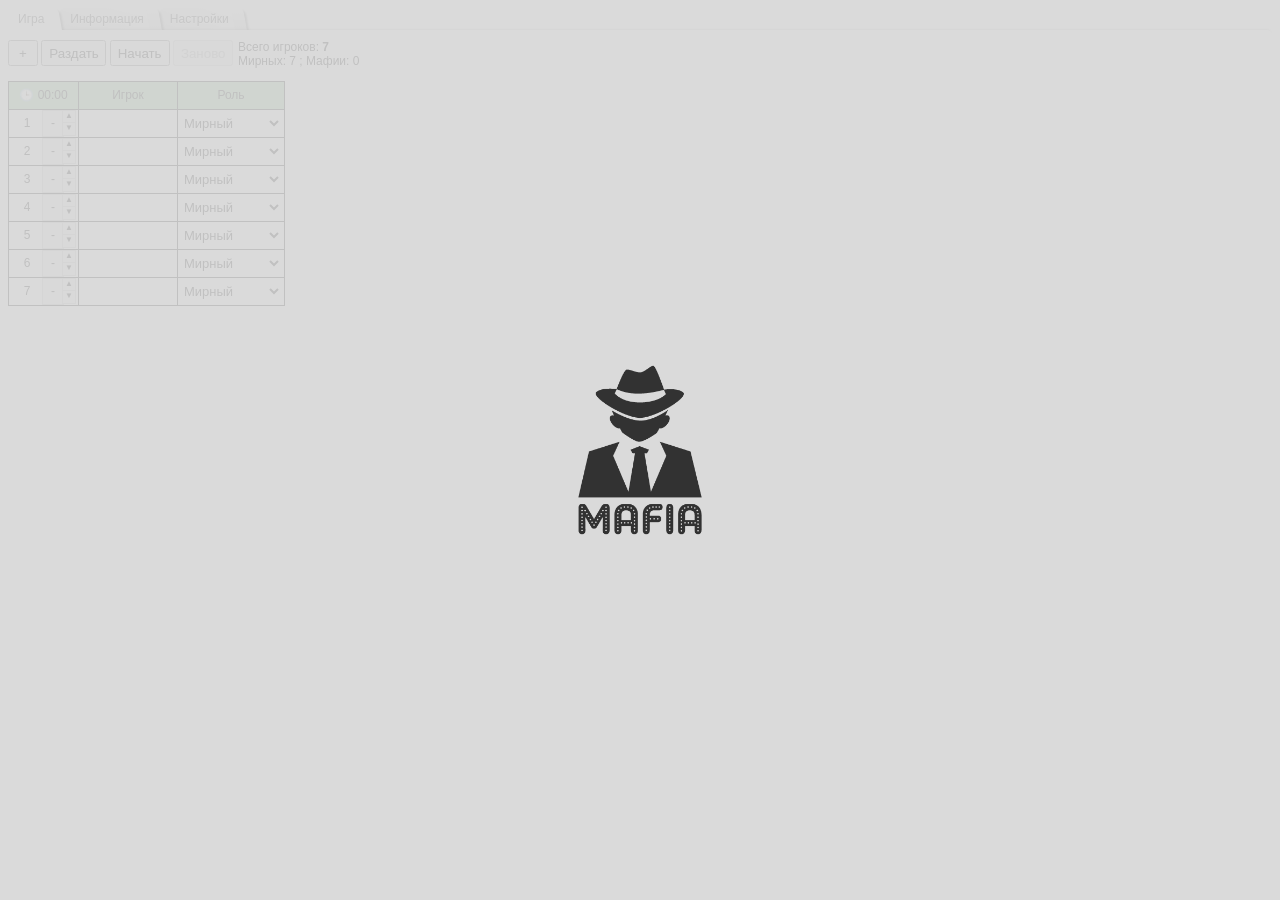
<file: index.html>
<!doctype html>
<html lang="ru-RU">
    <head>
        <title>Мафия-онлайн</title>
        <meta name="viewport" content="width=device-width, initial-scale=1, maximum-scale=1" />
        <meta charset="UTF-8" />
        <script src="js/jquery-4.0.0.min.js"></script>
        <script src="js/config.js"></script>
        <script src="js/fnc.js"></script>
        <link id="lcss" rel="stylesheet" href="css/style_small.css" type="text/css" media="all" />
    </head>
    <!--
	Версия 3.3
	Модификация для "Gold Mafia Online": Павел Сысоев ( pashulik@mail.ru )
	Первочальный автор скрипта (исключая jquery): Анатолий Веснин - avesnin.ru ( http://habrahabr.ru/users/avesnin ) 
	!-->
    <body>
        <ul id="tabs">
            <li><a href="#" title="tab1">Игра</a></li>
            <li><a href="#" title="tab2">Информация</a></li>
            <li><a href="#" title="tab3">Настройки</a></li>
        </ul>

        <div id="content">
            <div id="tab1">
                <div id="dGameBtns">
                    <input id="btnGamerAdd" type="button" value="+" title="Добавить игрока" />
                    <input id="btnSpreadRoles" type="button" value="Раздать" title="Раздать роли" disabled />
                    <input id="btnBegin" type="button" value="Начать" title="Начать игру" disabled />
                    <input id="btnReset" type="button" value="Заново" title="Заново начать игру" disabled />
                </div>
                <div id="dInfo">&nbsp;</div>
                <div id="cover" class="clear table left">
                    <div class="tr" id="tr0">
                        <div class="th clNums"></div>
                        <div class="th clNames"></div>
                        <div class="th clRoles"></div>
                    </div>
                </div>
                <div id="dBtnRounds">&nbsp;</div>
                <div id="dDebug">&nbsp;</div>
            </div>

            <div id="tab2">
                <div>
                    <h3>Обозначения</h3>
					<ol>
					<table class="symbol-table">
						<tr><td class="sym-icon">❢</td><td>			– фол (предупреждение) игроку</td></tr>
						<tr><td class="sym-icon">✔</td><td>		– шериф проверил</td></tr>
						<tr><td class="sym-icon">✚</td><td>			– доктор лечил</td></tr>
						<tr><td class="sym-icon">✘</td><td>			– мафия убила</td></tr>
						<tr><td class="sym-icon">M</td><td>			– маньяк убил</td></tr>
						<tr><td class="sym-icon">Ф</td><td>			– фея усыпила</td></tr>
						<tr><td class="sym-icon">❤</td><td>		– красотка очаровала</td></tr>
						<tr><td class="sym-icon">В</td><td>			– вор украл роль</td></tr>
						<tr><td class="sym-icon">&#9760;</td><td>	– смертник подорвал</td></tr>
						<tr><td class="sym-icon">✕</td><td>			– расстрел (казнь) днём</td></tr>
						<tr><td class="sym-icon">💥</td><td>		– взрыв шахида</td></tr>
						<tr><td class="sym-icon">⚡</td><td>		– смерть от взрыва шахида</td></tr>
						<tr><td height="8px"></td><td></td></tr>
					</table>
					</ol>

                    <h3>Описание ролей</h3>
                    <ol>
                        <strong>МИРНЫЙ</strong>
                        - обыватель, обычный мирный житель. Ночью спит. Мирные выигрывают, когда вся мафия мертва.
                        <br /><br />
                        <strong>МАФИЯ</strong>
                        - подручные Дона мафии, противники мирных. Убивают ночью одного из игроков (необязательно). 
						Выигрывают, когда количество мафии (включая Дона) сравнивается с количеством мирных.
                        <br /><br />
                        <strong>ДОН</strong>
                        - главарь мафиозной группировки. Принимает окончательное решение и сообщает номер убитого игрока Ведущему в чате. 
						После этого (только при нечётном количестве игроков и если при этом в игре нет роли Доктора) ищет Шерифа, 
						запрашивая у Ведущего роль игрока. После убийства Дона, ведущему пишет любой игрок с ролью Мафия.
                        <br /><br />
                        <strong>ШЕРИФ</strong>
                        (Комиссар) - мирный житель. Ночью запрашивает у Ведущего в чате роль одного из игроков (мирный
                        или мафия без уточнения).
                        <br /><br />
                        <strong>ДОКТОР</strong>
                        - мирный житель. Лечит любого игрока ночью на свое усмотрение, но нельзя лечить одного и того же
                        игрока две ночи подряд (через раз можно). Также доктор может лечить самого себя, но всего один
                        раз за игру.
                        <br /><br />
                        <strong>БЕССМЕРТНЫЙ</strong>
                        - мирный житель. Ночью спит. Мафия не может убить его ночью, кроме того случая, когда вор
                        «украл» его роль. Однако он может взорваться вместе с Шахидом, его может убить ночью Маньяк, а
                        также его могут казнить днём.
                        <br /><br />
                        <strong>МАНЬЯК</strong>
                        - играет за мирных жителей. Ночью убивает одного игрока, стараясь найти мафию. Самоубиться маньяк не может.
                        <br /><br />
                        <strong>ВОР</strong>
                        - играет за мирных жителей. Ночью указывает игрока, у которого ворует роль. Этот игрок не знает,
                        что его роль своровали и выполняет своё действие, но это не будет иметь значения. Чтобы мафия не
                        смогла убить, роль должна быть украдена именно у Дона. Если вор крадёт роль Бессмертного, то на эту
                        ночь он сам того не зная становится бессмертным и не может быть убит мафией. Если же Вор украл 
						роль у Шахида, то он при убийстве не взрывает вместе с собой соседних игроков, а погибает один, 
						как обычный игрок. Нельзя воровать роль у одного и того же игрока две ночи подряд.
                        <br /><br />
                        <strong>КРАСОТКА</strong>
                        - мирный житель. Ночью указывает игрока, которого будет спасать от мафии. Если мафия пытается
                        убить этого игрока, то он не умирает. Если мафия убивает Красотку, то умирает и спасаемый ею
                        игрок. Нельзя ходить к одному и тому же игроку две ночи подряд и к себе.
                        <br /><br />
                        <strong>СМЕРТНИК</strong>
                        - играет за мирных жителей. Ночью спит. Днём в любой момент до начала голосования имеет право по 
						своему желанию взорвать любого игрока вместе с собой. 
						При его казни днём также может забрать с собой одного игрока, сообщив об этом в своём последнем слове. 
						Если его убивают ночью, то он погибает один, как обычный игрок.
                        <br /><br />
                        <strong>ШАХИД</strong>
                        - играет за мирных жителей. Если его убивают, то вместе с ним погибают два соседних по номерам
                        игрока, если они ещё в игре (первый и последний номера считаются соседними).
                        <br /><br />
                        <strong>ФЕЯ</strong>
                        - мирный житель. Ночью выбирает игрока, который следующим днём не сможет говорить и голосовать, то есть спит. 
						Этого игрока нельзя выставлять на голосование, но его может взорвать вместе с собой Смертник и Шахид. 
						Нельзя ходить к одному и тому же игроку две ночи подряд и к себе.
                        <br /><br />
                    </ol>

                    &nbsp;ℹ️
                    <i>Роли назначаются игрокам случайным образом и присылаются Ведущим каждому участнику в личном
                        сообщении Zoom. Мафиози также получают номера всех остальных игроков мафиозной группировки с
                        указанием кто Дон.
					</i> 
					<br /><br />

                    <h4>Количество мафии (включая Дона) при общей численности игроков</h4>
                    <ol>
                        • &nbsp;&nbsp;<strong>6</strong> игроков — 1 мафия;<br />
                        • &nbsp;&nbsp;<strong>7-9</strong> игроков — 2 мафии;<br />
                        • &nbsp;&nbsp;<strong>9</strong> (с доктором) — 3 мафии;<br />
                        • &nbsp;&nbsp;<strong>10-11</strong> игроков — 3 мафии;<br />
                        • &nbsp;&nbsp;<strong>11</strong> (с доктором) — 4 мафии;<br />
                        • &nbsp;&nbsp;<strong>12-14</strong> игроков — 4 мафии;<br />
                        • &nbsp;&nbsp;<strong>14</strong> (с доктором) — 5 мафии;<br />
                        • &nbsp;&nbsp;<strong>15-16</strong> игроков — 5 мафии.<br /><br />
                    </ol>

                    <h3>Наши правила игры в Мафию-онлайн</h3>
                    <ol>
                        <!--1-->
                        <li>
                            Мы играем в закрытую Мафию - это значит, что каждый игрок во время своей речи может
                            вскрыться под любой ролью, которая присутствует в текущей игре.
                        </li>
                        <br />
                        <!--2-->
                        <li>
                            Игра взакрытую дает право мафии убить одного из своих (самоубиться) или не убивать никого.
                        </li>
                        <br />
                        <!--3-->
                        <li>
                            Время речи каждого игрока - не более 1 минуты, за это время необходимо успеть сообщить номер
                            игрока, выдвигаемого на голосование. После срабатывания таймера или сообщения ведущего о
                            том, что время закончилось, нужно незамедлительно прекратить монолог и выключить свой микрофон.
                        </li>
                        <br />
                        <!--4-->
                        <li>
                            Игрок, который говорит первым после ночи, имеет право перед голосованием на дополнительное
                            слово (не более 30 секунд). Выдвинуть игрока на голосование он может только в свою первую речь.
                        </li>
                        <br />
                        <!--5-->
                        <li>Запрещено перебивать говорящего! Жестикулировать при этом можно сколько угодно.</li>
                        <br />
                        <!--6-->
                        <li>
                            Игрок может не выдвигать на голосование никого во время своей речи, но обязан отдать свой
                            голос против одного из выставленных игроков на общем голосовании. Если кто-то не проголосовал, 
							то его голос уходит против последнего выдвинутого на голосование игрока.
                        </li>
                        <br />
                        <!--7-->
                        <li>
                            Если на голосование выдвинуто менее двух игроков, то голосование не состоится и все остаются живы.
                        </li>
                        <br />
                        <!--8-->
                        <li>Днём из игры выбывает тот, против кого проголосовало большинство.</li>
                        <br />
                        <!--9-->
                        <li>
                            Если на голосовании несколько игроков получили одинаковое количество голосов, то им
                            предоставляется дополнительное слово (не более 30 секунд), после чего происходит повторное
                            голосование. Выставленные на голосование игроки не имеют права голоса при повторном
                            голосовании. Если по результатам переголосования номинированные игроки опять набирают
                            голосов поровну, то они остаются в игре.
                        </li>
                        <br />
                        <!--10-->
                        <li>
                            Убитый игрок после последнего слова (не более 30 секунд) самостоятельно выключает свой звук
                            и видео и до конца игры больше не включает их, а также не пользуется чатом и реакциями в Zoom.
                        </li>
                        <br />
                        <!--11-->
                        <li>Убитый игрок не должен вмешиваться или как-то влиять на ход игры.</li>
                        <br />
                        <!--12-->
                        <li>
                            Спящие ночью игроки не включают свой звук и видео до тех пор, пока Ведущий не попросит их проснуться.
                        </li>
                        <br />
                        <!--13-->
                        <li>
                            Чат в Zoom предназначен только для ночной переписки мафии между собой, а также для переписки
                            Ведущего с доном, шерифом, доктором, маньяком, красоткой и вором.
                        </li>
                        <br />
                        <!--14-->
                        <li>Сообщения ВСЕМ в чате Zoom во время игры запрещены!</li>
                        <br />
                        <!--15-->
                        <li>
                            Первый зашедший по ссылке в Zoom получает иммунитет на первую игру - этого игрока в первую
                            ночь не могут убить или проверить, но он может взорваться вместе с Шахидом.
                        </li>
                        <br />
                        <!--16-->
                        <li>Первый убитый в игре получает иммунитет на следующую игру.</li>
                        <br />
                        <!--17-->
                        <li>
                            Если опоздавший игрок заходит в Zoom и видит, что игра уже идёт, он отключает свой звук и
                            видео и ожидает начала новой игры.
                        </li>
                        <br />
                        <!--18-->
                        <li>
                            Запрещённые слова и их вариации: "100%", "клянусь" и тп. Нельзя вообще что-либо обещать или
                            просить пообещать. Мат разрешён в разумных пределах.
                        </li>
                        <br />
                        <!--19-->
                        <li>
                            Категорически запрещено оскорблять, хамить, грубить и "наезжать" на других игроков и Ведущего!
                        </li>
                        <br />
                        <!--20-->
                        <li>
                            Запрещено спорить с Ведущим. При любой спорной ситуации в игре окончательное решение всегда остаётся за Ведущим!
                        </li>
                        <br />
                        <!--21-->
                        <li>
                            Участник с игровой картой не обязан исполнять своё ночное действие и может отказаться от
                            него, сообщив об этом Ведущему. Исключением является Шахид - его подрыв не зависит от
                            собственных желаний.
                        </li>
                        <br />
                        <!--22-->
                        <li>
                            За каждое нарушение правил игрок получает фол (предупреждение). Фолы накопительные и
                            действуют одну игру. Всего игрок может набрать до 5 фолов включительно:
                            <br />
                            • &nbsp;&nbsp;1 фол — предупреждение;<br />
                            • &nbsp;&nbsp;2 фол — предупреждение;<br />
                            • &nbsp;&nbsp;3 фол — игрок лишается права говорить днём;<br />
                            • &nbsp;&nbsp;4 фол — игрок лишается права голосовать, собственный голос аннулируется и не идёт против себя;<br />
                            • &nbsp;&nbsp;5 фол — игрок покидает текущую игру без права последнего слова.
                        </li>
                    </ol>
                </div>
            </div>

            <div id="tab3">
                <div style="padding: 10px">
                    <h3 style="margin-top: 10px">Настройки ролей</h3>
                    <p style="color: #666; margin-bottom: 10px">
                        Отметьте роли, которые будут участвовать в игре и укажите минимальное количество игроков для каждой роли:
                    </p>

                    <div style="margin-bottom: 15px; background: #f9f9f9; padding: 15px 15px 5px 15px; border-radius: 5px; border: 1px solid #ddd;">
                        <table style="width: 100%; border-collapse: collapse">
                            <tr style="border-bottom: 1px solid #ddd">
                                <th style="text-align: left; padding: 8px">Роль</th>
                                <th style="text-align: center; padding: 8px">Участвует</th>
                                <th style="text-align: center; padding: 8px">Минимум игроков</th>
                            </tr>
                            <tr>
                                <td style="padding: 8px">Дон</td>
                                <td style="text-align: center; padding: 0px">
                                    <input type="checkbox" id="rolePlay3" checked />
                                </td>
                                <td style="text-align: center; padding: 0px">
                                    <input
                                        type="number"
                                        id="roleMin3"
                                        min="1"
                                        max="30"
                                        value="7"
                                        style="width: 60px; text-align: center"
                                    />
                                </td>
                            </tr>
                            <tr style="background: #f0f0f0">
                                <td style="padding: 8px">Шериф</td>
                                <td style="text-align: center; padding: 0px">
                                    <input type="checkbox" id="rolePlay4" checked />
                                </td>
                                <td style="text-align: center; padding: 0px">
                                    <input
                                        type="number"
                                        id="roleMin4"
                                        min="1"
                                        max="30"
                                        value="7"
                                        style="width: 60px; text-align: center"
                                    />
                                </td>
                            </tr>
                            <tr>
                                <td style="padding: 8px">Доктор</td>
                                <td style="text-align: center; padding: 0px">
                                    <input type="checkbox" id="rolePlay5" checked />
                                </td>
                                <td style="text-align: center; padding: 0px">
                                    <input
                                        type="number"
                                        id="roleMin5"
                                        min="1"
                                        max="30"
                                        value="6"
                                        style="width: 60px; text-align: center"
                                    />
                                </td>
                            </tr>
                            <tr style="background: #f0f0f0">
                                <td style="padding: 8px">Красотка</td>
                                <td style="text-align: center; padding: 0px">
                                    <input type="checkbox" id="rolePlay6" />
                                </td>
                                <td style="text-align: center; padding: 0px">
                                    <input
                                        type="number"
                                        id="roleMin6"
                                        min="1"
                                        max="30"
                                        value="7"
                                        style="width: 60px; text-align: center"
                                    />
                                </td>
                            </tr>
                            <tr>
                                <td style="padding: 8px">Маньяк</td>
                                <td style="text-align: center; padding: 0px">
                                    <input type="checkbox" id="rolePlay7" checked />
                                </td>
                                <td style="text-align: center; padding: 0px">
                                    <input
                                        type="number"
                                        id="roleMin7"
                                        min="1"
                                        max="30"
                                        value="12"
                                        style="width: 60px; text-align: center"
                                    />
                                </td>
                            </tr>
                            <tr style="background: #f0f0f0">
                                <td style="padding: 8px">Бессмертный</td>
                                <td style="text-align: center; padding: 0px">
                                    <input type="checkbox" id="rolePlay8" />
                                </td>
                                <td style="text-align: center; padding: 0px">
                                    <input
                                        type="number"
                                        id="roleMin8"
                                        min="1"
                                        max="30"
                                        value="7"
                                        style="width: 60px; text-align: center"
                                    />
                                </td>
                            </tr>
                            <tr>
                                <td style="padding: 8px">Вор</td>
                                <td style="text-align: center; padding: 0px">
                                    <input type="checkbox" id="rolePlay9" checked />
                                </td>
                                <td style="text-align: center; padding: 0px">
                                    <input
                                        type="number"
                                        id="roleMin9"
                                        min="1"
                                        max="30"
                                        value="11"
                                        style="width: 60px; text-align: center"
                                    />
                                </td>
                            </tr>
                            <tr style="background: #f0f0f0">
                                <td style="padding: 8px">Смертник</td>
                                <td style="text-align: center; padding: 0px">
                                    <input type="checkbox" id="rolePlay10" />
                                </td>
                                <td style="text-align: center; padding: 0px">
                                    <input
                                        type="number"
                                        id="roleMin10"
                                        min="1"
                                        max="30"
                                        value="15"
                                        style="width: 60px; text-align: center"
                                    />
                                </td>
                            </tr>
                            <tr>
                                <td style="padding: 8px">Шахид</td>
                                <td style="text-align: center; padding: 0px">
                                    <input type="checkbox" id="rolePlay11" checked />
                                </td>
                                <td style="text-align: center; padding: 0px">
                                    <input
                                        type="number"
                                        id="roleMin11"
                                        min="1"
                                        max="30"
                                        value="15"
                                        style="width: 60px; text-align: center"
                                    />
                                </td>
                            </tr>
							<tr style="background: #f0f0f0">
								<td style="padding: 8px">Фея</td>
								<td style="text-align: center; padding: 0px">
									<input type="checkbox" id="rolePlay12" />
								</td>
								<td style="text-align: center; padding: 0px">
									<input type="number" id="roleMin12" min="1" max="30" value="8" style="width: 60px; text-align: center" />
								</td>
							</tr>							
							
                        </table>

                        <div style="margin-top: 15px; text-align: left">
                            <button
                                onclick="saveRoleSettings()"
                                style="
                                    padding: 8px 20px;
                                    background: #4caf50;
                                    color: white;
                                    border: none;
                                    border-radius: 3px;
                                    cursor: pointer;
									margin-right: 10px;
									margin-bottom: 10px;
                                "
                            >
                                Сохранить настройки ролей
                            </button>

                            <button
                                onclick="resetRoleSettings()"
                                style="
                                    padding: 8px 20px;
                                    background: #ff9800;
                                    color: white;
                                    border: none;
                                    border-radius: 3px;
                                    cursor: pointer;
                                "
                            >
                                Сбросить
                            </button>
							
                        </div>
                    </div>
                    <div style="font-size: 11px; color: #999; margin-left: 15px; margin-top: 20px">
                        <strong>Примечание:</strong> Мирные жители и Мафия всегда участвуют в игре. Роли раздаются
                        только при достижении указанного минимального количества игроков.
                    </div>

                    <br /><br />
                    <h3>Настройки фолов</h3>
                    <div style="margin-bottom: 20px; background: #f9f9f9; padding: 15px; border-radius: 5px; border: 1px solid #ddd; ">
                        <!-- Строка 1: Фолы днём -->
                        <div style="display: flex; flex-wrap: wrap; align-items: flex-start; padding: 8px 0; gap: 10px">
                            <div style="width: 260px; max-width: 100%; padding: 4px 0">
                                <strong>Использовать фолы днём:</strong>
                            </div>
                            <div style="flex: 1; min-width: 330px; display: flex; align-items: flex-start; gap: 8px">
                                <input
                                    type="checkbox"
                                    id="useFoulsNight"
                                    checked
                                    style="width: 18px; height: 18px; cursor: pointer; flex-shrink: 0; margin-top: 3px"
                                />
                                <span style="color: #555; line-height: 2"
                                    >(включает кнопки фолов в дневные раунды)</span
                                >
                            </div>
                        </div>

                        <!-- Строка 2: Фолы ночью -->
                        <div
                            style="
                                display: flex;
                                flex-wrap: wrap;
                                align-items: flex-start;
                                padding: 8px 0;
                                background: #f0f0f0;
                                margin: 5px 0;
                                border-radius: 3px;
                                gap: 10px;
                            "
                        >
                            <div style="width: 260px; max-width: 100%; padding: 4px 0">
                                <strong>Использовать фолы ночью:</strong>
                            </div>
                            <div style="flex: 1; min-width: 330px; display: flex; align-items: flex-start; gap: 8px">
                                <input
                                    type="checkbox"
                                    id="useFoulsDay"
                                    style="width: 18px; height: 18px; cursor: pointer; flex-shrink: 0; margin-top: 3px"
                                />
                                <span style="color: #555; line-height: 2">(включает кнопки фолов в ночные раунды)</span>
                            </div>
                        </div>

                        <!-- Строка 3: Количество фолов -->
                        <div style="display: flex; flex-wrap: wrap; align-items: flex-start; padding: 8px 0; gap: 10px">
                            <div style="width: 260px; max-width: 100%; padding: 4px 0">
                                <strong>Количество фолов для выбывания:</strong>
                            </div>
                            <div style="flex: 1; min-width: 330px; display: flex; align-items: flex-start; gap: 8px">
                                <input
                                    type="number"
                                    id="maxFoul"
                                    min="1"
                                    max="10"
                                    value="5"
                                    style="width: 50px; padding: 5px; text-align: center; flex-shrink: 0"
                                />
                                <span style="color: #555; line-height: 2"
                                    >(при достижении данного количества фолов игрок выбывает из текущей игры)</span
                                >
                            </div>
                        </div>
                    
                    <div style="margin-top: 15px; text-align: left">
                        <button
                            onclick="saveFoulSettings()"
                            style="
                                padding: 8px 20px;
                                background: #4caf50;
                                color: white;
                                border: none;
                                border-radius: 3px;
                                cursor: pointer;
                                margin-right: 10px;
                            "
                        >
                            Сохранить настройки фолов
                        </button>
                        <!-- <button onclick="resetFoulSettings()" style="padding:8px 20px; background:#f44336; color:white; border:none; border-radius:3px; cursor:pointer;">Сбросить</button> !-->
                    </div>
					
					</div>
                </div>

            <!--		
			<br /><br />
			<h3>Настройки отображения</h3>
			<div style="margin-bottom:20px;">
				<select id="sCSS">
					<option value="style_big.css">Крупно</option>
					<option value="style_small.css">Мелко</option>
				</select>
				<input type="button" onclick="loadCSS();" value="Загрузить CSS" />
			</div>
			-->

			<br />
			<h3 style="margin-left: 10px">Настройки таймеров</h3>
			<div style="margin:10px; background:#f9f9f9; padding:15px; border-radius:5px; border:1px solid #ddd;">
				<table style="width:100%; border-collapse:collapse;">
					<tr style="border-bottom:1px solid #ccc;">
						<th style="text-align:left; padding:8px;">Параметр</th>
						<th style="text-align:center; padding:8px;">Таймер 1</th>
						<th style="text-align:center; padding:8px;">Таймер 2</th>
					</tr>
					<tr style="background:#f0f0f0;">
						<td style="padding:8px;">Включить звук</td>
						<td style="text-align:center;"><input type="checkbox" id="timer1Enable" checked></td>
						<td style="text-align:center;"><input type="checkbox" id="timer2Enable" checked></td>
					</tr>
					<tr style="background:#f0f0f0;">
						<td style="padding:8px;">Время до окончания (сек)</td>
						<td style="text-align:center;"><input type="number" id="timer1Duration" min="10" max="300" value="60" style="width:80px;"></td>
						<td style="text-align:center;"><input type="number" id="timer2Duration" min="10" max="300" value="30" style="width:80px;"></td>
					</tr>
					<tr>
						<td style="padding:8px;">Короткий сигнал – длительность (сек)</td>
						<td style="text-align:center;"><input type="number" id="timer1BeepDur" step="0.1" min="0.1" max="2" value="0.5" style="width:80px;"></td>
						<td style="text-align:center;"><input type="number" id="timer2BeepDur" step="0.1" min="0.1" max="2" value="0.5" style="width:80px;"></td>
					</tr>
					<tr>
						<td style="padding:8px;">Короткий сигнал – частота (Гц)</td>
						<td style="text-align:center;"><input type="number" id="timer1BeepFreq" min="200" max="4000" value="600" style="width:80px;"></td>
						<td style="text-align:center;"><input type="number" id="timer2BeepFreq" min="200" max="4000" value="600" style="width:80px;"></td>
					</tr>
					<tr>
						<td style="padding:8px;">Короткий сигнал – громкость (0–1)</td>
						<td style="text-align:center;"><input type="number" id="timer1BeepVol" step="0.1" min="0" max="1" value="0.8" style="width:80px;"></td>
						<td style="text-align:center;"><input type="number" id="timer2BeepVol" step="0.1" min="0" max="1" value="0.8" style="width:80px;"></td>
					</tr>
					<tr style="background:#f0f0f0;">
						<td style="padding:8px;">Финальный сигнал – длительность (сек)</td>
						<td style="text-align:center;"><input type="number" id="timer1AlarmDur" step="0.5" min="0.5" max="5" value="1.5" style="width:80px;"></td>
						<td style="text-align:center;"><input type="number" id="timer2AlarmDur" step="0.5" min="0.5" max="5" value="1.5" style="width:80px;"></td>
					</tr>
					<tr style="background:#f0f0f0;">
						<td style="padding:8px;">Финальный сигнал – частота (Гц)</td>
						<td style="text-align:center;"><input type="number" id="timer1AlarmFreq" min="200" max="4000" value="1200" style="width:80px;"></td>
						<td style="text-align:center;"><input type="number" id="timer2AlarmFreq" min="200" max="4000" value="1200" style="width:80px;"></td>
					</tr>
					<tr style="background:#f0f0f0;">
						<td style="padding:8px;">Финальный сигнал – громкость (0–1)</td>
						<td style="text-align:center;"><input type="number" id="timer1AlarmVol" step="0.1" min="0" max="1" value="0.8" style="width:80px;"></td>
						<td style="text-align:center;"><input type="number" id="timer2AlarmVol" step="0.1" min="0" max="1" value="0.8" style="width:80px;"></td>
					</tr>										
					<tr>
						<td style="padding:20px 8px 8px 40px;">Проверка короткого сигнала:</td>
						<td style="text-align:center;"><button id="testTimer1ShortBtn" style="background:#FF9800; color:white; border:none; padding:4px 8px; border-radius:5px; margin:15px 0px 3px 0px; width:85px;">Тест</button></td>
						<td style="text-align:center;"><button id="testTimer2ShortBtn" style="background:#FF9800; color:white; border:none; padding:4px 8px; border-radius:5px; margin:15px 0px 3px 0px; width:85px;">Тест</button></td>
					</tr>
					<tr>
						<td style="padding:8px 8px 20px 40px;">Проверка финального сигнала:</td>
						<td style="text-align:center;"><button id="testTimer1LongBtn" style="background:#2196F3; color:white; border:none; padding:4px 8px; border-radius:5px; margin:3px 0px 15px 0px; width:85px;">Тест</button></td>
						<td style="text-align:center;"><button id="testTimer2LongBtn" style="background:#2196F3; color:white; border:none; padding:4px 8px; border-radius:5px; margin:3px 0px 15px 0px; width:85px;">Тест</button></td>
					</tr>

				</table>
				<div style="margin-top:10px; text-align:left;">
					<button id="saveTimerSettingsBtn" style="background:#4CAF50; color:white; border:none; padding:8px 20px; border-radius:5px;">Сохранить настройки таймеров</button>
				</div>
			</div>
			<div style="padding-left: 10px">
				<p style="text-align:center; color: #666">
					<a href="history.html" title="История версий" style="color: #666; text-decoration: none;">Версия 3.5</a>
				</p>
			</div>
            </div> <!-- tab3 -->
        </div> <!-- content -->

        <script>
            // Функции для сохранения настроек фолов
            function saveFoulSettings() {
                $useFoulsDay = $("#useFoulsDay").prop("checked");
                $useFoulsNight = $("#useFoulsNight").prop("checked");
                $maxFoul = parseInt($("#maxFoul").val()) || 5;

                // Обновляем глобальные переменные
                window.$useFoulsDay = $useFoulsDay;
                window.$useFoulsNight = $useFoulsNight;
                window.$maxFoul = $maxFoul;

                showSettingsMessage("Настройки фолов сохранены");

                if (typeof $Debug !== "undefined" && $Debug) {
                    console.log("Настройки фолов:", {
                        day: $useFoulsDay,
                        night: $useFoulsNight,
                        maxFoul: $maxFoul,
                    });
                }
            }

            function resetFoulSettings() {
                $("#useFoulsDay").prop("checked", true);
                $("#useFoulsNight").prop("checked", true);
                $("#maxFoul").val(5);

                saveFoulSettings();
                showSettingsMessage("Настройки фолов сброшены к значениям по умолчанию!");
            }

            // Загружаем настройки фолов в интерфейс
            function loadFoulSettingsToUI() {
                $("#useFoulsDay").prop("checked", window.$useFoulsDay !== false);
                $("#useFoulsNight").prop("checked", window.$useFoulsNight !== false);
                $("#maxFoul").val(window.$maxFoul || 5);
            }

			// ========== НАСТРОЙКИ ТАЙМЕРОВ ==========
			function loadTimerSettings() {
				let saved = localStorage.getItem('mafiaTimerSettings');
				let defaults = {
					timer1: { enabled: true, duration: 60, beepDuration: 0.5, beepFreq: 600, beepVolume: 0.8, alarmDuration: 1.5, alarmFreq: 1200, alarmVolume: 0.8 },
					timer2: { enabled: true, duration: 30, beepDuration: 0.5, beepFreq: 600, beepVolume: 0.8, alarmDuration: 1.5, alarmFreq: 1200, alarmVolume: 0.8 }
				};
				let settings = defaults;
				if (saved) {
					try {
						let parsed = JSON.parse(saved);
						settings = { ...defaults, ...parsed };
					} catch(e) {}
				}
				// Применяем к полям ввода
				$('#timer1Enable').prop('checked', settings.timer1.enabled);
				$('#timer1Duration').val(settings.timer1.duration);
				$('#timer1BeepDur').val(settings.timer1.beepDuration);
				$('#timer1BeepFreq').val(settings.timer1.beepFreq);
				$('#timer1BeepVol').val(settings.timer1.beepVolume);
				$('#timer1AlarmDur').val(settings.timer1.alarmDuration);
				$('#timer1AlarmFreq').val(settings.timer1.alarmFreq);
				$('#timer1AlarmVol').val(settings.timer1.alarmVolume);
				
				$('#timer2Enable').prop('checked', settings.timer2.enabled);
				$('#timer2Duration').val(settings.timer2.duration);
				$('#timer2BeepDur').val(settings.timer2.beepDuration);
				$('#timer2BeepFreq').val(settings.timer2.beepFreq);
				$('#timer2BeepVol').val(settings.timer2.beepVolume);
				$('#timer2AlarmDur').val(settings.timer2.alarmDuration);
				$('#timer2AlarmFreq').val(settings.timer2.alarmFreq);
				$('#timer2AlarmVol').val(settings.timer2.alarmVolume);
				
				// Обновляем глобальные переменные для скрипта fnc.js
				window.$timerSettings1 = {
					enabled: settings.timer1.enabled,
					duration: settings.timer1.duration,
					beepDuration: settings.timer1.beepDuration,
					beepFreq: settings.timer1.beepFreq,
					beepVolume: settings.timer1.beepVolume,
					alarmDuration: settings.timer1.alarmDuration,
					alarmFreq: settings.timer1.alarmFreq,
					alarmVolume: settings.timer1.alarmVolume
				};
				window.$timerSettings2 = {
					enabled: settings.timer2.enabled,
					duration: settings.timer2.duration,
					beepDuration: settings.timer2.beepDuration,
					beepFreq: settings.timer2.beepFreq,
					beepVolume: settings.timer2.beepVolume,
					alarmDuration: settings.timer2.alarmDuration,
					alarmFreq: settings.timer2.alarmFreq,
					alarmVolume: settings.timer2.alarmVolume
				};
				
				// Обновляем значения по умолчанию в config.js (для совместимости)
				if (typeof $waitTimerDefault1 !== 'undefined') $waitTimerDefault1 = settings.timer1.duration;
				if (typeof $waitTimerDefault2 !== 'undefined') $waitTimerDefault2 = settings.timer2.duration;
			}

			function saveTimerSettings() {
				let settings = {
					timer1: {
						enabled: $('#timer1Enable').is(':checked'),
						duration: parseInt($('#timer1Duration').val()) || 60,
						beepDuration: parseFloat($('#timer1BeepDur').val()) || 0.5,
						beepFreq: parseInt($('#timer1BeepFreq').val()) || 600,
						beepVolume: parseFloat($('#timer1BeepVol').val()) || 0.8,
						alarmDuration: parseFloat($('#timer1AlarmDur').val()) || 1.5,
						alarmFreq: parseInt($('#timer1AlarmFreq').val()) || 1200,
						alarmVolume: parseFloat($('#timer1AlarmVol').val()) || 0.8
					},
					timer2: {
						enabled: $('#timer2Enable').is(':checked'),
						duration: parseInt($('#timer2Duration').val()) || 30,
						beepDuration: parseFloat($('#timer2BeepDur').val()) || 0.5,
						beepFreq: parseInt($('#timer2BeepFreq').val()) || 600,
						beepVolume: parseFloat($('#timer2BeepVol').val()) || 0.8,
						alarmDuration: parseFloat($('#timer2AlarmDur').val()) || 1.5,
						alarmFreq: parseInt($('#timer2AlarmFreq').val()) || 1200,
						alarmVolume: parseFloat($('#timer2AlarmVol').val()) || 0.8
					}
				};
				localStorage.setItem('mafiaTimerSettings', JSON.stringify(settings));
				loadTimerSettings(); // перезагрузит глобальные переменные
				showSettingsMessage('Настройки таймеров сохранены');
			}

			function playTestSound(timerNum) {
				let settings = timerNum === 1 ? window.$timerSettings1 : window.$timerSettings2;
				if (!settings.enabled) {
					showSettingsMessage('Звук для этого таймера отключён!', 'warning');
					return;
				}
				try {
					let audioCtx = new (window.AudioContext || window.webkitAudioContext)();
					let oscillator = audioCtx.createOscillator();
					let gainNode = audioCtx.createGain();
					oscillator.connect(gainNode);
					gainNode.connect(audioCtx.destination);
					oscillator.frequency.value = settings.alarmFreq;
					gainNode.gain.value = settings.alarmVolume;
					oscillator.start();
					oscillator.stop(audioCtx.currentTime + settings.alarmDuration);
					// небольшая задержка, чтобы контекст не закрылся сразу
					setTimeout(() => { audioCtx.close(); }, (settings.alarmDuration + 0.2) * 1000);
				} catch(e) {
					console.log('Web Audio не поддерживается');
				}
			}

			$(document).ready(function() {
				loadTimerSettings();
				$('#saveTimerSettingsBtn').click(saveTimerSettings);
				$('#testTimer1Btn').click(() => playTestSound(1));
				$('#testTimer2Btn').click(() => playTestSound(2));
			});


function playTestBeep(timerNum) {
    let settings = timerNum === 1 ? window.$timerSettings1 : window.$timerSettings2;
    if (!settings || !settings.enabled) {
        showSettingsMessage('Звук для этого таймера отключён!', 'warning');
        return;
    }
    try {
        let audioCtx = new (window.AudioContext || window.webkitAudioContext)();
        let oscillator = audioCtx.createOscillator();
        let gainNode = audioCtx.createGain();
        oscillator.connect(gainNode);
        gainNode.connect(audioCtx.destination);
        oscillator.frequency.value = settings.beepFreq;
        gainNode.gain.value = settings.beepVolume;
        oscillator.start();
        oscillator.stop(audioCtx.currentTime + settings.beepDuration);
        setTimeout(() => { audioCtx.close(); }, (settings.beepDuration + 0.2) * 1000);
    } catch(e) {
        console.log('Web Audio не поддерживается');
    }
}

function playTestAlarm(timerNum) {
    let settings = timerNum === 1 ? window.$timerSettings1 : window.$timerSettings2;
    if (!settings || !settings.enabled) {
        showSettingsMessage('Звук для этого таймера отключён!', 'warning');
        return;
    }
    try {
        let audioCtx = new (window.AudioContext || window.webkitAudioContext)();
        let oscillator = audioCtx.createOscillator();
        let gainNode = audioCtx.createGain();
        oscillator.connect(gainNode);
        gainNode.connect(audioCtx.destination);
        oscillator.frequency.value = settings.alarmFreq;
        gainNode.gain.value = settings.alarmVolume;
        oscillator.start();
        oscillator.stop(audioCtx.currentTime + settings.alarmDuration);
        setTimeout(() => { audioCtx.close(); }, (settings.alarmDuration + 0.2) * 1000);
    } catch(e) {
        console.log('Web Audio не поддерживается');
    }
}

$(document).ready(function() {
    loadTimerSettings();
    $('#saveTimerSettingsBtn').click(saveTimerSettings);
    $('#testTimer1ShortBtn').click(() => playTestBeep(1));
    $('#testTimer1LongBtn').click(() => playTestAlarm(1));
    $('#testTimer2ShortBtn').click(() => playTestBeep(2));
    $('#testTimer2LongBtn').click(() => playTestAlarm(2));
});




            // Дополняем существующую функцию загрузки настроек
            $(document).ready(function () {
                // Наблюдаем за изменением вкладок
                $("#tabs a").click(function () {
                    if ($(this).prop("title") === "tab3") {
                        // Загружаем настройки ролей в интерфейс
                        if (typeof loadRoleSettingsToUI === "function") {
                            setTimeout(loadRoleSettingsToUI, 100);
                        }
                        // Загружаем настройки фолов
                        loadFoulSettingsToUI();
                    }
                });

                // Принудительная загрузка настроек через 1 секунду после загрузки страницы
                setTimeout(function () {
                    if (typeof loadRoleSettingsToUI === "function") {
                        loadRoleSettingsToUI();
                    }
                    loadFoulSettingsToUI();
                }, 1000);
            });
        </script>

        <style>
            #hellopreloader > p {
                display: none;
            }
            #hellopreloader_preload {
                display: block;
                position: fixed;
                z-index: 99999;
                top: 0;
                left: 0;
                width: 100%;
                height: 100%;
                min-width: auto;
                background: #d6d6d6 url(images/preload.png) center center no-repeat;
                background-size: 250px;
            }
        </style>

        <div id="hellopreloader"><div id="hellopreloader_preload"></div></div>

        <script>
            var hellopreloader = document.getElementById("hellopreloader_preload");
            function fadeOutnojquery(el) {
                el.style.opacity = 1;
                var interhellopreloader = setInterval(function () {
                    el.style.opacity = el.style.opacity - 0.05;
                    if (el.style.opacity <= 0.05) {
                        clearInterval(interhellopreloader);
                        hellopreloader.style.display = "none";
                    }
                }, 16);
            }
            window.onload = function () {
                setTimeout(function () {
                    fadeOutnojquery(hellopreloader);
                }, 1000);
            };
        </script>

        <script>
            // Автоматическое открытие вкладки при загрузке страницы
            window.addEventListener("load", function () {
                // Проверяем разные варианты параметров
                const urlParams = new URLSearchParams(window.location.search);
                const hash = window.location.hash;

                // Вариант 1: Через hash #info
                if (hash === "#info") {
                    document.querySelector('a[title="tab2"]').click();
                }
                // Вариант 2: Через параметр ?tab=info
                else if (urlParams.get("tab") === "info") {
                    document.querySelector('a[title="tab2"]').click();
                }
                // Вариант 3: Через параметр ?open=information
                else if (urlParams.get("open") === "information") {
                    document.querySelector('a[title="tab2"]').click();
                }
            });
        </script>

        <script>
            // Обновляем URL при клике на вкладки
            document.querySelectorAll("#tabs a").forEach(function (tab) {
                tab.addEventListener("click", function () {
                    if (this.title === "tab2") {
                        window.location.hash = "info";
                    } else if (this.title === "tab1") {
                        window.location.hash = "";
                    }
                });
            });
        </script>

        <script>
            // Загружаем настройки ролей в интерфейс при открытии вкладки "Настройки"
            $(document).ready(function () {
                // Наблюдаем за изменением вкладок
                $("#tabs a").click(function () {
                    if ($(this).prop("title") === "tab3") {
                        // Загружаем настройки ролей в интерфейс
                        if (typeof loadRoleSettingsToUI === "function") {
                            setTimeout(loadRoleSettingsToUI, 100);
                        }
                    }
                });

                // Принудительная загрузка настроек через 1 секунду после загрузки страницы
                setTimeout(function () {
                    if (typeof loadRoleSettingsToUI === "function") {
                        loadRoleSettingsToUI();
                    }
                }, 1000);
            });

            // Проверка, что функции определены
            console.log("Функции доступны:", {
                saveRoleSettings: typeof saveRoleSettings,
                resetRoleSettings: typeof resetRoleSettings,
                loadRoleSettingsToUI: typeof loadRoleSettingsToUI,
            });
        </script>

		<script>
		$(document).ready(function() {
			// Глобальный флаг изменений
			window.settingsChanged = false;

			function markChanged() {
				window.settingsChanged = true;
			}

			function discardSettingsChanges() {
				if (typeof loadRoleSettingsToUI === 'function') {
					loadRoleSettingsToUI();
				}
				if (typeof loadFoulSettingsToUI === 'function') {
					loadFoulSettingsToUI();
				}
				if (typeof loadTimerSettings === 'function') {
					loadTimerSettings();
				}
				window.settingsChanged = false;
			}

			function saveAllSettings() {
				var originalShow = window.showSettingsMessage;
				window.showSettingsMessage = function() {};
				if (typeof saveRoleSettings === 'function') {
					saveRoleSettings();
				}
				if (typeof saveFoulSettings === 'function') {
					saveFoulSettings();
				}
				if (typeof saveTimerSettings === 'function') {
					saveTimerSettings();
				}
				window.showSettingsMessage = originalShow;
				if (typeof showSettingsMessage === 'function') {
					showSettingsMessage('Настройки сохранены');
				}
				window.settingsChanged = false;
			}

			// Переопределяем функции сохранения для ролей и фолов (они глобальные)
			if (typeof saveRoleSettings === 'function') {
				var originalSaveRole = window.saveRoleSettings;
				window.saveRoleSettings = function() {
					originalSaveRole();
					window.settingsChanged = false;
				};
			}
			if (typeof saveFoulSettings === 'function') {
				var originalSaveFoul = window.saveFoulSettings;
				window.saveFoulSettings = function() {
					originalSaveFoul();
					window.settingsChanged = false;
				};
			}

			// Для таймеров – переопределяем глобальную, если она есть, и добавляем явный обработчик
			if (typeof saveTimerSettings === 'function') {
				var originalSaveTimer = window.saveTimerSettings;
				window.saveTimerSettings = function() {
					originalSaveTimer();
					window.settingsChanged = false;
				};
			}

			// Явно привязываемся к кнопке сохранения таймеров (на случай, если функция не глобальная)
			$('#saveTimerSettingsBtn').on('click', function() {
				// Оригинальный обработчик уже сработает, мы просто сбрасываем флаг после него
				setTimeout(function() {
					window.settingsChanged = false;
				}, 100);
			});

			// Отслеживаем изменения на вкладке настроек
			$('#tab3').on('change input', 'input[type="checkbox"], input[type="number"]', function() {
				markChanged();
			});

			function switchTab(targetTab) {
				for (var i = 1; i <= 3; i++) {
					$("#content #tab" + i).hide();
				}
				$("#tabs li").attr("id", "");
				$("#tabs a[title='"+targetTab+"']").parent().attr("id", "current");
				$("#" + targetTab).fadeIn();
			}

			$('#tabs a').off('click').on('click', function(e) {
				e.preventDefault();
				var targetTab = $(this).attr('title');

				if ((targetTab === 'tab1' || targetTab === 'tab2') && window.settingsChanged) {
					var modalHtml = '<div id="settingsChangeModal" style="position:fixed;top:50%;left:50%;transform:translate(-50%,-50%);background:#fff;padding:20px;border:2px solid #ff9800;border-radius:10px;z-index:10000;box-shadow:0 0 20px rgba(0,0,0,0.3);min-width:300px;text-align:center;">' +
						'<h3 style="margin-top:0;color:#ff9800;">Изменения в настройках</h3>' +
						'<p>Вы изменили настройки. Сохранить изменения?</p>' +
						'<div style="margin-top:20px;display:flex;gap:10px;justify-content:center;flex-wrap:wrap;">' +
						'<button id="saveSettingsBtn" style="background:#4CAF50;color:white;border:none;padding:8px 20px;border-radius:5px;cursor:pointer;">Сохранить</button>' +
						'<button id="discardSettingsBtn" style="background:#f44336;color:white;border:none;padding:8px 20px;border-radius:5px;cursor:pointer;">Отказаться</button>' +
						'<button id="cancelSettingsBtn" style="background:#ccc;border:none;padding:8px 20px;border-radius:5px;cursor:pointer;">Остаться</button>' +
						'</div></div>';
					var overlay = $('<div style="position:fixed;top:0;left:0;width:100%;height:100%;background:rgba(0,0,0,0.5);z-index:9999;"></div>');
					$('body').append(overlay).append(modalHtml);

					$('#saveSettingsBtn').click(function() {
						saveAllSettings();
						$('#settingsChangeModal').remove();
						overlay.remove();
						switchTab(targetTab);
					});

					$('#discardSettingsBtn').click(function() {
						discardSettingsChanges();
						$('#settingsChangeModal').remove();
						overlay.remove();
						switchTab(targetTab);
					});

					$('#cancelSettingsBtn').click(function() {
						$('#settingsChangeModal').remove();
						overlay.remove();
					});

					overlay.click(function() {
						$('#settingsChangeModal').remove();
						overlay.remove();
					});
					return;
				}

				switchTab(targetTab);
			});

			setTimeout(function() {
				if (typeof loadRoleSettingsToUI === 'function') {
					loadRoleSettingsToUI();
				}
				if (typeof loadFoulSettingsToUI === 'function') {
					loadFoulSettingsToUI();
				}
				if (typeof loadTimerSettings === 'function') {
					loadTimerSettings();
				}
			}, 500);
		});
		</script>

    </body>
</html>
</file>
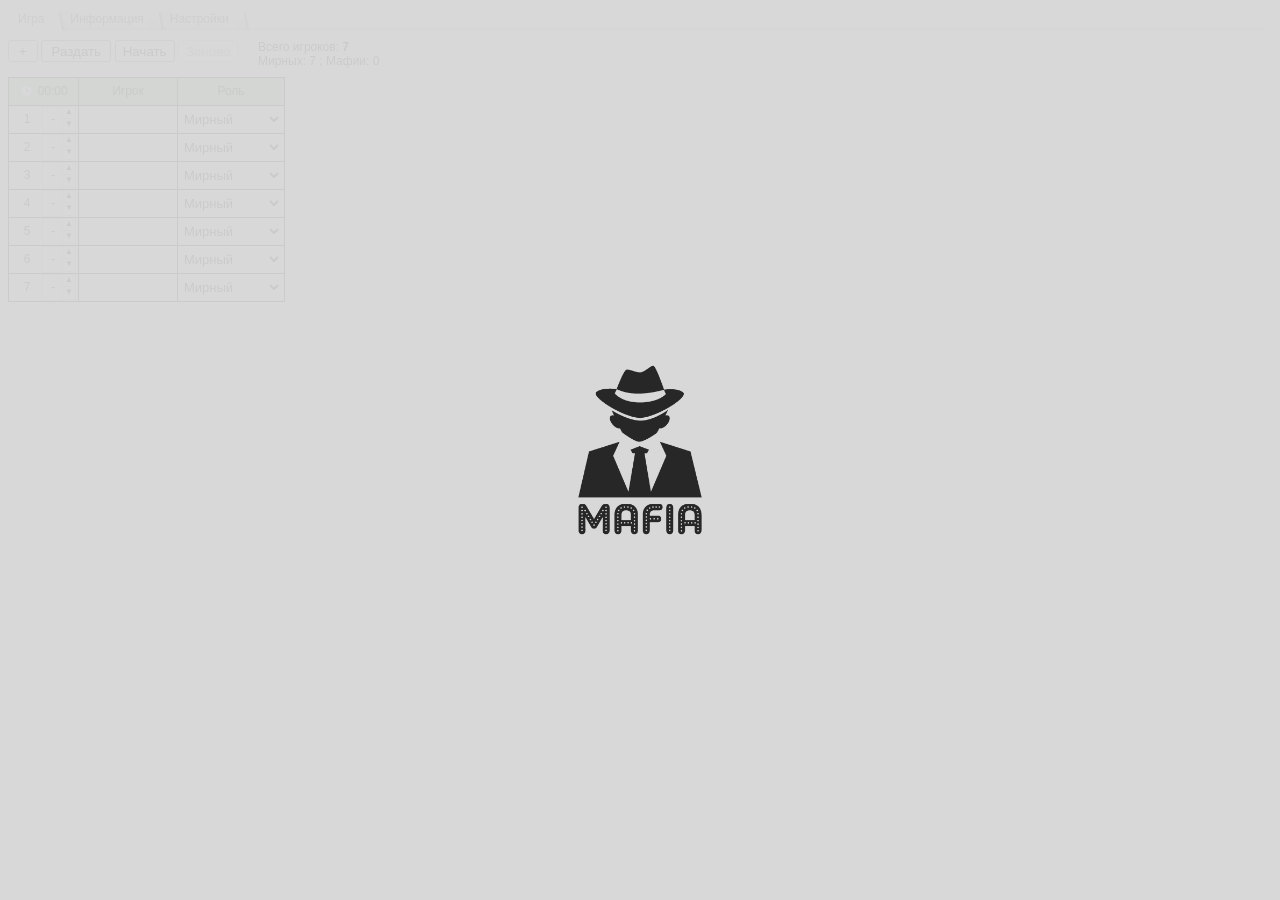
<file: old/3.0/index.html>
<!doctype html>
<html lang="ru-RU">
    <head>
        <title>Мафия-онлайн</title>
        <meta name="viewport" content="width=device-width, initial-scale=1, maximum-scale=1" />
        <meta charset="UTF-8" />
        <script src="js/jquery-4.0.0.min.js"></script>
        <script src="js/config.js"></script>
        <script src="js/fnc.js"></script>
        <link id="lcss" rel="stylesheet" href="css/style_small.css" type="text/css" media="all" />
    </head>
    <!--
	Версия 3.0
	Модификация для "Gold Mafia Online": Павел Сысоев ( pashulik@mail.ru )
	Изначальный автор скрипта (исключая jquery, разумеется): Анатолий Веснин avesnin.ru ( http://habrahabr.ru/users/avesnin ) 
	!-->
    <body>
        <ul id="tabs">
            <li><a href="#" title="tab1">Игра</a></li>
            <li><a href="#" title="tab2">Информация</a></li>
            <li><a href="#" title="tab3">Настройки</a></li>
        </ul>

        <div id="content">
            <div id="tab1">
                <div id="dGameBtns">
                    <input id="btnGamerAdd" type="button" value="+" title="Добавить игрока" />
                    <input id="btnSpreadRoles" type="button" value="Раздать" title="Раздать роли" disabled />
                    <input id="btnBegin" type="button" value="Начать" title="Начать игру" disabled />
                    <input id="btnReset" type="button" value="Заново" title="Заново начать игру" disabled />
                </div>
                <div id="dInfo">&nbsp;</div>
                <div id="cover" class="clear table left">
                    <div class="tr" id="tr0">
                        <div class="th clNums"></div>
                        <div class="th clNames"></div>
                        <div class="th clRoles"></div>
                    </div>
                </div>
                <div id="dBtnRounds">&nbsp;</div>
                <div id="dDebug">&nbsp;</div>
            </div>

            <div id="tab2">
                <div>
                    <h3>Обозначения</h3>
                    <ol>
                        <strong>❢&nbsp;</strong>
                        - фол (предупреждение) игроку<br />
                        <strong>✔</strong>
                        - проверка шерифом<br />
                        <strong>✚</strong>
                        - лечение доктором<br />
                        <strong>✘</strong>
                        - убийство мафией<br />
                        <strong>M</strong>
                        - убийство маньяком<br />
                        ❤ - очарование красоткой<br />
                        <strong>В</strong>
                        - вор украл роль<br />
                        <strong>&#9760;</strong>
                        - взрыв со смертником<br />
                        <strong>✕</strong>
                        - расстрел (казнь, убийство) днём<br />
                        💥 - взрыв шахида<br />
                        ⚡ - смерть от взрыва шахида<br /><br />
                    </ol>
                    <h3>Описание ролей</h3>
                    <ol>
                        <strong>МИРНЫЙ</strong>
                        - обыватель, обычный мирный житель. Ночью спит. Мирные выигрывают, когда вся мафия мертва.
                        <br /><br />
                        <strong>ДОН</strong>
                        - главарь мафиозной группировки. Принимает окончательное решение и сообщает номер убитого игрока
                        Ведущему в чате. После этого (только при нечётном количестве игроков в игре) ищет Шерифа,
                        запрашивая у Ведущего роль игрока. После убийства Дона, Ведущему пишет любой игрок с ролью
                        Мафия.
                        <br /><br />
                        <strong>МАФИЯ</strong>
                        - подручные Дона мафии, противники мирных. Убивают ночью одного из игроков. Выигрывают, когда
                        количество мафии (включая Дона) сравнивается с количеством мирных.
                        <br /><br />
                        <strong>ШЕРИФ</strong>
                        (Комиссар) - мирный житель. Ночью запрашивает у Ведущего в чате роль одного из игроков (мирный
                        или мафия без подробностей).
                        <br /><br />
                        <strong>ДОКТОР</strong>
                        - мирный житель. Лечит любого игрока ночью на свое усмотрение, но нельзя лечить одного и того же
                        игрока две ночи подряд (через раз можно). Также доктор может лечить самого себя, но всего один
                        раз за игру.
                        <br /><br />
                        <strong>БЕССМЕРТНЫЙ</strong>
                        - мирный житель. Ночью спит. Мафия не может убить его ночью, кроме того случая, когда вор
                        «украл» его роль. Однако он может взорваться вместе с Шахидом, его может убить ночью Маньяк, а
                        также его могут казнить днём.
                        <br /><br />
                        <strong>МАНЬЯК</strong>
                        - играет за мирных жителей. Ночью убивает одного игрока, стараясь найти мафию. Самоубиться
                        маньяк не может.
                        <br /><br />
                        <strong>ВОР</strong>
                        - играет за мирных жителей. Ночью указывает игрока, у которого ворует роль. Этот игрок не знает,
                        что его роль своровали и выполняет своё действие, но это не будет иметь значения. Чтобы мафия не
                        смогла убить, требуется украсть роль именно у Дона. Если вор крадёт роль Бессмертного, то на эту
                        ночь он сам того не зная становится бессмертным. Если же Вор украл роль у Шахида, то он при
                        убийстве не взрывает вместе с собой соседних игроков, а погибает один, как обычный игрок. Нельзя
                        воровать роль у одного и того же игрока две ночи подряд..
                        <br /><br />
                        <strong>КРАСОТКА</strong>
                        - мирный житель. Ночью указывает игрока, которого будет спасать от мафии. Если мафия пытается
                        убить этого игрока, то он не умирает. Если мафия убивает Красотку, то умирает и спасаемый ею
                        игрок. Нельзя ходить к одному и тому же игроку две ночи подряд.
                        <br /><br />
                        <strong>СМЕРТНИК</strong>
                        - играет за мирных жителей. Ночью спит. Днём до голосования имеет право по своему желанию
                        взорвать любого игрока вместе с собой. При его казни днём также может забрать с собой одного
                        игрока. Если его убивают ночью, то он погибает один.
                        <br /><br />
                        <strong>ШАХИД</strong>
                        - играет за мирных жителей. Если его убивают, то вместе с ним погибают два соседних по номерам
                        игрока (первый и последний номера рядом), если они ещё в игре.
                        <br /><br />
                    </ol>

                    &nbsp;ℹ️
                    <i
                        >Роли назначаются игрокам случайным образом и присылаются Ведущим каждому участнику в личном
                        сообщении Zoom. Мафиози также получают номера всех остальных игроков мафизной группировки с
                        указанием Дона</i
                    >. <br /><br />

                    <h4>Количество мафии (включая Дона) при общей численности игроков</h4>
                    <ol>
                        • &nbsp;&nbsp;<strong>6</strong>
                        игроков — 1 мафия;<br />
                        • &nbsp;&nbsp;<strong>7</strong>
                        игроков — 2 мафии (мафия в первую ночь только ищет шерифа и не убивает, в последующие ночи
                        только убивает);<br />
                        • &nbsp;&nbsp;<strong>8-9</strong>
                        игроков — 2 мафии;<br />
                        • &nbsp;&nbsp;<strong>10-11</strong>
                        игроков — 3 мафии;<br />
                        • &nbsp;&nbsp;<strong>12-14</strong>
                        игроков — 4 мафии;<br />
                        • &nbsp;&nbsp;<strong>15-16</strong>
                        игроков — 5 мафии.<br /><br />
                    </ol>

                    <h3>Наши правила игры в Мафию-онлайн</h3>
                    <ol>
                        <!--1-->
                        <li>
                            Мы играем в закрытую Мафию - это значит, что каждый игрок во время своей речи может
                            вскрыться под любой ролью, которая присутствует в текущей игре.
                        </li>
                        <br />
                        <!--2-->
                        <li>
                            Игра взакрытую дает право мафии убить одного из своих (самоубиться) или не убивать никого.
                        </li>
                        <br />
                        <!--3-->
                        <li>
                            Время речи каждого игрока - не более 1 минуты, за это время необходимо успеть сообщить номер
                            игрока, выдвигаемого на голосование. После срабатывания таймера или сообщения ведущего о
                            том, что время закончилось, нужно незамедлительно прекратить монолог и выключить свой
                            микрофон.
                        </li>
                        <br />
                        <!--4-->
                        <li>
                            Игрок, который говорит первым после ночи, имеет право перед голосованием на дополнительное
                            слово (не более 30 секунд). Выдвинуть игрока на голосование он может только в свою первую
                            речь.
                        </li>
                        <br />
                        <!--5-->
                        <li>Запрещено перебивать говорящего! Жестикулировать при этом можно сколько угодно.</li>
                        <br />
                        <!--6-->
                        <li>
                            Игрок может не выдвигать на голосование никого во время своей речи, но обязан отдать свой
                            голос против одного из выставленных игроков на общем голосовании.
                        </li>
                        <br />
                        <!--7-->
                        <li>
                            Если на голосование выдвинуто менее двух игроков, то голосование не состоится и все остаются
                            живы.
                        </li>
                        <br />
                        <!--8-->
                        <li>Днём из игры выбывает тот, против кого проголосовало большинство.</li>
                        <br />
                        <!--9-->
                        <li>
                            Если на голосовании несколько игроков получили одинаковое количество голосов, то им
                            предоставляется дополнительное слово (не более 30 секунд), после чего происходит повторное
                            голосование. Выставленные на голосование игроки не имеют права голоса при повторном
                            голосовании. Если по результатам переголосования номинированные игроки опять набирают
                            голосов поровну, то они остаются в игре.
                        </li>
                        <br />
                        <!--10-->
                        <li>
                            Убитый игрок после последнего слова (не более 30 секунд) самостоятельно выключает свой звук
                            и видео и до конца игры больше не включает их, а также не пользуется чатом и реакциями в
                            Zoom.
                        </li>
                        <br />
                        <!--11-->
                        <li>Убитый игрок не должен вмешиваться или как-то влиять на ход игры.</li>
                        <br />
                        <!--12-->
                        <li>
                            Спящие ночью игроки не включают свой звук и видео до тех пор, пока Ведущий не попросит их
                            проснуться.
                        </li>
                        <br />
                        <!--13-->
                        <li>
                            Чат в Zoom предназначен только для ночной переписки мафии между собой, а также для переписки
                            Ведущего с доном, шерифом, доктором, маньяком, красоткой и вором.
                        </li>
                        <br />
                        <!--14-->
                        <li>Сообщения ВСЕМ в чате Zoom во время игры запрещены!</li>
                        <br />
                        <!--15-->
                        <li>
                            Первый зашедший по ссылке в Zoom получает иммунитет на первую игру - этого игрока в первую
                            ночь не могут убить или проверить, но он может взорваться вместе с Шахидом.
                        </li>
                        <br />
                        <!--16-->
                        <li>Первый убитый в игре получает иммунитет на следующую игру.</li>
                        <br />
                        <!--17-->
                        <li>
                            Если опоздавший игрок заходит в Zoom и видит, что игра уже идёт, он отключает свой звук и
                            видео и ожидает начала новой игры.
                        </li>
                        <br />
                        <!--18-->
                        <li>
                            Запрещённые слова и их вариации: "100%", "клянусь" и тп. Нельзя вообще что-либо обещать или
                            просить пообещать. Мат разрешён в разумных пределах.
                        </li>
                        <br />
                        <!--19-->
                        <li>
                            Категорически запрещено оскорблять, хамить, грубить и "наезжать" на других игроков и
                            Ведущего!
                        </li>
                        <br />
                        <!--20-->
                        <li>
                            Запрещено спорить с Ведущим. При любой спорной ситуации в игре окончательное решение всегда
                            остаётся за Ведущим!
                        </li>
                        <br />
                        <!--21-->
                        <li>
                            Участник с игровой картой не обязан исполнять своё ночное действие и может отказаться от
                            него, сообщив об этом Ведущему. Исключением является Шахид - его подрыв не зависит от
                            собственных желаний.
                        </li>
                        <br />
                        <!--22-->
                        <li>
                            За каждое нарушение правил игрок получает фол (предупреждение). Фолы накопительные и
                            действуют одну игру. Всего игрок может набрать до 5 фолов включительно:
                            <br />
                            • &nbsp;&nbsp;1 фол — предупреждение;<br />
                            • &nbsp;&nbsp;2 фол — предупреждение;<br />
                            • &nbsp;&nbsp;3 фол — игрок лишается права говорить днём;<br />
                            • &nbsp;&nbsp;4 фол — игрок лишается права голосовать, собственный голос аннулируется и не
                            идёт против себя;<br />
                            • &nbsp;&nbsp;5 фол — игрок покидает текущую игру без права последнего слова.
                        </li>
                    </ol>
                </div>
            </div>

            <div id="tab3">
                <div style="padding: 10px">
                    <h3 style="margin-top: 10px">Настройки ролей</h3>
                    <p style="color: #666; margin-bottom: 10px">
                        Отметьте роли, которые будут участвовать в игре и укажите минимальное количество игроков для
                        каждой роли:
                    </p>

                    <div
                        style="
                            margin-bottom: 15px;
                            background: #f9f9f9;
                            padding: 15px;
                            border-radius: 5px;
                            border: 1px solid #ddd;
                        "
                    >
                        <table style="width: 100%; border-collapse: collapse">
                            <tr style="border-bottom: 1px solid #ddd">
                                <th style="text-align: left; padding: 8px">Роль</th>
                                <th style="text-align: center; padding: 8px">Участвует</th>
                                <th style="text-align: center; padding: 8px">Минимум игроков</th>
                            </tr>
                            <tr>
                                <td style="padding: 8px">Дон</td>
                                <td style="text-align: center; padding: 8px">
                                    <input type="checkbox" id="rolePlay3" checked />
                                </td>
                                <td style="text-align: center; padding: 8px">
                                    <input
                                        type="number"
                                        id="roleMin3"
                                        min="1"
                                        max="30"
                                        value="7"
                                        style="width: 60px; text-align: center"
                                    />
                                </td>
                            </tr>
                            <tr style="background: #f0f0f0">
                                <td style="padding: 8px">Шериф</td>
                                <td style="text-align: center; padding: 8px">
                                    <input type="checkbox" id="rolePlay4" checked />
                                </td>
                                <td style="text-align: center; padding: 8px">
                                    <input
                                        type="number"
                                        id="roleMin4"
                                        min="1"
                                        max="30"
                                        value="7"
                                        style="width: 60px; text-align: center"
                                    />
                                </td>
                            </tr>
                            <tr>
                                <td style="padding: 8px">Доктор</td>
                                <td style="text-align: center; padding: 8px">
                                    <input type="checkbox" id="rolePlay5" checked />
                                </td>
                                <td style="text-align: center; padding: 8px">
                                    <input
                                        type="number"
                                        id="roleMin5"
                                        min="1"
                                        max="30"
                                        value="6"
                                        style="width: 60px; text-align: center"
                                    />
                                </td>
                            </tr>
                            <tr style="background: #f0f0f0">
                                <td style="padding: 8px">Красотка</td>
                                <td style="text-align: center; padding: 8px">
                                    <input type="checkbox" id="rolePlay6" />
                                </td>
                                <td style="text-align: center; padding: 8px">
                                    <input
                                        type="number"
                                        id="roleMin6"
                                        min="1"
                                        max="30"
                                        value="7"
                                        style="width: 60px; text-align: center"
                                    />
                                </td>
                            </tr>
                            <tr>
                                <td style="padding: 8px">Маньяк</td>
                                <td style="text-align: center; padding: 8px">
                                    <input type="checkbox" id="rolePlay7" checked />
                                </td>
                                <td style="text-align: center; padding: 8px">
                                    <input
                                        type="number"
                                        id="roleMin7"
                                        min="1"
                                        max="30"
                                        value="12"
                                        style="width: 60px; text-align: center"
                                    />
                                </td>
                            </tr>
                            <tr style="background: #f0f0f0">
                                <td style="padding: 8px">Бессмертный</td>
                                <td style="text-align: center; padding: 8px">
                                    <input type="checkbox" id="rolePlay8" />
                                </td>
                                <td style="text-align: center; padding: 8px">
                                    <input
                                        type="number"
                                        id="roleMin8"
                                        min="1"
                                        max="30"
                                        value="7"
                                        style="width: 60px; text-align: center"
                                    />
                                </td>
                            </tr>
                            <tr>
                                <td style="padding: 8px">Вор</td>
                                <td style="text-align: center; padding: 8px">
                                    <input type="checkbox" id="rolePlay9" checked />
                                </td>
                                <td style="text-align: center; padding: 8px">
                                    <input
                                        type="number"
                                        id="roleMin9"
                                        min="1"
                                        max="30"
                                        value="11"
                                        style="width: 60px; text-align: center"
                                    />
                                </td>
                            </tr>
                            <tr style="background: #f0f0f0">
                                <td style="padding: 8px">Смертник</td>
                                <td style="text-align: center; padding: 8px">
                                    <input type="checkbox" id="rolePlay10" />
                                </td>
                                <td style="text-align: center; padding: 8px">
                                    <input
                                        type="number"
                                        id="roleMin10"
                                        min="1"
                                        max="30"
                                        value="15"
                                        style="width: 60px; text-align: center"
                                    />
                                </td>
                            </tr>
                            <tr>
                                <td style="padding: 8px">Шахид</td>
                                <td style="text-align: center; padding: 8px">
                                    <input type="checkbox" id="rolePlay11" checked />
                                </td>
                                <td style="text-align: center; padding: 8px">
                                    <input
                                        type="number"
                                        id="roleMin11"
                                        min="1"
                                        max="30"
                                        value="15"
                                        style="width: 60px; text-align: center"
                                    />
                                </td>
                            </tr>
                        </table>

                        <div style="margin-top: 15px; text-align: left">
                            <button
                                onclick="saveRoleSettings()"
                                style="
                                    padding: 8px 20px;
                                    background: #4caf50;
                                    color: white;
                                    border: none;
                                    border-radius: 3px;
                                    cursor: pointer;
									margin-right: 10px;
									margin-bottom: 10px;
                                "
                            >
                                Сохранить настройки ролей
                            </button>

                            <button
                                onclick="resetRoleSettings()"
                                style="
                                    padding: 8px 20px;
                                    background: #ff9800;
                                    color: white;
                                    border: none;
                                    border-radius: 3px;
                                    cursor: pointer;
                                "
                            >
                                Сбросить
                            </button>
							
                        </div>
                    </div>
                    <div style="font-size: 11px; color: #999; margin-left: 15px; margin-top: 20px">
                        <strong>Примечание:</strong> Мирные жители и Мафия всегда участвуют в игре. Роли раздаются
                        только при достижении указанного минимального количества игроков.
                    </div>

                    <br /><br />
                    <h3>Настройки фолов</h3>
                    <div
                        style="
                            margin-bottom: 20px;
                            background: #f9f9f9;
                            padding: 15px;
                            border-radius: 5px;
                            border: 1px solid #ddd;
                        "
                    >
                        <!-- Строка 1: Фолы днём -->
                        <div style="display: flex; flex-wrap: wrap; align-items: flex-start; padding: 8px 0; gap: 10px">
                            <div style="width: 260px; max-width: 100%; padding: 4px 0">
                                <strong>Использовать фолы днём:</strong>
                            </div>
                            <div style="flex: 1; min-width: 330px; display: flex; align-items: flex-start; gap: 8px">
                                <input
                                    type="checkbox"
                                    id="useFoulsNight"
                                    checked
                                    style="width: 18px; height: 18px; cursor: pointer; flex-shrink: 0; margin-top: 3px"
                                />
                                <span style="color: #555; line-height: 2"
                                    >(включает кнопки фолов в дневные раунды)</span
                                >
                            </div>
                        </div>

                        <!-- Строка 2: Фолы ночью -->
                        <div
                            style="
                                display: flex;
                                flex-wrap: wrap;
                                align-items: flex-start;
                                padding: 8px 0;
                                background: #f0f0f0;
                                margin: 5px 0;
                                border-radius: 3px;
                                gap: 10px;
                            "
                        >
                            <div style="width: 260px; max-width: 100%; padding: 4px 0">
                                <strong>Использовать фолы ночью:</strong>
                            </div>
                            <div style="flex: 1; min-width: 330px; display: flex; align-items: flex-start; gap: 8px">
                                <input
                                    type="checkbox"
                                    id="useFoulsDay"
                                    style="width: 18px; height: 18px; cursor: pointer; flex-shrink: 0; margin-top: 3px"
                                />
                                <span style="color: #555; line-height: 2">(включает кнопки фолов в ночные раунды)</span>
                            </div>
                        </div>

                        <!-- Строка 3: Количество фолов -->
                        <div style="display: flex; flex-wrap: wrap; align-items: flex-start; padding: 8px 0; gap: 10px">
                            <div style="width: 260px; max-width: 100%; padding: 4px 0">
                                <strong>Количество фолов для выбывания:</strong>
                            </div>
                            <div style="flex: 1; min-width: 330px; display: flex; align-items: flex-start; gap: 8px">
                                <input
                                    type="number"
                                    id="maxFoul"
                                    min="1"
                                    max="10"
                                    value="5"
                                    style="width: 50px; padding: 5px; text-align: center; flex-shrink: 0"
                                />
                                <span style="color: #555; line-height: 2"
                                    >(при достижении данного количества фолов игрок выбывает из текущей игры)</span
                                >
                            </div>
                        </div>
                    </div>
                    <div style="margin-top: 15px; text-align: left">
                        <button
                            onclick="saveFoulSettings()"
                            style="
                                padding: 8px 20px;
                                background: #4caf50;
                                color: white;
                                border: none;
                                border-radius: 3px;
                                cursor: pointer;
                                margin-right: 10px;
                            "
                        >
                            Сохранить настройки фолов
                        </button>
                        <!-- <button onclick="resetFoulSettings()" style="padding:8px 20px; background:#f44336; color:white; border:none; border-radius:3px; cursor:pointer;">Сбросить</button> !-->
                    </div>
                </div>

            <!--		
			<br /><br />
			<h3>Настройки отображения</h3>
			<div style="margin-bottom:20px;">
				<select id="sCSS">
					<option value="style_big.css">Крупно</option>
					<option value="style_small.css">Мелко</option>
				</select>
				<input type="button" onclick="loadCSS();" value="Загрузить CSS" />
			</div>
			-->
			
			<div style="padding-left: 10px">
				<p style="text-align:center; color: #666">
					<a href="history.html" title="История версий" style="color: #666; text-decoration: none;">Версия 3.0</a>
				</p>
			</div>
			
            </div> <!-- tab3 -->
        </div> <!-- content -->

        <script>
            // Функции для сохранения настроек фолов
            function saveFoulSettings() {
                $useFoulsDay = $("#useFoulsDay").prop("checked");
                $useFoulsNight = $("#useFoulsNight").prop("checked");
                $maxFoul = parseInt($("#maxFoul").val()) || 5;

                // Обновляем глобальные переменные
                window.$useFoulsDay = $useFoulsDay;
                window.$useFoulsNight = $useFoulsNight;
                window.$maxFoul = $maxFoul;

                showSettingsMessage("Настройки фолов сохранены!");

                if (typeof $Debug !== "undefined" && $Debug) {
                    console.log("Настройки фолов:", {
                        day: $useFoulsDay,
                        night: $useFoulsNight,
                        maxFoul: $maxFoul,
                    });
                }
            }

            function resetFoulSettings() {
                $("#useFoulsDay").prop("checked", true);
                $("#useFoulsNight").prop("checked", true);
                $("#maxFoul").val(5);

                saveFoulSettings();
                showSettingsMessage("Настройки фолов сброшены к значениям по умолчанию!");
            }

            // Загружаем настройки фолов в интерфейс
            function loadFoulSettingsToUI() {
                $("#useFoulsDay").prop("checked", window.$useFoulsDay !== false);
                $("#useFoulsNight").prop("checked", window.$useFoulsNight !== false);
                $("#maxFoul").val(window.$maxFoul || 5);
            }

            // Дополняем существующую функцию загрузки настроек
            $(document).ready(function () {
                // Наблюдаем за изменением вкладок
                $("#tabs a").click(function () {
                    if ($(this).prop("title") === "tab3") {
                        // Загружаем настройки ролей в интерфейс
                        if (typeof loadRoleSettingsToUI === "function") {
                            setTimeout(loadRoleSettingsToUI, 100);
                        }
                        // Загружаем настройки фолов
                        loadFoulSettingsToUI();
                    }
                });

                // Принудительная загрузка настроек через 1 секунду после загрузки страницы
                setTimeout(function () {
                    if (typeof loadRoleSettingsToUI === "function") {
                        loadRoleSettingsToUI();
                    }
                    loadFoulSettingsToUI();
                }, 1000);
            });
        </script>

        <style>
            #hellopreloader > p {
                display: none;
            }
            #hellopreloader_preload {
                display: block;
                position: fixed;
                z-index: 99999;
                top: 0;
                left: 0;
                width: 100%;
                height: 100%;
                min-width: auto;
                background: #d6d6d6 url(images/preload.png) center center no-repeat;
                background-size: 250px;
            }
        </style>

        <div id="hellopreloader"><div id="hellopreloader_preload"></div></div>

        <script>
            var hellopreloader = document.getElementById("hellopreloader_preload");
            function fadeOutnojquery(el) {
                el.style.opacity = 1;
                var interhellopreloader = setInterval(function () {
                    el.style.opacity = el.style.opacity - 0.05;
                    if (el.style.opacity <= 0.05) {
                        clearInterval(interhellopreloader);
                        hellopreloader.style.display = "none";
                    }
                }, 16);
            }
            window.onload = function () {
                setTimeout(function () {
                    fadeOutnojquery(hellopreloader);
                }, 1000);
            };
        </script>

        <script>
            // Автоматическое открытие вкладки при загрузке страницы
            window.addEventListener("load", function () {
                // Проверяем разные варианты параметров
                const urlParams = new URLSearchParams(window.location.search);
                const hash = window.location.hash;

                // Вариант 1: Через hash #info
                if (hash === "#info") {
                    document.querySelector('a[title="tab2"]').click();
                }
                // Вариант 2: Через параметр ?tab=info
                else if (urlParams.get("tab") === "info") {
                    document.querySelector('a[title="tab2"]').click();
                }
                // Вариант 3: Через параметр ?open=information
                else if (urlParams.get("open") === "information") {
                    document.querySelector('a[title="tab2"]').click();
                }
            });
        </script>

        <script>
            // Обновляем URL при клике на вкладки
            document.querySelectorAll("#tabs a").forEach(function (tab) {
                tab.addEventListener("click", function () {
                    if (this.title === "tab2") {
                        window.location.hash = "info";
                    } else if (this.title === "tab1") {
                        window.location.hash = "";
                    }
                });
            });
        </script>

        <script>
            // Загружаем настройки ролей в интерфейс при открытии вкладки "Настройки"
            $(document).ready(function () {
                // Наблюдаем за изменением вкладок
                $("#tabs a").click(function () {
                    if ($(this).prop("title") === "tab3") {
                        // Загружаем настройки ролей в интерфейс
                        if (typeof loadRoleSettingsToUI === "function") {
                            setTimeout(loadRoleSettingsToUI, 100);
                        }
                    }
                });

                // Принудительная загрузка настроек через 1 секунду после загрузки страницы
                setTimeout(function () {
                    if (typeof loadRoleSettingsToUI === "function") {
                        loadRoleSettingsToUI();
                    }
                }, 1000);
            });

            // Проверка, что функции определены
            console.log("Функции доступны:", {
                saveRoleSettings: typeof saveRoleSettings,
                resetRoleSettings: typeof resetRoleSettings,
                loadRoleSettingsToUI: typeof loadRoleSettingsToUI,
            });
        </script>
		
    </body>
</html>
</file>
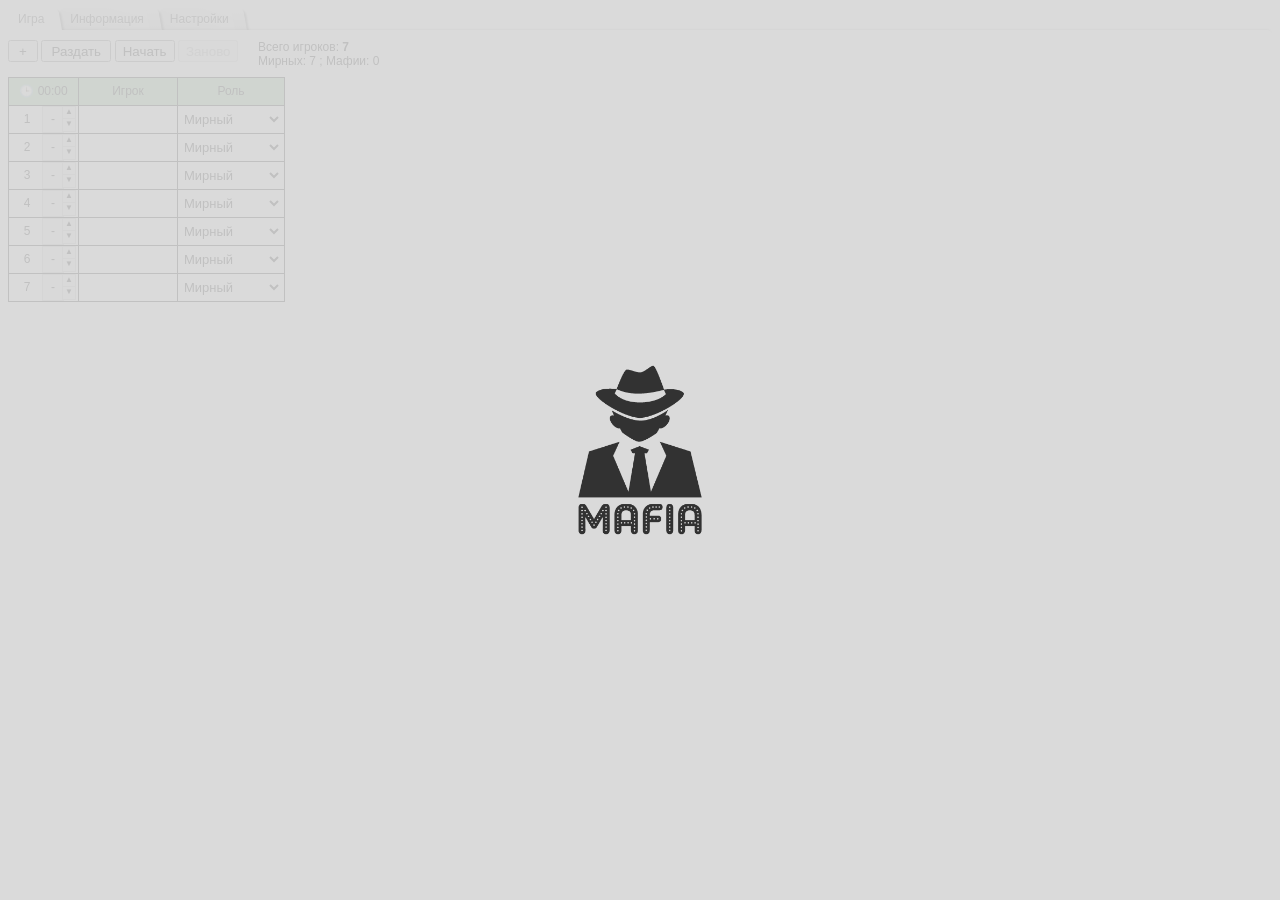
<file: old/3.1/index.html>
<!doctype html>
<html lang="ru-RU">
    <head>
        <title>Мафия-онлайн</title>
        <meta name="viewport" content="width=device-width, initial-scale=1, maximum-scale=1" />
        <meta charset="UTF-8" />
        <script src="js/jquery-4.0.0.min.js"></script>
        <script src="js/config.js"></script>
        <script src="js/fnc.js"></script>
        <link id="lcss" rel="stylesheet" href="css/style_small.css" type="text/css" media="all" />
    </head>
    <!--
	Версия 3.1
	Модификация для "Gold Mafia Online": Павел Сысоев ( pashulik@mail.ru )
	Изначальный автор скрипта (исключая jquery, разумеется): Анатолий Веснин avesnin.ru ( http://habrahabr.ru/users/avesnin ) 
	!-->
    <body>
        <ul id="tabs">
            <li><a href="#" title="tab1">Игра</a></li>
            <li><a href="#" title="tab2">Информация</a></li>
            <li><a href="#" title="tab3">Настройки</a></li>
        </ul>

        <div id="content">
            <div id="tab1">
                <div id="dGameBtns">
                    <input id="btnGamerAdd" type="button" value="+" title="Добавить игрока" />
                    <input id="btnSpreadRoles" type="button" value="Раздать" title="Раздать роли" disabled />
                    <input id="btnBegin" type="button" value="Начать" title="Начать игру" disabled />
                    <input id="btnReset" type="button" value="Заново" title="Заново начать игру" disabled />
                </div>
                <div id="dInfo">&nbsp;</div>
                <div id="cover" class="clear table left">
                    <div class="tr" id="tr0">
                        <div class="th clNums"></div>
                        <div class="th clNames"></div>
                        <div class="th clRoles"></div>
                    </div>
                </div>
                <div id="dBtnRounds">&nbsp;</div>
                <div id="dDebug">&nbsp;</div>
            </div>

            <div id="tab2">
                <div>
                    <h3>Обозначения</h3>
                    <ol>
                        <strong>❢&nbsp;</strong>
                        - фол (предупреждение) игроку<br />
                        <strong>✔</strong>
                        - проверка шерифом<br />
                        <strong>✚</strong>
                        - лечение доктором<br />
                        <strong>✘</strong>
                        - убийство мафией<br />
                        <strong>M</strong>
                        - убийство маньяком<br />
                        ❤ - очарование красоткой<br />
                        <strong>В</strong>
                        - вор украл роль<br />
                        <strong>&#9760;</strong>
                        - взрыв со смертником<br />
                        <strong>✕</strong>
                        - расстрел (казнь, убийство) днём<br />
                        💥 - взрыв шахида<br />
                        ⚡ - смерть от взрыва шахида<br /><br />
                    </ol>
                    <h3>Описание ролей</h3>
                    <ol>
                        <strong>МИРНЫЙ</strong>
                        - обыватель, обычный мирный житель. Ночью спит. Мирные выигрывают, когда вся мафия мертва.
                        <br /><br />
                        <strong>МАФИЯ</strong>
                        - подручные Дона мафии, противники мирных. Убивают ночью одного из игроков. Выигрывают, когда
                        количество мафии (включая Дона) сравнивается с количеством мирных.
                        <br /><br />
                        <strong>ДОН</strong>
                        - главарь мафиозной группировки. Принимает окончательное решение и сообщает номер убитого игрока
                        Ведущему в чате. После этого (только при нечётном количестве игроков в игре) ищет Шерифа,
                        запрашивая у Ведущего роль игрока. После убийства Дона, ведущему пишет любой игрок с ролью
                        Мафия.
                        <br /><br />
                        <strong>ШЕРИФ</strong>
                        (Комиссар) - мирный житель. Ночью запрашивает у Ведущего в чате роль одного из игроков (мирный
                        или мафия без подробностей).
                        <br /><br />
                        <strong>ДОКТОР</strong>
                        - мирный житель. Лечит любого игрока ночью на свое усмотрение, но нельзя лечить одного и того же
                        игрока две ночи подряд (через раз можно). Также доктор может лечить самого себя, но всего один
                        раз за игру.
                        <br /><br />
                        <strong>БЕССМЕРТНЫЙ</strong>
                        - мирный житель. Ночью спит. Мафия не может убить его ночью, кроме того случая, когда вор
                        «украл» его роль. Однако он может взорваться вместе с Шахидом, его может убить ночью Маньяк, а
                        также его могут казнить днём.
                        <br /><br />
                        <strong>МАНЬЯК</strong>
                        - играет за мирных жителей. Ночью убивает одного игрока, стараясь найти мафию. Самоубиться
                        маньяк не может.
                        <br /><br />
                        <strong>ВОР</strong>
                        - играет за мирных жителей. Ночью указывает игрока, у которого ворует роль. Этот игрок не знает,
                        что его роль своровали и выполняет своё действие, но это не будет иметь значения. Чтобы мафия не
                        смогла убить, требуется украсть роль именно у Дона. Если вор крадёт роль Бессмертного, то на эту
                        ночь он сам того не зная становится бессмертным. Если же Вор украл роль у Шахида, то он при
                        убийстве не взрывает вместе с собой соседних игроков, а погибает один, как обычный игрок. Нельзя
                        воровать роль у одного и того же игрока две ночи подряд..
                        <br /><br />
                        <strong>КРАСОТКА</strong>
                        - мирный житель. Ночью указывает игрока, которого будет спасать от мафии. Если мафия пытается
                        убить этого игрока, то он не умирает. Если мафия убивает Красотку, то умирает и спасаемый ею
                        игрок. Нельзя ходить к одному и тому же игроку две ночи подряд.
                        <br /><br />
                        <strong>СМЕРТНИК</strong>
                        - играет за мирных жителей. Ночью спит. Днём до голосования имеет право по своему желанию
                        взорвать любого игрока вместе с собой. При его казни днём также может забрать с собой одного
                        игрока. Если его убивают ночью, то он погибает один.
                        <br /><br />
                        <strong>ШАХИД</strong>
                        - играет за мирных жителей. Если его убивают, то вместе с ним погибают два соседних по номерам
                        игрока (первый и последний номера рядом), если они ещё в игре.
                        <br /><br />
                    </ol>

                    &nbsp;ℹ️
                    <i
                        >Роли назначаются игрокам случайным образом и присылаются Ведущим каждому участнику в личном
                        сообщении Zoom. Мафиози также получают номера всех остальных игроков мафизной группировки с
                        указанием Дона</i
                    >. <br /><br />

                    <h4>Количество мафии (включая Дона) при общей численности игроков</h4>
                    <ol>
                        • &nbsp;&nbsp;<strong>6</strong>
                        игроков — 1 мафия;<br />
                        • &nbsp;&nbsp;<strong>7</strong>
                        игроков — 2 мафии (мафия в первую ночь только ищет шерифа и не убивает, в последующие ночи
                        только убивает);<br />
                        • &nbsp;&nbsp;<strong>8-9</strong>
                        игроков — 2 мафии;<br />
                        • &nbsp;&nbsp;<strong>10-11</strong>
                        игроков — 3 мафии;<br />
                        • &nbsp;&nbsp;<strong>12-14</strong>
                        игроков — 4 мафии;<br />
                        • &nbsp;&nbsp;<strong>15-16</strong>
                        игроков — 5 мафии.<br /><br />
                    </ol>

                    <h3>Наши правила игры в Мафию-онлайн</h3>
                    <ol>
                        <!--1-->
                        <li>
                            Мы играем в закрытую Мафию - это значит, что каждый игрок во время своей речи может
                            вскрыться под любой ролью, которая присутствует в текущей игре.
                        </li>
                        <br />
                        <!--2-->
                        <li>
                            Игра взакрытую дает право мафии убить одного из своих (самоубиться) или не убивать никого.
                        </li>
                        <br />
                        <!--3-->
                        <li>
                            Время речи каждого игрока - не более 1 минуты, за это время необходимо успеть сообщить номер
                            игрока, выдвигаемого на голосование. После срабатывания таймера или сообщения ведущего о
                            том, что время закончилось, нужно незамедлительно прекратить монолог и выключить свой
                            микрофон.
                        </li>
                        <br />
                        <!--4-->
                        <li>
                            Игрок, который говорит первым после ночи, имеет право перед голосованием на дополнительное
                            слово (не более 30 секунд). Выдвинуть игрока на голосование он может только в свою первую
                            речь.
                        </li>
                        <br />
                        <!--5-->
                        <li>Запрещено перебивать говорящего! Жестикулировать при этом можно сколько угодно.</li>
                        <br />
                        <!--6-->
                        <li>
                            Игрок может не выдвигать на голосование никого во время своей речи, но обязан отдать свой
                            голос против одного из выставленных игроков на общем голосовании. Если кто-то не проголосовал, 
							то его голос уходит против последнего выдвинутого на голосование игрока.
                        </li>
                        <br />
                        <!--7-->
                        <li>
                            Если на голосование выдвинуто менее двух игроков, то голосование не состоится и все остаются
                            живы.
                        </li>
                        <br />
                        <!--8-->
                        <li>Днём из игры выбывает тот, против кого проголосовало большинство.</li>
                        <br />
                        <!--9-->
                        <li>
                            Если на голосовании несколько игроков получили одинаковое количество голосов, то им
                            предоставляется дополнительное слово (не более 30 секунд), после чего происходит повторное
                            голосование. Выставленные на голосование игроки не имеют права голоса при повторном
                            голосовании. Если по результатам переголосования номинированные игроки опять набирают
                            голосов поровну, то они остаются в игре.
                        </li>
                        <br />
                        <!--10-->
                        <li>
                            Убитый игрок после последнего слова (не более 30 секунд) самостоятельно выключает свой звук
                            и видео и до конца игры больше не включает их, а также не пользуется чатом и реакциями в
                            Zoom.
                        </li>
                        <br />
                        <!--11-->
                        <li>Убитый игрок не должен вмешиваться или как-то влиять на ход игры.</li>
                        <br />
                        <!--12-->
                        <li>
                            Спящие ночью игроки не включают свой звук и видео до тех пор, пока Ведущий не попросит их
                            проснуться.
                        </li>
                        <br />
                        <!--13-->
                        <li>
                            Чат в Zoom предназначен только для ночной переписки мафии между собой, а также для переписки
                            Ведущего с доном, шерифом, доктором, маньяком, красоткой и вором.
                        </li>
                        <br />
                        <!--14-->
                        <li>Сообщения ВСЕМ в чате Zoom во время игры запрещены!</li>
                        <br />
                        <!--15-->
                        <li>
                            Первый зашедший по ссылке в Zoom получает иммунитет на первую игру - этого игрока в первую
                            ночь не могут убить или проверить, но он может взорваться вместе с Шахидом.
                        </li>
                        <br />
                        <!--16-->
                        <li>Первый убитый в игре получает иммунитет на следующую игру.</li>
                        <br />
                        <!--17-->
                        <li>
                            Если опоздавший игрок заходит в Zoom и видит, что игра уже идёт, он отключает свой звук и
                            видео и ожидает начала новой игры.
                        </li>
                        <br />
                        <!--18-->
                        <li>
                            Запрещённые слова и их вариации: "100%", "клянусь" и тп. Нельзя вообще что-либо обещать или
                            просить пообещать. Мат разрешён в разумных пределах.
                        </li>
                        <br />
                        <!--19-->
                        <li>
                            Категорически запрещено оскорблять, хамить, грубить и "наезжать" на других игроков и
                            Ведущего!
                        </li>
                        <br />
                        <!--20-->
                        <li>
                            Запрещено спорить с Ведущим. При любой спорной ситуации в игре окончательное решение всегда
                            остаётся за Ведущим!
                        </li>
                        <br />
                        <!--21-->
                        <li>
                            Участник с игровой картой не обязан исполнять своё ночное действие и может отказаться от
                            него, сообщив об этом Ведущему. Исключением является Шахид - его подрыв не зависит от
                            собственных желаний.
                        </li>
                        <br />
                        <!--22-->
                        <li>
                            За каждое нарушение правил игрок получает фол (предупреждение). Фолы накопительные и
                            действуют одну игру. Всего игрок может набрать до 5 фолов включительно:
                            <br />
                            • &nbsp;&nbsp;1 фол — предупреждение;<br />
                            • &nbsp;&nbsp;2 фол — предупреждение;<br />
                            • &nbsp;&nbsp;3 фол — игрок лишается права говорить днём;<br />
                            • &nbsp;&nbsp;4 фол — игрок лишается права голосовать, собственный голос аннулируется и не
                            идёт против себя;<br />
                            • &nbsp;&nbsp;5 фол — игрок покидает текущую игру без права последнего слова.
                        </li>
                    </ol>
                </div>
            </div>

            <div id="tab3">
                <div style="padding: 10px">
                    <h3 style="margin-top: 10px">Настройки ролей</h3>
                    <p style="color: #666; margin-bottom: 10px">
                        Отметьте роли, которые будут участвовать в игре и укажите минимальное количество игроков для
                        каждой роли:
                    </p>

                    <div style="margin-bottom: 15px; background: #f9f9f9; padding: 15px 15px 5px 15px; border-radius: 5px; border: 1px solid #ddd;">
                        <table style="width: 100%; border-collapse: collapse">
                            <tr style="border-bottom: 1px solid #ddd">
                                <th style="text-align: left; padding: 8px">Роль</th>
                                <th style="text-align: center; padding: 8px">Участвует</th>
                                <th style="text-align: center; padding: 8px">Минимум игроков</th>
                            </tr>
                            <tr>
                                <td style="padding: 8px">Дон</td>
                                <td style="text-align: center; padding: 0px">
                                    <input type="checkbox" id="rolePlay3" checked />
                                </td>
                                <td style="text-align: center; padding: 0px">
                                    <input
                                        type="number"
                                        id="roleMin3"
                                        min="1"
                                        max="30"
                                        value="7"
                                        style="width: 60px; text-align: center"
                                    />
                                </td>
                            </tr>
                            <tr style="background: #f0f0f0">
                                <td style="padding: 8px">Шериф</td>
                                <td style="text-align: center; padding: 0px">
                                    <input type="checkbox" id="rolePlay4" checked />
                                </td>
                                <td style="text-align: center; padding: 0px">
                                    <input
                                        type="number"
                                        id="roleMin4"
                                        min="1"
                                        max="30"
                                        value="7"
                                        style="width: 60px; text-align: center"
                                    />
                                </td>
                            </tr>
                            <tr>
                                <td style="padding: 8px">Доктор</td>
                                <td style="text-align: center; padding: 0px">
                                    <input type="checkbox" id="rolePlay5" checked />
                                </td>
                                <td style="text-align: center; padding: 0px">
                                    <input
                                        type="number"
                                        id="roleMin5"
                                        min="1"
                                        max="30"
                                        value="6"
                                        style="width: 60px; text-align: center"
                                    />
                                </td>
                            </tr>
                            <tr style="background: #f0f0f0">
                                <td style="padding: 8px">Красотка</td>
                                <td style="text-align: center; padding: 0px">
                                    <input type="checkbox" id="rolePlay6" />
                                </td>
                                <td style="text-align: center; padding: 0px">
                                    <input
                                        type="number"
                                        id="roleMin6"
                                        min="1"
                                        max="30"
                                        value="7"
                                        style="width: 60px; text-align: center"
                                    />
                                </td>
                            </tr>
                            <tr>
                                <td style="padding: 8px">Маньяк</td>
                                <td style="text-align: center; padding: 0px">
                                    <input type="checkbox" id="rolePlay7" checked />
                                </td>
                                <td style="text-align: center; padding: 0px">
                                    <input
                                        type="number"
                                        id="roleMin7"
                                        min="1"
                                        max="30"
                                        value="12"
                                        style="width: 60px; text-align: center"
                                    />
                                </td>
                            </tr>
                            <tr style="background: #f0f0f0">
                                <td style="padding: 8px">Бессмертный</td>
                                <td style="text-align: center; padding: 0px">
                                    <input type="checkbox" id="rolePlay8" />
                                </td>
                                <td style="text-align: center; padding: 0px">
                                    <input
                                        type="number"
                                        id="roleMin8"
                                        min="1"
                                        max="30"
                                        value="7"
                                        style="width: 60px; text-align: center"
                                    />
                                </td>
                            </tr>
                            <tr>
                                <td style="padding: 8px">Вор</td>
                                <td style="text-align: center; padding: 0px">
                                    <input type="checkbox" id="rolePlay9" checked />
                                </td>
                                <td style="text-align: center; padding: 0px">
                                    <input
                                        type="number"
                                        id="roleMin9"
                                        min="1"
                                        max="30"
                                        value="11"
                                        style="width: 60px; text-align: center"
                                    />
                                </td>
                            </tr>
                            <tr style="background: #f0f0f0">
                                <td style="padding: 8px">Смертник</td>
                                <td style="text-align: center; padding: 0px">
                                    <input type="checkbox" id="rolePlay10" />
                                </td>
                                <td style="text-align: center; padding: 0px">
                                    <input
                                        type="number"
                                        id="roleMin10"
                                        min="1"
                                        max="30"
                                        value="15"
                                        style="width: 60px; text-align: center"
                                    />
                                </td>
                            </tr>
                            <tr>
                                <td style="padding: 8px">Шахид</td>
                                <td style="text-align: center; padding: 0px">
                                    <input type="checkbox" id="rolePlay11" checked />
                                </td>
                                <td style="text-align: center; padding: 0px">
                                    <input
                                        type="number"
                                        id="roleMin11"
                                        min="1"
                                        max="30"
                                        value="15"
                                        style="width: 60px; text-align: center"
                                    />
                                </td>
                            </tr>
                        </table>

                        <div style="margin-top: 15px; text-align: left">
                            <button
                                onclick="saveRoleSettings()"
                                style="
                                    padding: 8px 20px;
                                    background: #4caf50;
                                    color: white;
                                    border: none;
                                    border-radius: 3px;
                                    cursor: pointer;
									margin-right: 10px;
									margin-bottom: 10px;
                                "
                            >
                                Сохранить настройки ролей
                            </button>

                            <button
                                onclick="resetRoleSettings()"
                                style="
                                    padding: 8px 20px;
                                    background: #ff9800;
                                    color: white;
                                    border: none;
                                    border-radius: 3px;
                                    cursor: pointer;
                                "
                            >
                                Сбросить
                            </button>
							
                        </div>
                    </div>
                    <div style="font-size: 11px; color: #999; margin-left: 15px; margin-top: 20px">
                        <strong>Примечание:</strong> Мирные жители и Мафия всегда участвуют в игре. Роли раздаются
                        только при достижении указанного минимального количества игроков.
                    </div>

                    <br /><br />
                    <h3>Настройки фолов</h3>
                    <div style="margin-bottom: 20px; background: #f9f9f9; padding: 15px; border-radius: 5px; border: 1px solid #ddd; ">
                        <!-- Строка 1: Фолы днём -->
                        <div style="display: flex; flex-wrap: wrap; align-items: flex-start; padding: 8px 0; gap: 10px">
                            <div style="width: 260px; max-width: 100%; padding: 4px 0">
                                <strong>Использовать фолы днём:</strong>
                            </div>
                            <div style="flex: 1; min-width: 330px; display: flex; align-items: flex-start; gap: 8px">
                                <input
                                    type="checkbox"
                                    id="useFoulsNight"
                                    checked
                                    style="width: 18px; height: 18px; cursor: pointer; flex-shrink: 0; margin-top: 3px"
                                />
                                <span style="color: #555; line-height: 2"
                                    >(включает кнопки фолов в дневные раунды)</span
                                >
                            </div>
                        </div>

                        <!-- Строка 2: Фолы ночью -->
                        <div
                            style="
                                display: flex;
                                flex-wrap: wrap;
                                align-items: flex-start;
                                padding: 8px 0;
                                background: #f0f0f0;
                                margin: 5px 0;
                                border-radius: 3px;
                                gap: 10px;
                            "
                        >
                            <div style="width: 260px; max-width: 100%; padding: 4px 0">
                                <strong>Использовать фолы ночью:</strong>
                            </div>
                            <div style="flex: 1; min-width: 330px; display: flex; align-items: flex-start; gap: 8px">
                                <input
                                    type="checkbox"
                                    id="useFoulsDay"
                                    style="width: 18px; height: 18px; cursor: pointer; flex-shrink: 0; margin-top: 3px"
                                />
                                <span style="color: #555; line-height: 2">(включает кнопки фолов в ночные раунды)</span>
                            </div>
                        </div>

                        <!-- Строка 3: Количество фолов -->
                        <div style="display: flex; flex-wrap: wrap; align-items: flex-start; padding: 8px 0; gap: 10px">
                            <div style="width: 260px; max-width: 100%; padding: 4px 0">
                                <strong>Количество фолов для выбывания:</strong>
                            </div>
                            <div style="flex: 1; min-width: 330px; display: flex; align-items: flex-start; gap: 8px">
                                <input
                                    type="number"
                                    id="maxFoul"
                                    min="1"
                                    max="10"
                                    value="5"
                                    style="width: 50px; padding: 5px; text-align: center; flex-shrink: 0"
                                />
                                <span style="color: #555; line-height: 2"
                                    >(при достижении данного количества фолов игрок выбывает из текущей игры)</span
                                >
                            </div>
                        </div>
                    
                    <div style="margin-top: 15px; text-align: left">
                        <button
                            onclick="saveFoulSettings()"
                            style="
                                padding: 8px 20px;
                                background: #4caf50;
                                color: white;
                                border: none;
                                border-radius: 3px;
                                cursor: pointer;
                                margin-right: 10px;
                            "
                        >
                            Сохранить настройки фолов
                        </button>
                        <!-- <button onclick="resetFoulSettings()" style="padding:8px 20px; background:#f44336; color:white; border:none; border-radius:3px; cursor:pointer;">Сбросить</button> !-->
                    </div>
					
					</div>
                </div>

            <!--		
			<br /><br />
			<h3>Настройки отображения</h3>
			<div style="margin-bottom:20px;">
				<select id="sCSS">
					<option value="style_big.css">Крупно</option>
					<option value="style_small.css">Мелко</option>
				</select>
				<input type="button" onclick="loadCSS();" value="Загрузить CSS" />
			</div>
			-->

			<br />
			<h3 style="margin-left: 10px">Настройки таймеров</h3>
			<div style="margin:10px; background:#f9f9f9; padding:15px; border-radius:5px; border:1px solid #ddd;">
				<table style="width:100%; border-collapse:collapse;">
					<tr style="border-bottom:1px solid #ccc;">
						<th style="text-align:left; padding:8px;">Параметр</th>
						<th style="text-align:center; padding:8px;">Таймер 1</th>
						<th style="text-align:center; padding:8px;">Таймер 2</th>
					</tr>
					<tr style="background:#f0f0f0;">
						<td style="padding:8px;">Включить звук</td>
						<td style="text-align:center;"><input type="checkbox" id="timer1Enable" checked></td>
						<td style="text-align:center;"><input type="checkbox" id="timer2Enable" checked></td>
					</tr>
					<tr style="background:#f0f0f0;">
						<td style="padding:8px;">Время до окончания (сек)</td>
						<td style="text-align:center;"><input type="number" id="timer1Duration" min="10" max="300" value="60" style="width:80px;"></td>
						<td style="text-align:center;"><input type="number" id="timer2Duration" min="10" max="300" value="30" style="width:80px;"></td>
					</tr>
					<tr>
						<td style="padding:8px;">Короткий сигнал – длительность (сек)</td>
						<td style="text-align:center;"><input type="number" id="timer1BeepDur" step="0.1" min="0.1" max="2" value="0.5" style="width:80px;"></td>
						<td style="text-align:center;"><input type="number" id="timer2BeepDur" step="0.1" min="0.1" max="2" value="0.5" style="width:80px;"></td>
					</tr>
					<tr>
						<td style="padding:8px;">Короткий сигнал – частота (Гц)</td>
						<td style="text-align:center;"><input type="number" id="timer1BeepFreq" min="200" max="4000" value="600" style="width:80px;"></td>
						<td style="text-align:center;"><input type="number" id="timer2BeepFreq" min="200" max="4000" value="600" style="width:80px;"></td>
					</tr>
					<tr>
						<td style="padding:8px;">Короткий сигнал – громкость (0–1)</td>
						<td style="text-align:center;"><input type="number" id="timer1BeepVol" step="0.1" min="0" max="1" value="0.8" style="width:80px;"></td>
						<td style="text-align:center;"><input type="number" id="timer2BeepVol" step="0.1" min="0" max="1" value="0.8" style="width:80px;"></td>
					</tr>
					<tr style="background:#f0f0f0;">
						<td style="padding:8px;">Финальный сигнал – длительность (сек)</td>
						<td style="text-align:center;"><input type="number" id="timer1AlarmDur" step="0.5" min="0.5" max="5" value="1.5" style="width:80px;"></td>
						<td style="text-align:center;"><input type="number" id="timer2AlarmDur" step="0.5" min="0.5" max="5" value="1.5" style="width:80px;"></td>
					</tr>
					<tr style="background:#f0f0f0;">
						<td style="padding:8px;">Финальный сигнал – частота (Гц)</td>
						<td style="text-align:center;"><input type="number" id="timer1AlarmFreq" min="200" max="4000" value="1200" style="width:80px;"></td>
						<td style="text-align:center;"><input type="number" id="timer2AlarmFreq" min="200" max="4000" value="1200" style="width:80px;"></td>
					</tr>
					<tr style="background:#f0f0f0;">
						<td style="padding:8px;">Финальный сигнал – громкость (0–1)</td>
						<td style="text-align:center;"><input type="number" id="timer1AlarmVol" step="0.1" min="0" max="1" value="0.8" style="width:80px;"></td>
						<td style="text-align:center;"><input type="number" id="timer2AlarmVol" step="0.1" min="0" max="1" value="0.8" style="width:80px;"></td>
					</tr>										
					<tr>
						<td style="padding:20px 8px 8px 40px;">Проверка короткого сигнала:</td>
						<td style="text-align:center;"><button id="testTimer1ShortBtn" style="background:#FF9800; color:white; border:none; padding:4px 8px; border-radius:5px; margin:15px 0px 3px 0px; width:85px;">Тест</button></td>
						<td style="text-align:center;"><button id="testTimer2ShortBtn" style="background:#FF9800; color:white; border:none; padding:4px 8px; border-radius:5px; margin:15px 0px 3px 0px; width:85px;">Тест</button></td>
					</tr>
					<tr>
						<td style="padding:8px 8px 20px 40px;">Проверка финального сигнала:</td>
						<td style="text-align:center;"><button id="testTimer1LongBtn" style="background:#2196F3; color:white; border:none; padding:4px 8px; border-radius:5px; margin:3px 0px 15px 0px; width:85px;">Тест</button></td>
						<td style="text-align:center;"><button id="testTimer2LongBtn" style="background:#2196F3; color:white; border:none; padding:4px 8px; border-radius:5px; margin:3px 0px 15px 0px; width:85px;">Тест</button></td>
					</tr>

				</table>
				<div style="margin-top:10px; text-align:left;">
					<button id="saveTimerSettingsBtn" style="background:#4CAF50; color:white; border:none; padding:8px 20px; border-radius:5px;">Сохранить настройки таймеров</button>
				</div>
			</div>
			<div style="padding-left: 10px">
				<p style="text-align:center; color: #666">
					<a href="history.html" title="История версий" style="color: #666; text-decoration: none;">Версия 3.1</a>
				</p>
			</div>
            </div> <!-- tab3 -->
        </div> <!-- content -->

        <script>
            // Функции для сохранения настроек фолов
            function saveFoulSettings() {
                $useFoulsDay = $("#useFoulsDay").prop("checked");
                $useFoulsNight = $("#useFoulsNight").prop("checked");
                $maxFoul = parseInt($("#maxFoul").val()) || 5;

                // Обновляем глобальные переменные
                window.$useFoulsDay = $useFoulsDay;
                window.$useFoulsNight = $useFoulsNight;
                window.$maxFoul = $maxFoul;

                showSettingsMessage("Настройки фолов сохранены!");

                if (typeof $Debug !== "undefined" && $Debug) {
                    console.log("Настройки фолов:", {
                        day: $useFoulsDay,
                        night: $useFoulsNight,
                        maxFoul: $maxFoul,
                    });
                }
            }

            function resetFoulSettings() {
                $("#useFoulsDay").prop("checked", true);
                $("#useFoulsNight").prop("checked", true);
                $("#maxFoul").val(5);

                saveFoulSettings();
                showSettingsMessage("Настройки фолов сброшены к значениям по умолчанию!");
            }

            // Загружаем настройки фолов в интерфейс
            function loadFoulSettingsToUI() {
                $("#useFoulsDay").prop("checked", window.$useFoulsDay !== false);
                $("#useFoulsNight").prop("checked", window.$useFoulsNight !== false);
                $("#maxFoul").val(window.$maxFoul || 5);
            }

			// ========== НАСТРОЙКИ ТАЙМЕРОВ ==========
			function loadTimerSettings() {
				let saved = localStorage.getItem('mafiaTimerSettings');
				let defaults = {
					timer1: { enabled: true, duration: 60, beepDuration: 0.5, beepFreq: 600, beepVolume: 0.8, alarmDuration: 1.5, alarmFreq: 1200, alarmVolume: 0.8 },
					timer2: { enabled: true, duration: 30, beepDuration: 0.5, beepFreq: 600, beepVolume: 0.8, alarmDuration: 1.5, alarmFreq: 1200, alarmVolume: 0.8 }
				};
				let settings = defaults;
				if (saved) {
					try {
						let parsed = JSON.parse(saved);
						settings = { ...defaults, ...parsed };
					} catch(e) {}
				}
				// Применяем к полям ввода
				$('#timer1Enable').prop('checked', settings.timer1.enabled);
				$('#timer1Duration').val(settings.timer1.duration);
				$('#timer1BeepDur').val(settings.timer1.beepDuration);
				$('#timer1BeepFreq').val(settings.timer1.beepFreq);
				$('#timer1BeepVol').val(settings.timer1.beepVolume);
				$('#timer1AlarmDur').val(settings.timer1.alarmDuration);
				$('#timer1AlarmFreq').val(settings.timer1.alarmFreq);
				$('#timer1AlarmVol').val(settings.timer1.alarmVolume);
				
				$('#timer2Enable').prop('checked', settings.timer2.enabled);
				$('#timer2Duration').val(settings.timer2.duration);
				$('#timer2BeepDur').val(settings.timer2.beepDuration);
				$('#timer2BeepFreq').val(settings.timer2.beepFreq);
				$('#timer2BeepVol').val(settings.timer2.beepVolume);
				$('#timer2AlarmDur').val(settings.timer2.alarmDuration);
				$('#timer2AlarmFreq').val(settings.timer2.alarmFreq);
				$('#timer2AlarmVol').val(settings.timer2.alarmVolume);
				
				// Обновляем глобальные переменные для скрипта fnc.js
				window.$timerSettings1 = {
					enabled: settings.timer1.enabled,
					duration: settings.timer1.duration,
					beepDuration: settings.timer1.beepDuration,
					beepFreq: settings.timer1.beepFreq,
					beepVolume: settings.timer1.beepVolume,
					alarmDuration: settings.timer1.alarmDuration,
					alarmFreq: settings.timer1.alarmFreq,
					alarmVolume: settings.timer1.alarmVolume
				};
				window.$timerSettings2 = {
					enabled: settings.timer2.enabled,
					duration: settings.timer2.duration,
					beepDuration: settings.timer2.beepDuration,
					beepFreq: settings.timer2.beepFreq,
					beepVolume: settings.timer2.beepVolume,
					alarmDuration: settings.timer2.alarmDuration,
					alarmFreq: settings.timer2.alarmFreq,
					alarmVolume: settings.timer2.alarmVolume
				};
				
				// Обновляем значения по умолчанию в config.js (для совместимости)
				if (typeof $waitTimerDefault1 !== 'undefined') $waitTimerDefault1 = settings.timer1.duration;
				if (typeof $waitTimerDefault2 !== 'undefined') $waitTimerDefault2 = settings.timer2.duration;
			}

			function saveTimerSettings() {
				let settings = {
					timer1: {
						enabled: $('#timer1Enable').is(':checked'),
						duration: parseInt($('#timer1Duration').val()) || 60,
						beepDuration: parseFloat($('#timer1BeepDur').val()) || 0.5,
						beepFreq: parseInt($('#timer1BeepFreq').val()) || 600,
						beepVolume: parseFloat($('#timer1BeepVol').val()) || 0.8,
						alarmDuration: parseFloat($('#timer1AlarmDur').val()) || 1.5,
						alarmFreq: parseInt($('#timer1AlarmFreq').val()) || 1200,
						alarmVolume: parseFloat($('#timer1AlarmVol').val()) || 0.8
					},
					timer2: {
						enabled: $('#timer2Enable').is(':checked'),
						duration: parseInt($('#timer2Duration').val()) || 30,
						beepDuration: parseFloat($('#timer2BeepDur').val()) || 0.5,
						beepFreq: parseInt($('#timer2BeepFreq').val()) || 600,
						beepVolume: parseFloat($('#timer2BeepVol').val()) || 0.8,
						alarmDuration: parseFloat($('#timer2AlarmDur').val()) || 1.5,
						alarmFreq: parseInt($('#timer2AlarmFreq').val()) || 1200,
						alarmVolume: parseFloat($('#timer2AlarmVol').val()) || 0.8
					}
				};
				localStorage.setItem('mafiaTimerSettings', JSON.stringify(settings));
				loadTimerSettings(); // перезагрузит глобальные переменные
				showSettingsMessage('Настройки таймеров сохранены!');
			}

			function playTestSound(timerNum) {
				let settings = timerNum === 1 ? window.$timerSettings1 : window.$timerSettings2;
				if (!settings.enabled) {
					showSettingsMessage('Звук для этого таймера отключён!', 'warning');
					return;
				}
				try {
					let audioCtx = new (window.AudioContext || window.webkitAudioContext)();
					let oscillator = audioCtx.createOscillator();
					let gainNode = audioCtx.createGain();
					oscillator.connect(gainNode);
					gainNode.connect(audioCtx.destination);
					oscillator.frequency.value = settings.alarmFreq;
					gainNode.gain.value = settings.alarmVolume;
					oscillator.start();
					oscillator.stop(audioCtx.currentTime + settings.alarmDuration);
					// небольшая задержка, чтобы контекст не закрылся сразу
					setTimeout(() => { audioCtx.close(); }, (settings.alarmDuration + 0.2) * 1000);
				} catch(e) {
					console.log('Web Audio не поддерживается');
				}
			}

			$(document).ready(function() {
				loadTimerSettings();
				$('#saveTimerSettingsBtn').click(saveTimerSettings);
				$('#testTimer1Btn').click(() => playTestSound(1));
				$('#testTimer2Btn').click(() => playTestSound(2));
			});


function playTestBeep(timerNum) {
    let settings = timerNum === 1 ? window.$timerSettings1 : window.$timerSettings2;
    if (!settings || !settings.enabled) {
        showSettingsMessage('Звук для этого таймера отключён!', 'warning');
        return;
    }
    try {
        let audioCtx = new (window.AudioContext || window.webkitAudioContext)();
        let oscillator = audioCtx.createOscillator();
        let gainNode = audioCtx.createGain();
        oscillator.connect(gainNode);
        gainNode.connect(audioCtx.destination);
        oscillator.frequency.value = settings.beepFreq;
        gainNode.gain.value = settings.beepVolume;
        oscillator.start();
        oscillator.stop(audioCtx.currentTime + settings.beepDuration);
        setTimeout(() => { audioCtx.close(); }, (settings.beepDuration + 0.2) * 1000);
    } catch(e) {
        console.log('Web Audio не поддерживается');
    }
}

function playTestAlarm(timerNum) {
    let settings = timerNum === 1 ? window.$timerSettings1 : window.$timerSettings2;
    if (!settings || !settings.enabled) {
        showSettingsMessage('Звук для этого таймера отключён!', 'warning');
        return;
    }
    try {
        let audioCtx = new (window.AudioContext || window.webkitAudioContext)();
        let oscillator = audioCtx.createOscillator();
        let gainNode = audioCtx.createGain();
        oscillator.connect(gainNode);
        gainNode.connect(audioCtx.destination);
        oscillator.frequency.value = settings.alarmFreq;
        gainNode.gain.value = settings.alarmVolume;
        oscillator.start();
        oscillator.stop(audioCtx.currentTime + settings.alarmDuration);
        setTimeout(() => { audioCtx.close(); }, (settings.alarmDuration + 0.2) * 1000);
    } catch(e) {
        console.log('Web Audio не поддерживается');
    }
}

$(document).ready(function() {
    loadTimerSettings();
    $('#saveTimerSettingsBtn').click(saveTimerSettings);
    $('#testTimer1ShortBtn').click(() => playTestBeep(1));
    $('#testTimer1LongBtn').click(() => playTestAlarm(1));
    $('#testTimer2ShortBtn').click(() => playTestBeep(2));
    $('#testTimer2LongBtn').click(() => playTestAlarm(2));
});




            // Дополняем существующую функцию загрузки настроек
            $(document).ready(function () {
                // Наблюдаем за изменением вкладок
                $("#tabs a").click(function () {
                    if ($(this).prop("title") === "tab3") {
                        // Загружаем настройки ролей в интерфейс
                        if (typeof loadRoleSettingsToUI === "function") {
                            setTimeout(loadRoleSettingsToUI, 100);
                        }
                        // Загружаем настройки фолов
                        loadFoulSettingsToUI();
                    }
                });

                // Принудительная загрузка настроек через 1 секунду после загрузки страницы
                setTimeout(function () {
                    if (typeof loadRoleSettingsToUI === "function") {
                        loadRoleSettingsToUI();
                    }
                    loadFoulSettingsToUI();
                }, 1000);
            });
        </script>

        <style>
            #hellopreloader > p {
                display: none;
            }
            #hellopreloader_preload {
                display: block;
                position: fixed;
                z-index: 99999;
                top: 0;
                left: 0;
                width: 100%;
                height: 100%;
                min-width: auto;
                background: #d6d6d6 url(images/preload.png) center center no-repeat;
                background-size: 250px;
            }
        </style>

        <div id="hellopreloader"><div id="hellopreloader_preload"></div></div>

        <script>
            var hellopreloader = document.getElementById("hellopreloader_preload");
            function fadeOutnojquery(el) {
                el.style.opacity = 1;
                var interhellopreloader = setInterval(function () {
                    el.style.opacity = el.style.opacity - 0.05;
                    if (el.style.opacity <= 0.05) {
                        clearInterval(interhellopreloader);
                        hellopreloader.style.display = "none";
                    }
                }, 16);
            }
            window.onload = function () {
                setTimeout(function () {
                    fadeOutnojquery(hellopreloader);
                }, 1000);
            };
        </script>

        <script>
            // Автоматическое открытие вкладки при загрузке страницы
            window.addEventListener("load", function () {
                // Проверяем разные варианты параметров
                const urlParams = new URLSearchParams(window.location.search);
                const hash = window.location.hash;

                // Вариант 1: Через hash #info
                if (hash === "#info") {
                    document.querySelector('a[title="tab2"]').click();
                }
                // Вариант 2: Через параметр ?tab=info
                else if (urlParams.get("tab") === "info") {
                    document.querySelector('a[title="tab2"]').click();
                }
                // Вариант 3: Через параметр ?open=information
                else if (urlParams.get("open") === "information") {
                    document.querySelector('a[title="tab2"]').click();
                }
            });
        </script>

        <script>
            // Обновляем URL при клике на вкладки
            document.querySelectorAll("#tabs a").forEach(function (tab) {
                tab.addEventListener("click", function () {
                    if (this.title === "tab2") {
                        window.location.hash = "info";
                    } else if (this.title === "tab1") {
                        window.location.hash = "";
                    }
                });
            });
        </script>

        <script>
            // Загружаем настройки ролей в интерфейс при открытии вкладки "Настройки"
            $(document).ready(function () {
                // Наблюдаем за изменением вкладок
                $("#tabs a").click(function () {
                    if ($(this).prop("title") === "tab3") {
                        // Загружаем настройки ролей в интерфейс
                        if (typeof loadRoleSettingsToUI === "function") {
                            setTimeout(loadRoleSettingsToUI, 100);
                        }
                    }
                });

                // Принудительная загрузка настроек через 1 секунду после загрузки страницы
                setTimeout(function () {
                    if (typeof loadRoleSettingsToUI === "function") {
                        loadRoleSettingsToUI();
                    }
                }, 1000);
            });

            // Проверка, что функции определены
            console.log("Функции доступны:", {
                saveRoleSettings: typeof saveRoleSettings,
                resetRoleSettings: typeof resetRoleSettings,
                loadRoleSettingsToUI: typeof loadRoleSettingsToUI,
            });
        </script>
		
    </body>
</html>
</file>
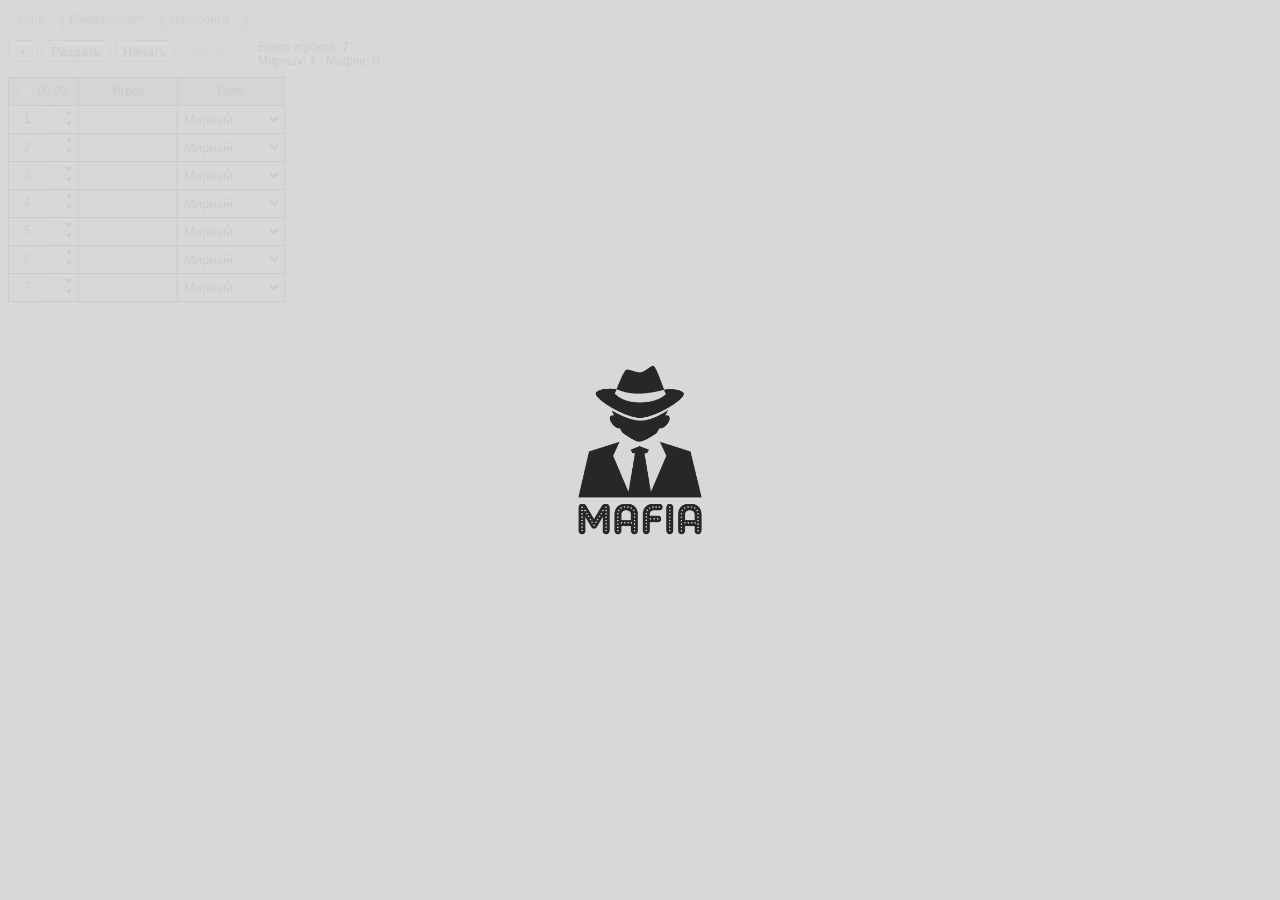
<file: old/3.2/index.html>
<!doctype html>
<html lang="ru-RU">
    <head>
        <title>Мафия-онлайн</title>
        <meta name="viewport" content="width=device-width, initial-scale=1, maximum-scale=1" />
        <meta charset="UTF-8" />
        <script src="js/jquery-4.0.0.min.js"></script>
        <script src="js/config.js"></script>
        <script src="js/fnc.js"></script>
        <link id="lcss" rel="stylesheet" href="css/style_small.css" type="text/css" media="all" />
    </head>
    <!--
	Версия 3.2
	Модификация для "Gold Mafia Online": Павел Сысоев ( pashulik@mail.ru )
	Первочальный автор скрипта (исключая jquery): Анатолий Веснин - avesnin.ru ( http://habrahabr.ru/users/avesnin ) 
	!-->
    <body>
        <ul id="tabs">
            <li><a href="#" title="tab1">Игра</a></li>
            <li><a href="#" title="tab2">Информация</a></li>
            <li><a href="#" title="tab3">Настройки</a></li>
        </ul>

        <div id="content">
            <div id="tab1">
                <div id="dGameBtns">
                    <input id="btnGamerAdd" type="button" value="+" title="Добавить игрока" />
                    <input id="btnSpreadRoles" type="button" value="Раздать" title="Раздать роли" disabled />
                    <input id="btnBegin" type="button" value="Начать" title="Начать игру" disabled />
                    <input id="btnReset" type="button" value="Заново" title="Заново начать игру" disabled />
                </div>
                <div id="dInfo">&nbsp;</div>
                <div id="cover" class="clear table left">
                    <div class="tr" id="tr0">
                        <div class="th clNums"></div>
                        <div class="th clNames"></div>
                        <div class="th clRoles"></div>
                    </div>
                </div>
                <div id="dBtnRounds">&nbsp;</div>
                <div id="dDebug">&nbsp;</div>
            </div>

            <div id="tab2">
                <div>
                    <h3>Обозначения</h3>
                    <ol>
                        <strong>❢&nbsp;</strong>
                        - фол (предупреждение) игроку<br />
                        <strong>✔</strong>
                        - проверка шерифом<br />
                        <strong>✚</strong>
                        - лечение доктором<br />
                        <strong>✘</strong>
                        - убийство мафией<br />
                        <strong>M</strong>
                        - убийство маньяком<br />
                        ❤ - очарование красоткой<br />
                        <strong>В</strong>
                        - вор украл роль<br />
                        <strong>&#9760;</strong>
                        - взрыв со смертником<br />
                        <strong>✕</strong>
                        - расстрел (казнь, убийство) днём<br />
                        💥 - взрыв шахида<br />
                        ⚡ - смерть от взрыва шахида<br /><br />
                    </ol>
                    <h3>Описание ролей</h3>
                    <ol>
                        <strong>МИРНЫЙ</strong>
                        - обыватель, обычный мирный житель. Ночью спит. Мирные выигрывают, когда вся мафия мертва.
                        <br /><br />
                        <strong>МАФИЯ</strong>
                        - подручные Дона мафии, противники мирных. Убивают ночью одного из игроков. Выигрывают, когда
                        количество мафии (включая Дона) сравнивается с количеством мирных.
                        <br /><br />
                        <strong>ДОН</strong>
                        - главарь мафиозной группировки. Принимает окончательное решение и сообщает номер убитого игрока
                        Ведущему в чате. После этого (только при нечётном количестве игроков в игре) ищет Шерифа,
                        запрашивая у Ведущего роль игрока. После убийства Дона, ведущему пишет любой игрок с ролью
                        Мафия.
                        <br /><br />
                        <strong>ШЕРИФ</strong>
                        (Комиссар) - мирный житель. Ночью запрашивает у Ведущего в чате роль одного из игроков (мирный
                        или мафия без подробностей).
                        <br /><br />
                        <strong>ДОКТОР</strong>
                        - мирный житель. Лечит любого игрока ночью на свое усмотрение, но нельзя лечить одного и того же
                        игрока две ночи подряд (через раз можно). Также доктор может лечить самого себя, но всего один
                        раз за игру.
                        <br /><br />
                        <strong>БЕССМЕРТНЫЙ</strong>
                        - мирный житель. Ночью спит. Мафия не может убить его ночью, кроме того случая, когда вор
                        «украл» его роль. Однако он может взорваться вместе с Шахидом, его может убить ночью Маньяк, а
                        также его могут казнить днём.
                        <br /><br />
                        <strong>МАНЬЯК</strong>
                        - играет за мирных жителей. Ночью убивает одного игрока, стараясь найти мафию. Самоубиться
                        маньяк не может.
                        <br /><br />
                        <strong>ВОР</strong>
                        - играет за мирных жителей. Ночью указывает игрока, у которого ворует роль. Этот игрок не знает,
                        что его роль своровали и выполняет своё действие, но это не будет иметь значения. Чтобы мафия не
                        смогла убить, роль должна быть украдена именно у Дона. Если вор крадёт роль Бессмертного, то на эту
                        ночь он сам того не зная становится бессмертным и не может быть убит мафией. Если же Вор украл 
						роль у Шахида, то он при убийстве не взрывает вместе с собой соседних игроков, а погибает один, 
						как обычный игрок. Нельзя воровать роль у одного и того же игрока две ночи подряд.
                        <br /><br />
                        <strong>КРАСОТКА</strong>
                        - мирный житель. Ночью указывает игрока, которого будет спасать от мафии. Если мафия пытается
                        убить этого игрока, то он не умирает. Если мафия убивает Красотку, то умирает и спасаемый ею
                        игрок. Нельзя ходить к одному и тому же игроку две ночи подряд.
                        <br /><br />
                        <strong>СМЕРТНИК</strong>
                        - играет за мирных жителей. Ночью спит. Днём до голосования имеет право по своему желанию
                        взорвать любого игрока вместе с собой. При его казни днём также может забрать с собой одного
                        игрока. Если его убивают ночью, то он погибает один.
                        <br /><br />
                        <strong>ШАХИД</strong>
                        - играет за мирных жителей. Если его убивают, то вместе с ним погибают два соседних по номерам
                        игрока (первый и последний номера рядом), если они ещё в игре.
                        <br /><br />
                    </ol>

                    &nbsp;ℹ️
                    <i>Роли назначаются игрокам случайным образом и присылаются Ведущим каждому участнику в личном
                        сообщении Zoom. Мафиози также получают номера всех остальных игроков мафиозной группировки с
                        указанием кто Дон.
					</i> 
					<br /><br />

                    <h4>Количество мафии (включая Дона) при общей численности игроков</h4>
                    <ol>
                        • &nbsp;&nbsp;<strong>6</strong>
                        игроков — 1 мафия;<br />
                        • &nbsp;&nbsp;<strong>7</strong>
                        игроков — 2 мафии (мафия в первую ночь только ищет шерифа и не убивает, в последующие ночи
                        только убивает);<br />
                        • &nbsp;&nbsp;<strong>8-9</strong>
                        игроков — 2 мафии;<br />
                        • &nbsp;&nbsp;<strong>10-11</strong>
                        игроков — 3 мафии;<br />
                        • &nbsp;&nbsp;<strong>12-14</strong>
                        игроков — 4 мафии;<br />
                        • &nbsp;&nbsp;<strong>15-16</strong>
                        игроков — 5 мафии.<br /><br />
                    </ol>

                    <h3>Наши правила игры в Мафию-онлайн</h3>
                    <ol>
                        <!--1-->
                        <li>
                            Мы играем в закрытую Мафию - это значит, что каждый игрок во время своей речи может
                            вскрыться под любой ролью, которая присутствует в текущей игре.
                        </li>
                        <br />
                        <!--2-->
                        <li>
                            Игра взакрытую дает право мафии убить одного из своих (самоубиться) или не убивать никого.
                        </li>
                        <br />
                        <!--3-->
                        <li>
                            Время речи каждого игрока - не более 1 минуты, за это время необходимо успеть сообщить номер
                            игрока, выдвигаемого на голосование. После срабатывания таймера или сообщения ведущего о
                            том, что время закончилось, нужно незамедлительно прекратить монолог и выключить свой
                            микрофон.
                        </li>
                        <br />
                        <!--4-->
                        <li>
                            Игрок, который говорит первым после ночи, имеет право перед голосованием на дополнительное
                            слово (не более 30 секунд). Выдвинуть игрока на голосование он может только в свою первую
                            речь.
                        </li>
                        <br />
                        <!--5-->
                        <li>Запрещено перебивать говорящего! Жестикулировать при этом можно сколько угодно.</li>
                        <br />
                        <!--6-->
                        <li>
                            Игрок может не выдвигать на голосование никого во время своей речи, но обязан отдать свой
                            голос против одного из выставленных игроков на общем голосовании. Если кто-то не проголосовал, 
							то его голос уходит против последнего выдвинутого на голосование игрока.
                        </li>
                        <br />
                        <!--7-->
                        <li>
                            Если на голосование выдвинуто менее двух игроков, то голосование не состоится и все остаются
                            живы.
                        </li>
                        <br />
                        <!--8-->
                        <li>Днём из игры выбывает тот, против кого проголосовало большинство.</li>
                        <br />
                        <!--9-->
                        <li>
                            Если на голосовании несколько игроков получили одинаковое количество голосов, то им
                            предоставляется дополнительное слово (не более 30 секунд), после чего происходит повторное
                            голосование. Выставленные на голосование игроки не имеют права голоса при повторном
                            голосовании. Если по результатам переголосования номинированные игроки опять набирают
                            голосов поровну, то они остаются в игре.
                        </li>
                        <br />
                        <!--10-->
                        <li>
                            Убитый игрок после последнего слова (не более 30 секунд) самостоятельно выключает свой звук
                            и видео и до конца игры больше не включает их, а также не пользуется чатом и реакциями в
                            Zoom.
                        </li>
                        <br />
                        <!--11-->
                        <li>Убитый игрок не должен вмешиваться или как-то влиять на ход игры.</li>
                        <br />
                        <!--12-->
                        <li>
                            Спящие ночью игроки не включают свой звук и видео до тех пор, пока Ведущий не попросит их
                            проснуться.
                        </li>
                        <br />
                        <!--13-->
                        <li>
                            Чат в Zoom предназначен только для ночной переписки мафии между собой, а также для переписки
                            Ведущего с доном, шерифом, доктором, маньяком, красоткой и вором.
                        </li>
                        <br />
                        <!--14-->
                        <li>Сообщения ВСЕМ в чате Zoom во время игры запрещены!</li>
                        <br />
                        <!--15-->
                        <li>
                            Первый зашедший по ссылке в Zoom получает иммунитет на первую игру - этого игрока в первую
                            ночь не могут убить или проверить, но он может взорваться вместе с Шахидом.
                        </li>
                        <br />
                        <!--16-->
                        <li>Первый убитый в игре получает иммунитет на следующую игру.</li>
                        <br />
                        <!--17-->
                        <li>
                            Если опоздавший игрок заходит в Zoom и видит, что игра уже идёт, он отключает свой звук и
                            видео и ожидает начала новой игры.
                        </li>
                        <br />
                        <!--18-->
                        <li>
                            Запрещённые слова и их вариации: "100%", "клянусь" и тп. Нельзя вообще что-либо обещать или
                            просить пообещать. Мат разрешён в разумных пределах.
                        </li>
                        <br />
                        <!--19-->
                        <li>
                            Категорически запрещено оскорблять, хамить, грубить и "наезжать" на других игроков и
                            Ведущего!
                        </li>
                        <br />
                        <!--20-->
                        <li>
                            Запрещено спорить с Ведущим. При любой спорной ситуации в игре окончательное решение всегда
                            остаётся за Ведущим!
                        </li>
                        <br />
                        <!--21-->
                        <li>
                            Участник с игровой картой не обязан исполнять своё ночное действие и может отказаться от
                            него, сообщив об этом Ведущему. Исключением является Шахид - его подрыв не зависит от
                            собственных желаний.
                        </li>
                        <br />
                        <!--22-->
                        <li>
                            За каждое нарушение правил игрок получает фол (предупреждение). Фолы накопительные и
                            действуют одну игру. Всего игрок может набрать до 5 фолов включительно:
                            <br />
                            • &nbsp;&nbsp;1 фол — предупреждение;<br />
                            • &nbsp;&nbsp;2 фол — предупреждение;<br />
                            • &nbsp;&nbsp;3 фол — игрок лишается права говорить днём;<br />
                            • &nbsp;&nbsp;4 фол — игрок лишается права голосовать, собственный голос аннулируется и не
                            идёт против себя;<br />
                            • &nbsp;&nbsp;5 фол — игрок покидает текущую игру без права последнего слова.
                        </li>
                    </ol>
                </div>
            </div>

            <div id="tab3">
                <div style="padding: 10px">
                    <h3 style="margin-top: 10px">Настройки ролей</h3>
                    <p style="color: #666; margin-bottom: 10px">
                        Отметьте роли, которые будут участвовать в игре и укажите минимальное количество игроков для
                        каждой роли:
                    </p>

                    <div style="margin-bottom: 15px; background: #f9f9f9; padding: 15px 15px 5px 15px; border-radius: 5px; border: 1px solid #ddd;">
                        <table style="width: 100%; border-collapse: collapse">
                            <tr style="border-bottom: 1px solid #ddd">
                                <th style="text-align: left; padding: 8px">Роль</th>
                                <th style="text-align: center; padding: 8px">Участвует</th>
                                <th style="text-align: center; padding: 8px">Минимум игроков</th>
                            </tr>
                            <tr>
                                <td style="padding: 8px">Дон</td>
                                <td style="text-align: center; padding: 0px">
                                    <input type="checkbox" id="rolePlay3" checked />
                                </td>
                                <td style="text-align: center; padding: 0px">
                                    <input
                                        type="number"
                                        id="roleMin3"
                                        min="1"
                                        max="30"
                                        value="7"
                                        style="width: 60px; text-align: center"
                                    />
                                </td>
                            </tr>
                            <tr style="background: #f0f0f0">
                                <td style="padding: 8px">Шериф</td>
                                <td style="text-align: center; padding: 0px">
                                    <input type="checkbox" id="rolePlay4" checked />
                                </td>
                                <td style="text-align: center; padding: 0px">
                                    <input
                                        type="number"
                                        id="roleMin4"
                                        min="1"
                                        max="30"
                                        value="7"
                                        style="width: 60px; text-align: center"
                                    />
                                </td>
                            </tr>
                            <tr>
                                <td style="padding: 8px">Доктор</td>
                                <td style="text-align: center; padding: 0px">
                                    <input type="checkbox" id="rolePlay5" checked />
                                </td>
                                <td style="text-align: center; padding: 0px">
                                    <input
                                        type="number"
                                        id="roleMin5"
                                        min="1"
                                        max="30"
                                        value="6"
                                        style="width: 60px; text-align: center"
                                    />
                                </td>
                            </tr>
                            <tr style="background: #f0f0f0">
                                <td style="padding: 8px">Красотка</td>
                                <td style="text-align: center; padding: 0px">
                                    <input type="checkbox" id="rolePlay6" />
                                </td>
                                <td style="text-align: center; padding: 0px">
                                    <input
                                        type="number"
                                        id="roleMin6"
                                        min="1"
                                        max="30"
                                        value="7"
                                        style="width: 60px; text-align: center"
                                    />
                                </td>
                            </tr>
                            <tr>
                                <td style="padding: 8px">Маньяк</td>
                                <td style="text-align: center; padding: 0px">
                                    <input type="checkbox" id="rolePlay7" checked />
                                </td>
                                <td style="text-align: center; padding: 0px">
                                    <input
                                        type="number"
                                        id="roleMin7"
                                        min="1"
                                        max="30"
                                        value="12"
                                        style="width: 60px; text-align: center"
                                    />
                                </td>
                            </tr>
                            <tr style="background: #f0f0f0">
                                <td style="padding: 8px">Бессмертный</td>
                                <td style="text-align: center; padding: 0px">
                                    <input type="checkbox" id="rolePlay8" />
                                </td>
                                <td style="text-align: center; padding: 0px">
                                    <input
                                        type="number"
                                        id="roleMin8"
                                        min="1"
                                        max="30"
                                        value="7"
                                        style="width: 60px; text-align: center"
                                    />
                                </td>
                            </tr>
                            <tr>
                                <td style="padding: 8px">Вор</td>
                                <td style="text-align: center; padding: 0px">
                                    <input type="checkbox" id="rolePlay9" checked />
                                </td>
                                <td style="text-align: center; padding: 0px">
                                    <input
                                        type="number"
                                        id="roleMin9"
                                        min="1"
                                        max="30"
                                        value="11"
                                        style="width: 60px; text-align: center"
                                    />
                                </td>
                            </tr>
                            <tr style="background: #f0f0f0">
                                <td style="padding: 8px">Смертник</td>
                                <td style="text-align: center; padding: 0px">
                                    <input type="checkbox" id="rolePlay10" />
                                </td>
                                <td style="text-align: center; padding: 0px">
                                    <input
                                        type="number"
                                        id="roleMin10"
                                        min="1"
                                        max="30"
                                        value="15"
                                        style="width: 60px; text-align: center"
                                    />
                                </td>
                            </tr>
                            <tr>
                                <td style="padding: 8px">Шахид</td>
                                <td style="text-align: center; padding: 0px">
                                    <input type="checkbox" id="rolePlay11" checked />
                                </td>
                                <td style="text-align: center; padding: 0px">
                                    <input
                                        type="number"
                                        id="roleMin11"
                                        min="1"
                                        max="30"
                                        value="15"
                                        style="width: 60px; text-align: center"
                                    />
                                </td>
                            </tr>
                        </table>

                        <div style="margin-top: 15px; text-align: left">
                            <button
                                onclick="saveRoleSettings()"
                                style="
                                    padding: 8px 20px;
                                    background: #4caf50;
                                    color: white;
                                    border: none;
                                    border-radius: 3px;
                                    cursor: pointer;
									margin-right: 10px;
									margin-bottom: 10px;
                                "
                            >
                                Сохранить настройки ролей
                            </button>

                            <button
                                onclick="resetRoleSettings()"
                                style="
                                    padding: 8px 20px;
                                    background: #ff9800;
                                    color: white;
                                    border: none;
                                    border-radius: 3px;
                                    cursor: pointer;
                                "
                            >
                                Сбросить
                            </button>
							
                        </div>
                    </div>
                    <div style="font-size: 11px; color: #999; margin-left: 15px; margin-top: 20px">
                        <strong>Примечание:</strong> Мирные жители и Мафия всегда участвуют в игре. Роли раздаются
                        только при достижении указанного минимального количества игроков.
                    </div>

                    <br /><br />
                    <h3>Настройки фолов</h3>
                    <div style="margin-bottom: 20px; background: #f9f9f9; padding: 15px; border-radius: 5px; border: 1px solid #ddd; ">
                        <!-- Строка 1: Фолы днём -->
                        <div style="display: flex; flex-wrap: wrap; align-items: flex-start; padding: 8px 0; gap: 10px">
                            <div style="width: 260px; max-width: 100%; padding: 4px 0">
                                <strong>Использовать фолы днём:</strong>
                            </div>
                            <div style="flex: 1; min-width: 330px; display: flex; align-items: flex-start; gap: 8px">
                                <input
                                    type="checkbox"
                                    id="useFoulsNight"
                                    checked
                                    style="width: 18px; height: 18px; cursor: pointer; flex-shrink: 0; margin-top: 3px"
                                />
                                <span style="color: #555; line-height: 2"
                                    >(включает кнопки фолов в дневные раунды)</span
                                >
                            </div>
                        </div>

                        <!-- Строка 2: Фолы ночью -->
                        <div
                            style="
                                display: flex;
                                flex-wrap: wrap;
                                align-items: flex-start;
                                padding: 8px 0;
                                background: #f0f0f0;
                                margin: 5px 0;
                                border-radius: 3px;
                                gap: 10px;
                            "
                        >
                            <div style="width: 260px; max-width: 100%; padding: 4px 0">
                                <strong>Использовать фолы ночью:</strong>
                            </div>
                            <div style="flex: 1; min-width: 330px; display: flex; align-items: flex-start; gap: 8px">
                                <input
                                    type="checkbox"
                                    id="useFoulsDay"
                                    style="width: 18px; height: 18px; cursor: pointer; flex-shrink: 0; margin-top: 3px"
                                />
                                <span style="color: #555; line-height: 2">(включает кнопки фолов в ночные раунды)</span>
                            </div>
                        </div>

                        <!-- Строка 3: Количество фолов -->
                        <div style="display: flex; flex-wrap: wrap; align-items: flex-start; padding: 8px 0; gap: 10px">
                            <div style="width: 260px; max-width: 100%; padding: 4px 0">
                                <strong>Количество фолов для выбывания:</strong>
                            </div>
                            <div style="flex: 1; min-width: 330px; display: flex; align-items: flex-start; gap: 8px">
                                <input
                                    type="number"
                                    id="maxFoul"
                                    min="1"
                                    max="10"
                                    value="5"
                                    style="width: 50px; padding: 5px; text-align: center; flex-shrink: 0"
                                />
                                <span style="color: #555; line-height: 2"
                                    >(при достижении данного количества фолов игрок выбывает из текущей игры)</span
                                >
                            </div>
                        </div>
                    
                    <div style="margin-top: 15px; text-align: left">
                        <button
                            onclick="saveFoulSettings()"
                            style="
                                padding: 8px 20px;
                                background: #4caf50;
                                color: white;
                                border: none;
                                border-radius: 3px;
                                cursor: pointer;
                                margin-right: 10px;
                            "
                        >
                            Сохранить настройки фолов
                        </button>
                        <!-- <button onclick="resetFoulSettings()" style="padding:8px 20px; background:#f44336; color:white; border:none; border-radius:3px; cursor:pointer;">Сбросить</button> !-->
                    </div>
					
					</div>
                </div>

            <!--		
			<br /><br />
			<h3>Настройки отображения</h3>
			<div style="margin-bottom:20px;">
				<select id="sCSS">
					<option value="style_big.css">Крупно</option>
					<option value="style_small.css">Мелко</option>
				</select>
				<input type="button" onclick="loadCSS();" value="Загрузить CSS" />
			</div>
			-->

			<br />
			<h3 style="margin-left: 10px">Настройки таймеров</h3>
			<div style="margin:10px; background:#f9f9f9; padding:15px; border-radius:5px; border:1px solid #ddd;">
				<table style="width:100%; border-collapse:collapse;">
					<tr style="border-bottom:1px solid #ccc;">
						<th style="text-align:left; padding:8px;">Параметр</th>
						<th style="text-align:center; padding:8px;">Таймер 1</th>
						<th style="text-align:center; padding:8px;">Таймер 2</th>
					</tr>
					<tr style="background:#f0f0f0;">
						<td style="padding:8px;">Включить звук</td>
						<td style="text-align:center;"><input type="checkbox" id="timer1Enable" checked></td>
						<td style="text-align:center;"><input type="checkbox" id="timer2Enable" checked></td>
					</tr>
					<tr style="background:#f0f0f0;">
						<td style="padding:8px;">Время до окончания (сек)</td>
						<td style="text-align:center;"><input type="number" id="timer1Duration" min="10" max="300" value="60" style="width:80px;"></td>
						<td style="text-align:center;"><input type="number" id="timer2Duration" min="10" max="300" value="30" style="width:80px;"></td>
					</tr>
					<tr>
						<td style="padding:8px;">Короткий сигнал – длительность (сек)</td>
						<td style="text-align:center;"><input type="number" id="timer1BeepDur" step="0.1" min="0.1" max="2" value="0.5" style="width:80px;"></td>
						<td style="text-align:center;"><input type="number" id="timer2BeepDur" step="0.1" min="0.1" max="2" value="0.5" style="width:80px;"></td>
					</tr>
					<tr>
						<td style="padding:8px;">Короткий сигнал – частота (Гц)</td>
						<td style="text-align:center;"><input type="number" id="timer1BeepFreq" min="200" max="4000" value="600" style="width:80px;"></td>
						<td style="text-align:center;"><input type="number" id="timer2BeepFreq" min="200" max="4000" value="600" style="width:80px;"></td>
					</tr>
					<tr>
						<td style="padding:8px;">Короткий сигнал – громкость (0–1)</td>
						<td style="text-align:center;"><input type="number" id="timer1BeepVol" step="0.1" min="0" max="1" value="0.8" style="width:80px;"></td>
						<td style="text-align:center;"><input type="number" id="timer2BeepVol" step="0.1" min="0" max="1" value="0.8" style="width:80px;"></td>
					</tr>
					<tr style="background:#f0f0f0;">
						<td style="padding:8px;">Финальный сигнал – длительность (сек)</td>
						<td style="text-align:center;"><input type="number" id="timer1AlarmDur" step="0.5" min="0.5" max="5" value="1.5" style="width:80px;"></td>
						<td style="text-align:center;"><input type="number" id="timer2AlarmDur" step="0.5" min="0.5" max="5" value="1.5" style="width:80px;"></td>
					</tr>
					<tr style="background:#f0f0f0;">
						<td style="padding:8px;">Финальный сигнал – частота (Гц)</td>
						<td style="text-align:center;"><input type="number" id="timer1AlarmFreq" min="200" max="4000" value="1200" style="width:80px;"></td>
						<td style="text-align:center;"><input type="number" id="timer2AlarmFreq" min="200" max="4000" value="1200" style="width:80px;"></td>
					</tr>
					<tr style="background:#f0f0f0;">
						<td style="padding:8px;">Финальный сигнал – громкость (0–1)</td>
						<td style="text-align:center;"><input type="number" id="timer1AlarmVol" step="0.1" min="0" max="1" value="0.8" style="width:80px;"></td>
						<td style="text-align:center;"><input type="number" id="timer2AlarmVol" step="0.1" min="0" max="1" value="0.8" style="width:80px;"></td>
					</tr>										
					<tr>
						<td style="padding:20px 8px 8px 40px;">Проверка короткого сигнала:</td>
						<td style="text-align:center;"><button id="testTimer1ShortBtn" style="background:#FF9800; color:white; border:none; padding:4px 8px; border-radius:5px; margin:15px 0px 3px 0px; width:85px;">Тест</button></td>
						<td style="text-align:center;"><button id="testTimer2ShortBtn" style="background:#FF9800; color:white; border:none; padding:4px 8px; border-radius:5px; margin:15px 0px 3px 0px; width:85px;">Тест</button></td>
					</tr>
					<tr>
						<td style="padding:8px 8px 20px 40px;">Проверка финального сигнала:</td>
						<td style="text-align:center;"><button id="testTimer1LongBtn" style="background:#2196F3; color:white; border:none; padding:4px 8px; border-radius:5px; margin:3px 0px 15px 0px; width:85px;">Тест</button></td>
						<td style="text-align:center;"><button id="testTimer2LongBtn" style="background:#2196F3; color:white; border:none; padding:4px 8px; border-radius:5px; margin:3px 0px 15px 0px; width:85px;">Тест</button></td>
					</tr>

				</table>
				<div style="margin-top:10px; text-align:left;">
					<button id="saveTimerSettingsBtn" style="background:#4CAF50; color:white; border:none; padding:8px 20px; border-radius:5px;">Сохранить настройки таймеров</button>
				</div>
			</div>
			<div style="padding-left: 10px">
				<p style="text-align:center; color: #666">
					<a href="history.html" title="История версий" style="color: #666; text-decoration: none;">Версия 3.2</a>
				</p>
			</div>
            </div> <!-- tab3 -->
        </div> <!-- content -->

        <script>
            // Функции для сохранения настроек фолов
            function saveFoulSettings() {
                $useFoulsDay = $("#useFoulsDay").prop("checked");
                $useFoulsNight = $("#useFoulsNight").prop("checked");
                $maxFoul = parseInt($("#maxFoul").val()) || 5;

                // Обновляем глобальные переменные
                window.$useFoulsDay = $useFoulsDay;
                window.$useFoulsNight = $useFoulsNight;
                window.$maxFoul = $maxFoul;

                showSettingsMessage("Настройки фолов сохранены!");

                if (typeof $Debug !== "undefined" && $Debug) {
                    console.log("Настройки фолов:", {
                        day: $useFoulsDay,
                        night: $useFoulsNight,
                        maxFoul: $maxFoul,
                    });
                }
            }

            function resetFoulSettings() {
                $("#useFoulsDay").prop("checked", true);
                $("#useFoulsNight").prop("checked", true);
                $("#maxFoul").val(5);

                saveFoulSettings();
                showSettingsMessage("Настройки фолов сброшены к значениям по умолчанию!");
            }

            // Загружаем настройки фолов в интерфейс
            function loadFoulSettingsToUI() {
                $("#useFoulsDay").prop("checked", window.$useFoulsDay !== false);
                $("#useFoulsNight").prop("checked", window.$useFoulsNight !== false);
                $("#maxFoul").val(window.$maxFoul || 5);
            }

			// ========== НАСТРОЙКИ ТАЙМЕРОВ ==========
			function loadTimerSettings() {
				let saved = localStorage.getItem('mafiaTimerSettings');
				let defaults = {
					timer1: { enabled: true, duration: 60, beepDuration: 0.5, beepFreq: 600, beepVolume: 0.8, alarmDuration: 1.5, alarmFreq: 1200, alarmVolume: 0.8 },
					timer2: { enabled: true, duration: 30, beepDuration: 0.5, beepFreq: 600, beepVolume: 0.8, alarmDuration: 1.5, alarmFreq: 1200, alarmVolume: 0.8 }
				};
				let settings = defaults;
				if (saved) {
					try {
						let parsed = JSON.parse(saved);
						settings = { ...defaults, ...parsed };
					} catch(e) {}
				}
				// Применяем к полям ввода
				$('#timer1Enable').prop('checked', settings.timer1.enabled);
				$('#timer1Duration').val(settings.timer1.duration);
				$('#timer1BeepDur').val(settings.timer1.beepDuration);
				$('#timer1BeepFreq').val(settings.timer1.beepFreq);
				$('#timer1BeepVol').val(settings.timer1.beepVolume);
				$('#timer1AlarmDur').val(settings.timer1.alarmDuration);
				$('#timer1AlarmFreq').val(settings.timer1.alarmFreq);
				$('#timer1AlarmVol').val(settings.timer1.alarmVolume);
				
				$('#timer2Enable').prop('checked', settings.timer2.enabled);
				$('#timer2Duration').val(settings.timer2.duration);
				$('#timer2BeepDur').val(settings.timer2.beepDuration);
				$('#timer2BeepFreq').val(settings.timer2.beepFreq);
				$('#timer2BeepVol').val(settings.timer2.beepVolume);
				$('#timer2AlarmDur').val(settings.timer2.alarmDuration);
				$('#timer2AlarmFreq').val(settings.timer2.alarmFreq);
				$('#timer2AlarmVol').val(settings.timer2.alarmVolume);
				
				// Обновляем глобальные переменные для скрипта fnc.js
				window.$timerSettings1 = {
					enabled: settings.timer1.enabled,
					duration: settings.timer1.duration,
					beepDuration: settings.timer1.beepDuration,
					beepFreq: settings.timer1.beepFreq,
					beepVolume: settings.timer1.beepVolume,
					alarmDuration: settings.timer1.alarmDuration,
					alarmFreq: settings.timer1.alarmFreq,
					alarmVolume: settings.timer1.alarmVolume
				};
				window.$timerSettings2 = {
					enabled: settings.timer2.enabled,
					duration: settings.timer2.duration,
					beepDuration: settings.timer2.beepDuration,
					beepFreq: settings.timer2.beepFreq,
					beepVolume: settings.timer2.beepVolume,
					alarmDuration: settings.timer2.alarmDuration,
					alarmFreq: settings.timer2.alarmFreq,
					alarmVolume: settings.timer2.alarmVolume
				};
				
				// Обновляем значения по умолчанию в config.js (для совместимости)
				if (typeof $waitTimerDefault1 !== 'undefined') $waitTimerDefault1 = settings.timer1.duration;
				if (typeof $waitTimerDefault2 !== 'undefined') $waitTimerDefault2 = settings.timer2.duration;
			}

			function saveTimerSettings() {
				let settings = {
					timer1: {
						enabled: $('#timer1Enable').is(':checked'),
						duration: parseInt($('#timer1Duration').val()) || 60,
						beepDuration: parseFloat($('#timer1BeepDur').val()) || 0.5,
						beepFreq: parseInt($('#timer1BeepFreq').val()) || 600,
						beepVolume: parseFloat($('#timer1BeepVol').val()) || 0.8,
						alarmDuration: parseFloat($('#timer1AlarmDur').val()) || 1.5,
						alarmFreq: parseInt($('#timer1AlarmFreq').val()) || 1200,
						alarmVolume: parseFloat($('#timer1AlarmVol').val()) || 0.8
					},
					timer2: {
						enabled: $('#timer2Enable').is(':checked'),
						duration: parseInt($('#timer2Duration').val()) || 30,
						beepDuration: parseFloat($('#timer2BeepDur').val()) || 0.5,
						beepFreq: parseInt($('#timer2BeepFreq').val()) || 600,
						beepVolume: parseFloat($('#timer2BeepVol').val()) || 0.8,
						alarmDuration: parseFloat($('#timer2AlarmDur').val()) || 1.5,
						alarmFreq: parseInt($('#timer2AlarmFreq').val()) || 1200,
						alarmVolume: parseFloat($('#timer2AlarmVol').val()) || 0.8
					}
				};
				localStorage.setItem('mafiaTimerSettings', JSON.stringify(settings));
				loadTimerSettings(); // перезагрузит глобальные переменные
				showSettingsMessage('Настройки таймеров сохранены!');
			}

			function playTestSound(timerNum) {
				let settings = timerNum === 1 ? window.$timerSettings1 : window.$timerSettings2;
				if (!settings.enabled) {
					showSettingsMessage('Звук для этого таймера отключён!', 'warning');
					return;
				}
				try {
					let audioCtx = new (window.AudioContext || window.webkitAudioContext)();
					let oscillator = audioCtx.createOscillator();
					let gainNode = audioCtx.createGain();
					oscillator.connect(gainNode);
					gainNode.connect(audioCtx.destination);
					oscillator.frequency.value = settings.alarmFreq;
					gainNode.gain.value = settings.alarmVolume;
					oscillator.start();
					oscillator.stop(audioCtx.currentTime + settings.alarmDuration);
					// небольшая задержка, чтобы контекст не закрылся сразу
					setTimeout(() => { audioCtx.close(); }, (settings.alarmDuration + 0.2) * 1000);
				} catch(e) {
					console.log('Web Audio не поддерживается');
				}
			}

			$(document).ready(function() {
				loadTimerSettings();
				$('#saveTimerSettingsBtn').click(saveTimerSettings);
				$('#testTimer1Btn').click(() => playTestSound(1));
				$('#testTimer2Btn').click(() => playTestSound(2));
			});


function playTestBeep(timerNum) {
    let settings = timerNum === 1 ? window.$timerSettings1 : window.$timerSettings2;
    if (!settings || !settings.enabled) {
        showSettingsMessage('Звук для этого таймера отключён!', 'warning');
        return;
    }
    try {
        let audioCtx = new (window.AudioContext || window.webkitAudioContext)();
        let oscillator = audioCtx.createOscillator();
        let gainNode = audioCtx.createGain();
        oscillator.connect(gainNode);
        gainNode.connect(audioCtx.destination);
        oscillator.frequency.value = settings.beepFreq;
        gainNode.gain.value = settings.beepVolume;
        oscillator.start();
        oscillator.stop(audioCtx.currentTime + settings.beepDuration);
        setTimeout(() => { audioCtx.close(); }, (settings.beepDuration + 0.2) * 1000);
    } catch(e) {
        console.log('Web Audio не поддерживается');
    }
}

function playTestAlarm(timerNum) {
    let settings = timerNum === 1 ? window.$timerSettings1 : window.$timerSettings2;
    if (!settings || !settings.enabled) {
        showSettingsMessage('Звук для этого таймера отключён!', 'warning');
        return;
    }
    try {
        let audioCtx = new (window.AudioContext || window.webkitAudioContext)();
        let oscillator = audioCtx.createOscillator();
        let gainNode = audioCtx.createGain();
        oscillator.connect(gainNode);
        gainNode.connect(audioCtx.destination);
        oscillator.frequency.value = settings.alarmFreq;
        gainNode.gain.value = settings.alarmVolume;
        oscillator.start();
        oscillator.stop(audioCtx.currentTime + settings.alarmDuration);
        setTimeout(() => { audioCtx.close(); }, (settings.alarmDuration + 0.2) * 1000);
    } catch(e) {
        console.log('Web Audio не поддерживается');
    }
}

$(document).ready(function() {
    loadTimerSettings();
    $('#saveTimerSettingsBtn').click(saveTimerSettings);
    $('#testTimer1ShortBtn').click(() => playTestBeep(1));
    $('#testTimer1LongBtn').click(() => playTestAlarm(1));
    $('#testTimer2ShortBtn').click(() => playTestBeep(2));
    $('#testTimer2LongBtn').click(() => playTestAlarm(2));
});




            // Дополняем существующую функцию загрузки настроек
            $(document).ready(function () {
                // Наблюдаем за изменением вкладок
                $("#tabs a").click(function () {
                    if ($(this).prop("title") === "tab3") {
                        // Загружаем настройки ролей в интерфейс
                        if (typeof loadRoleSettingsToUI === "function") {
                            setTimeout(loadRoleSettingsToUI, 100);
                        }
                        // Загружаем настройки фолов
                        loadFoulSettingsToUI();
                    }
                });

                // Принудительная загрузка настроек через 1 секунду после загрузки страницы
                setTimeout(function () {
                    if (typeof loadRoleSettingsToUI === "function") {
                        loadRoleSettingsToUI();
                    }
                    loadFoulSettingsToUI();
                }, 1000);
            });
        </script>

        <style>
            #hellopreloader > p {
                display: none;
            }
            #hellopreloader_preload {
                display: block;
                position: fixed;
                z-index: 99999;
                top: 0;
                left: 0;
                width: 100%;
                height: 100%;
                min-width: auto;
                background: #d6d6d6 url(images/preload.png) center center no-repeat;
                background-size: 250px;
            }
        </style>

        <div id="hellopreloader"><div id="hellopreloader_preload"></div></div>

        <script>
            var hellopreloader = document.getElementById("hellopreloader_preload");
            function fadeOutnojquery(el) {
                el.style.opacity = 1;
                var interhellopreloader = setInterval(function () {
                    el.style.opacity = el.style.opacity - 0.05;
                    if (el.style.opacity <= 0.05) {
                        clearInterval(interhellopreloader);
                        hellopreloader.style.display = "none";
                    }
                }, 16);
            }
            window.onload = function () {
                setTimeout(function () {
                    fadeOutnojquery(hellopreloader);
                }, 1000);
            };
        </script>

        <script>
            // Автоматическое открытие вкладки при загрузке страницы
            window.addEventListener("load", function () {
                // Проверяем разные варианты параметров
                const urlParams = new URLSearchParams(window.location.search);
                const hash = window.location.hash;

                // Вариант 1: Через hash #info
                if (hash === "#info") {
                    document.querySelector('a[title="tab2"]').click();
                }
                // Вариант 2: Через параметр ?tab=info
                else if (urlParams.get("tab") === "info") {
                    document.querySelector('a[title="tab2"]').click();
                }
                // Вариант 3: Через параметр ?open=information
                else if (urlParams.get("open") === "information") {
                    document.querySelector('a[title="tab2"]').click();
                }
            });
        </script>

        <script>
            // Обновляем URL при клике на вкладки
            document.querySelectorAll("#tabs a").forEach(function (tab) {
                tab.addEventListener("click", function () {
                    if (this.title === "tab2") {
                        window.location.hash = "info";
                    } else if (this.title === "tab1") {
                        window.location.hash = "";
                    }
                });
            });
        </script>

        <script>
            // Загружаем настройки ролей в интерфейс при открытии вкладки "Настройки"
            $(document).ready(function () {
                // Наблюдаем за изменением вкладок
                $("#tabs a").click(function () {
                    if ($(this).prop("title") === "tab3") {
                        // Загружаем настройки ролей в интерфейс
                        if (typeof loadRoleSettingsToUI === "function") {
                            setTimeout(loadRoleSettingsToUI, 100);
                        }
                    }
                });

                // Принудительная загрузка настроек через 1 секунду после загрузки страницы
                setTimeout(function () {
                    if (typeof loadRoleSettingsToUI === "function") {
                        loadRoleSettingsToUI();
                    }
                }, 1000);
            });

            // Проверка, что функции определены
            console.log("Функции доступны:", {
                saveRoleSettings: typeof saveRoleSettings,
                resetRoleSettings: typeof resetRoleSettings,
                loadRoleSettingsToUI: typeof loadRoleSettingsToUI,
            });
        </script>
		
    </body>
</html>
</file>
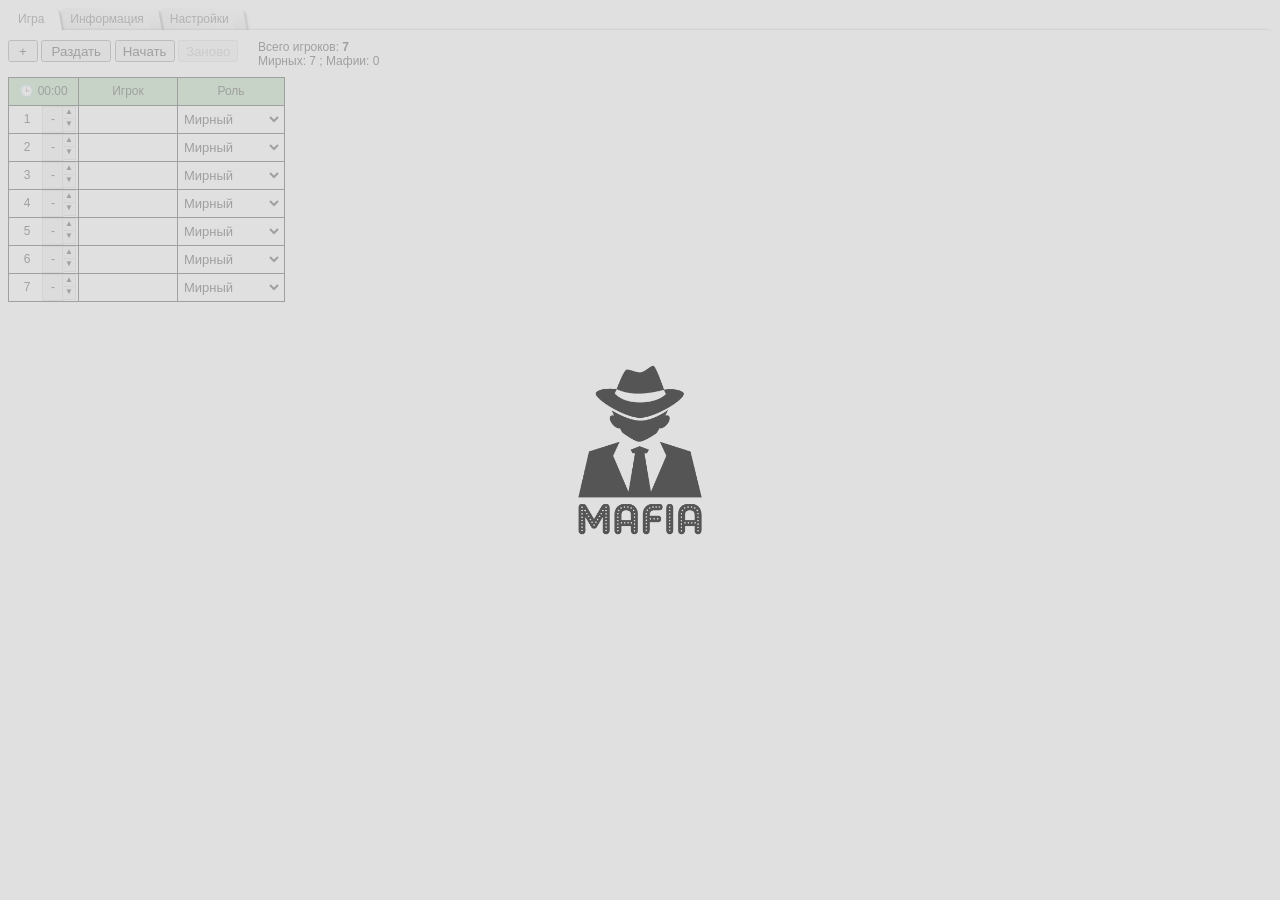
<file: old/3.3/index.html>
<!doctype html>
<html lang="ru-RU">
    <head>
        <title>Мафия-онлайн</title>
        <meta name="viewport" content="width=device-width, initial-scale=1, maximum-scale=1" />
        <meta charset="UTF-8" />
        <script src="js/jquery-4.0.0.min.js"></script>
        <script src="js/config.js"></script>
        <script src="js/fnc.js"></script>
        <link id="lcss" rel="stylesheet" href="css/style_small.css" type="text/css" media="all" />
    </head>
    <!--
	Версия 3.3
	Модификация для "Gold Mafia Online": Павел Сысоев ( pashulik@mail.ru )
	Первочальный автор скрипта (исключая jquery): Анатолий Веснин - avesnin.ru ( http://habrahabr.ru/users/avesnin ) 
	!-->
    <body>
        <ul id="tabs">
            <li><a href="#" title="tab1">Игра</a></li>
            <li><a href="#" title="tab2">Информация</a></li>
            <li><a href="#" title="tab3">Настройки</a></li>
        </ul>

        <div id="content">
            <div id="tab1">
                <div id="dGameBtns">
                    <input id="btnGamerAdd" type="button" value="+" title="Добавить игрока" />
                    <input id="btnSpreadRoles" type="button" value="Раздать" title="Раздать роли" disabled />
                    <input id="btnBegin" type="button" value="Начать" title="Начать игру" disabled />
                    <input id="btnReset" type="button" value="Заново" title="Заново начать игру" disabled />
                </div>
                <div id="dInfo">&nbsp;</div>
                <div id="cover" class="clear table left">
                    <div class="tr" id="tr0">
                        <div class="th clNums"></div>
                        <div class="th clNames"></div>
                        <div class="th clRoles"></div>
                    </div>
                </div>
                <div id="dBtnRounds">&nbsp;</div>
                <div id="dDebug">&nbsp;</div>
            </div>

            <div id="tab2">
                <div>
                    <h3>Обозначения</h3>
                    <ol>
                        <strong>❢&nbsp;</strong>
                        - фол (предупреждение) игроку<br />
                        <strong>✔</strong>
                        - проверка шерифом<br />
                        <strong>✚</strong>
                        - лечение доктором<br />
                        <strong>✘</strong>
                        - убийство мафией<br />
                        <strong>M</strong>
                        - убийство маньяком<br />
                        ❤ - очарование красоткой<br />
                        <strong>В</strong>
                        - вор украл роль<br />
                        <strong>&#9760;</strong>
                        - взрыв со смертником<br />
                        <strong>✕</strong>
                        - расстрел (казнь, убийство) днём<br />
                        💥 - взрыв шахида<br />
                        ⚡ - смерть от взрыва шахида<br /><br />
                    </ol>
                    <h3>Описание ролей</h3>
                    <ol>
                        <strong>МИРНЫЙ</strong>
                        - обыватель, обычный мирный житель. Ночью спит. Мирные выигрывают, когда вся мафия мертва.
                        <br /><br />
                        <strong>МАФИЯ</strong>
                        - подручные Дона мафии, противники мирных. Убивают ночью одного из игроков. Выигрывают, когда
                        количество мафии (включая Дона) сравнивается с количеством мирных.
                        <br /><br />
                        <strong>ДОН</strong>
                        - главарь мафиозной группировки. Принимает окончательное решение и сообщает номер убитого игрока
                        Ведущему в чате. После этого (только при нечётном количестве игроков в игре) ищет Шерифа,
                        запрашивая у Ведущего роль игрока. После убийства Дона, ведущему пишет любой игрок с ролью
                        Мафия.
                        <br /><br />
                        <strong>ШЕРИФ</strong>
                        (Комиссар) - мирный житель. Ночью запрашивает у Ведущего в чате роль одного из игроков (мирный
                        или мафия без подробностей).
                        <br /><br />
                        <strong>ДОКТОР</strong>
                        - мирный житель. Лечит любого игрока ночью на свое усмотрение, но нельзя лечить одного и того же
                        игрока две ночи подряд (через раз можно). Также доктор может лечить самого себя, но всего один
                        раз за игру.
                        <br /><br />
                        <strong>БЕССМЕРТНЫЙ</strong>
                        - мирный житель. Ночью спит. Мафия не может убить его ночью, кроме того случая, когда вор
                        «украл» его роль. Однако он может взорваться вместе с Шахидом, его может убить ночью Маньяк, а
                        также его могут казнить днём.
                        <br /><br />
                        <strong>МАНЬЯК</strong>
                        - играет за мирных жителей. Ночью убивает одного игрока, стараясь найти мафию. Самоубиться
                        маньяк не может.
                        <br /><br />
                        <strong>ВОР</strong>
                        - играет за мирных жителей. Ночью указывает игрока, у которого ворует роль. Этот игрок не знает,
                        что его роль своровали и выполняет своё действие, но это не будет иметь значения. Чтобы мафия не
                        смогла убить, роль должна быть украдена именно у Дона. Если вор крадёт роль Бессмертного, то на эту
                        ночь он сам того не зная становится бессмертным и не может быть убит мафией. Если же Вор украл 
						роль у Шахида, то он при убийстве не взрывает вместе с собой соседних игроков, а погибает один, 
						как обычный игрок. Нельзя воровать роль у одного и того же игрока две ночи подряд.
                        <br /><br />
                        <strong>КРАСОТКА</strong>
                        - мирный житель. Ночью указывает игрока, которого будет спасать от мафии. Если мафия пытается
                        убить этого игрока, то он не умирает. Если мафия убивает Красотку, то умирает и спасаемый ею
                        игрок. Нельзя ходить к одному и тому же игроку две ночи подряд.
                        <br /><br />
                        <strong>СМЕРТНИК</strong>
                        - играет за мирных жителей. Ночью спит. Днём до голосования имеет право по своему желанию
                        взорвать любого игрока вместе с собой. При его казни днём также может забрать с собой одного
                        игрока. Если его убивают ночью, то он погибает один.
                        <br /><br />
                        <strong>ШАХИД</strong>
                        - играет за мирных жителей. Если его убивают, то вместе с ним погибают два соседних по номерам
                        игрока (первый и последний номера рядом), если они ещё в игре.
                        <br /><br />
                    </ol>

                    &nbsp;ℹ️
                    <i>Роли назначаются игрокам случайным образом и присылаются Ведущим каждому участнику в личном
                        сообщении Zoom. Мафиози также получают номера всех остальных игроков мафиозной группировки с
                        указанием кто Дон.
					</i> 
					<br /><br />

                    <h4>Количество мафии (включая Дона) при общей численности игроков</h4>
                    <ol>
                        • &nbsp;&nbsp;<strong>6</strong>
                        игроков — 1 мафия;<br />
                        • &nbsp;&nbsp;<strong>7</strong>
                        игроков — 2 мафии (мафия в первую ночь только ищет шерифа и не убивает, в последующие ночи
                        только убивает);<br />
                        • &nbsp;&nbsp;<strong>8-9</strong>
                        игроков — 2 мафии;<br />
                        • &nbsp;&nbsp;<strong>10-11</strong>
                        игроков — 3 мафии;<br />
                        • &nbsp;&nbsp;<strong>12-14</strong>
                        игроков — 4 мафии;<br />
                        • &nbsp;&nbsp;<strong>15-16</strong>
                        игроков — 5 мафии.<br /><br />
                    </ol>

                    <h3>Наши правила игры в Мафию-онлайн</h3>
                    <ol>
                        <!--1-->
                        <li>
                            Мы играем в закрытую Мафию - это значит, что каждый игрок во время своей речи может
                            вскрыться под любой ролью, которая присутствует в текущей игре.
                        </li>
                        <br />
                        <!--2-->
                        <li>
                            Игра взакрытую дает право мафии убить одного из своих (самоубиться) или не убивать никого.
                        </li>
                        <br />
                        <!--3-->
                        <li>
                            Время речи каждого игрока - не более 1 минуты, за это время необходимо успеть сообщить номер
                            игрока, выдвигаемого на голосование. После срабатывания таймера или сообщения ведущего о
                            том, что время закончилось, нужно незамедлительно прекратить монолог и выключить свой
                            микрофон.
                        </li>
                        <br />
                        <!--4-->
                        <li>
                            Игрок, который говорит первым после ночи, имеет право перед голосованием на дополнительное
                            слово (не более 30 секунд). Выдвинуть игрока на голосование он может только в свою первую
                            речь.
                        </li>
                        <br />
                        <!--5-->
                        <li>Запрещено перебивать говорящего! Жестикулировать при этом можно сколько угодно.</li>
                        <br />
                        <!--6-->
                        <li>
                            Игрок может не выдвигать на голосование никого во время своей речи, но обязан отдать свой
                            голос против одного из выставленных игроков на общем голосовании. Если кто-то не проголосовал, 
							то его голос уходит против последнего выдвинутого на голосование игрока.
                        </li>
                        <br />
                        <!--7-->
                        <li>
                            Если на голосование выдвинуто менее двух игроков, то голосование не состоится и все остаются
                            живы.
                        </li>
                        <br />
                        <!--8-->
                        <li>Днём из игры выбывает тот, против кого проголосовало большинство.</li>
                        <br />
                        <!--9-->
                        <li>
                            Если на голосовании несколько игроков получили одинаковое количество голосов, то им
                            предоставляется дополнительное слово (не более 30 секунд), после чего происходит повторное
                            голосование. Выставленные на голосование игроки не имеют права голоса при повторном
                            голосовании. Если по результатам переголосования номинированные игроки опять набирают
                            голосов поровну, то они остаются в игре.
                        </li>
                        <br />
                        <!--10-->
                        <li>
                            Убитый игрок после последнего слова (не более 30 секунд) самостоятельно выключает свой звук
                            и видео и до конца игры больше не включает их, а также не пользуется чатом и реакциями в
                            Zoom.
                        </li>
                        <br />
                        <!--11-->
                        <li>Убитый игрок не должен вмешиваться или как-то влиять на ход игры.</li>
                        <br />
                        <!--12-->
                        <li>
                            Спящие ночью игроки не включают свой звук и видео до тех пор, пока Ведущий не попросит их
                            проснуться.
                        </li>
                        <br />
                        <!--13-->
                        <li>
                            Чат в Zoom предназначен только для ночной переписки мафии между собой, а также для переписки
                            Ведущего с доном, шерифом, доктором, маньяком, красоткой и вором.
                        </li>
                        <br />
                        <!--14-->
                        <li>Сообщения ВСЕМ в чате Zoom во время игры запрещены!</li>
                        <br />
                        <!--15-->
                        <li>
                            Первый зашедший по ссылке в Zoom получает иммунитет на первую игру - этого игрока в первую
                            ночь не могут убить или проверить, но он может взорваться вместе с Шахидом.
                        </li>
                        <br />
                        <!--16-->
                        <li>Первый убитый в игре получает иммунитет на следующую игру.</li>
                        <br />
                        <!--17-->
                        <li>
                            Если опоздавший игрок заходит в Zoom и видит, что игра уже идёт, он отключает свой звук и
                            видео и ожидает начала новой игры.
                        </li>
                        <br />
                        <!--18-->
                        <li>
                            Запрещённые слова и их вариации: "100%", "клянусь" и тп. Нельзя вообще что-либо обещать или
                            просить пообещать. Мат разрешён в разумных пределах.
                        </li>
                        <br />
                        <!--19-->
                        <li>
                            Категорически запрещено оскорблять, хамить, грубить и "наезжать" на других игроков и
                            Ведущего!
                        </li>
                        <br />
                        <!--20-->
                        <li>
                            Запрещено спорить с Ведущим. При любой спорной ситуации в игре окончательное решение всегда
                            остаётся за Ведущим!
                        </li>
                        <br />
                        <!--21-->
                        <li>
                            Участник с игровой картой не обязан исполнять своё ночное действие и может отказаться от
                            него, сообщив об этом Ведущему. Исключением является Шахид - его подрыв не зависит от
                            собственных желаний.
                        </li>
                        <br />
                        <!--22-->
                        <li>
                            За каждое нарушение правил игрок получает фол (предупреждение). Фолы накопительные и
                            действуют одну игру. Всего игрок может набрать до 5 фолов включительно:
                            <br />
                            • &nbsp;&nbsp;1 фол — предупреждение;<br />
                            • &nbsp;&nbsp;2 фол — предупреждение;<br />
                            • &nbsp;&nbsp;3 фол — игрок лишается права говорить днём;<br />
                            • &nbsp;&nbsp;4 фол — игрок лишается права голосовать, собственный голос аннулируется и не
                            идёт против себя;<br />
                            • &nbsp;&nbsp;5 фол — игрок покидает текущую игру без права последнего слова.
                        </li>
                    </ol>
                </div>
            </div>

            <div id="tab3">
                <div style="padding: 10px">
                    <h3 style="margin-top: 10px">Настройки ролей</h3>
                    <p style="color: #666; margin-bottom: 10px">
                        Отметьте роли, которые будут участвовать в игре и укажите минимальное количество игроков для
                        каждой роли:
                    </p>

                    <div style="margin-bottom: 15px; background: #f9f9f9; padding: 15px 15px 5px 15px; border-radius: 5px; border: 1px solid #ddd;">
                        <table style="width: 100%; border-collapse: collapse">
                            <tr style="border-bottom: 1px solid #ddd">
                                <th style="text-align: left; padding: 8px">Роль</th>
                                <th style="text-align: center; padding: 8px">Участвует</th>
                                <th style="text-align: center; padding: 8px">Минимум игроков</th>
                            </tr>
                            <tr>
                                <td style="padding: 8px">Дон</td>
                                <td style="text-align: center; padding: 0px">
                                    <input type="checkbox" id="rolePlay3" checked />
                                </td>
                                <td style="text-align: center; padding: 0px">
                                    <input
                                        type="number"
                                        id="roleMin3"
                                        min="1"
                                        max="30"
                                        value="7"
                                        style="width: 60px; text-align: center"
                                    />
                                </td>
                            </tr>
                            <tr style="background: #f0f0f0">
                                <td style="padding: 8px">Шериф</td>
                                <td style="text-align: center; padding: 0px">
                                    <input type="checkbox" id="rolePlay4" checked />
                                </td>
                                <td style="text-align: center; padding: 0px">
                                    <input
                                        type="number"
                                        id="roleMin4"
                                        min="1"
                                        max="30"
                                        value="7"
                                        style="width: 60px; text-align: center"
                                    />
                                </td>
                            </tr>
                            <tr>
                                <td style="padding: 8px">Доктор</td>
                                <td style="text-align: center; padding: 0px">
                                    <input type="checkbox" id="rolePlay5" checked />
                                </td>
                                <td style="text-align: center; padding: 0px">
                                    <input
                                        type="number"
                                        id="roleMin5"
                                        min="1"
                                        max="30"
                                        value="6"
                                        style="width: 60px; text-align: center"
                                    />
                                </td>
                            </tr>
                            <tr style="background: #f0f0f0">
                                <td style="padding: 8px">Красотка</td>
                                <td style="text-align: center; padding: 0px">
                                    <input type="checkbox" id="rolePlay6" />
                                </td>
                                <td style="text-align: center; padding: 0px">
                                    <input
                                        type="number"
                                        id="roleMin6"
                                        min="1"
                                        max="30"
                                        value="7"
                                        style="width: 60px; text-align: center"
                                    />
                                </td>
                            </tr>
                            <tr>
                                <td style="padding: 8px">Маньяк</td>
                                <td style="text-align: center; padding: 0px">
                                    <input type="checkbox" id="rolePlay7" checked />
                                </td>
                                <td style="text-align: center; padding: 0px">
                                    <input
                                        type="number"
                                        id="roleMin7"
                                        min="1"
                                        max="30"
                                        value="12"
                                        style="width: 60px; text-align: center"
                                    />
                                </td>
                            </tr>
                            <tr style="background: #f0f0f0">
                                <td style="padding: 8px">Бессмертный</td>
                                <td style="text-align: center; padding: 0px">
                                    <input type="checkbox" id="rolePlay8" />
                                </td>
                                <td style="text-align: center; padding: 0px">
                                    <input
                                        type="number"
                                        id="roleMin8"
                                        min="1"
                                        max="30"
                                        value="7"
                                        style="width: 60px; text-align: center"
                                    />
                                </td>
                            </tr>
                            <tr>
                                <td style="padding: 8px">Вор</td>
                                <td style="text-align: center; padding: 0px">
                                    <input type="checkbox" id="rolePlay9" checked />
                                </td>
                                <td style="text-align: center; padding: 0px">
                                    <input
                                        type="number"
                                        id="roleMin9"
                                        min="1"
                                        max="30"
                                        value="11"
                                        style="width: 60px; text-align: center"
                                    />
                                </td>
                            </tr>
                            <tr style="background: #f0f0f0">
                                <td style="padding: 8px">Смертник</td>
                                <td style="text-align: center; padding: 0px">
                                    <input type="checkbox" id="rolePlay10" />
                                </td>
                                <td style="text-align: center; padding: 0px">
                                    <input
                                        type="number"
                                        id="roleMin10"
                                        min="1"
                                        max="30"
                                        value="15"
                                        style="width: 60px; text-align: center"
                                    />
                                </td>
                            </tr>
                            <tr>
                                <td style="padding: 8px">Шахид</td>
                                <td style="text-align: center; padding: 0px">
                                    <input type="checkbox" id="rolePlay11" checked />
                                </td>
                                <td style="text-align: center; padding: 0px">
                                    <input
                                        type="number"
                                        id="roleMin11"
                                        min="1"
                                        max="30"
                                        value="15"
                                        style="width: 60px; text-align: center"
                                    />
                                </td>
                            </tr>
                        </table>

                        <div style="margin-top: 15px; text-align: left">
                            <button
                                onclick="saveRoleSettings()"
                                style="
                                    padding: 8px 20px;
                                    background: #4caf50;
                                    color: white;
                                    border: none;
                                    border-radius: 3px;
                                    cursor: pointer;
									margin-right: 10px;
									margin-bottom: 10px;
                                "
                            >
                                Сохранить настройки ролей
                            </button>

                            <button
                                onclick="resetRoleSettings()"
                                style="
                                    padding: 8px 20px;
                                    background: #ff9800;
                                    color: white;
                                    border: none;
                                    border-radius: 3px;
                                    cursor: pointer;
                                "
                            >
                                Сбросить
                            </button>
							
                        </div>
                    </div>
                    <div style="font-size: 11px; color: #999; margin-left: 15px; margin-top: 20px">
                        <strong>Примечание:</strong> Мирные жители и Мафия всегда участвуют в игре. Роли раздаются
                        только при достижении указанного минимального количества игроков.
                    </div>

                    <br /><br />
                    <h3>Настройки фолов</h3>
                    <div style="margin-bottom: 20px; background: #f9f9f9; padding: 15px; border-radius: 5px; border: 1px solid #ddd; ">
                        <!-- Строка 1: Фолы днём -->
                        <div style="display: flex; flex-wrap: wrap; align-items: flex-start; padding: 8px 0; gap: 10px">
                            <div style="width: 260px; max-width: 100%; padding: 4px 0">
                                <strong>Использовать фолы днём:</strong>
                            </div>
                            <div style="flex: 1; min-width: 330px; display: flex; align-items: flex-start; gap: 8px">
                                <input
                                    type="checkbox"
                                    id="useFoulsNight"
                                    checked
                                    style="width: 18px; height: 18px; cursor: pointer; flex-shrink: 0; margin-top: 3px"
                                />
                                <span style="color: #555; line-height: 2"
                                    >(включает кнопки фолов в дневные раунды)</span
                                >
                            </div>
                        </div>

                        <!-- Строка 2: Фолы ночью -->
                        <div
                            style="
                                display: flex;
                                flex-wrap: wrap;
                                align-items: flex-start;
                                padding: 8px 0;
                                background: #f0f0f0;
                                margin: 5px 0;
                                border-radius: 3px;
                                gap: 10px;
                            "
                        >
                            <div style="width: 260px; max-width: 100%; padding: 4px 0">
                                <strong>Использовать фолы ночью:</strong>
                            </div>
                            <div style="flex: 1; min-width: 330px; display: flex; align-items: flex-start; gap: 8px">
                                <input
                                    type="checkbox"
                                    id="useFoulsDay"
                                    style="width: 18px; height: 18px; cursor: pointer; flex-shrink: 0; margin-top: 3px"
                                />
                                <span style="color: #555; line-height: 2">(включает кнопки фолов в ночные раунды)</span>
                            </div>
                        </div>

                        <!-- Строка 3: Количество фолов -->
                        <div style="display: flex; flex-wrap: wrap; align-items: flex-start; padding: 8px 0; gap: 10px">
                            <div style="width: 260px; max-width: 100%; padding: 4px 0">
                                <strong>Количество фолов для выбывания:</strong>
                            </div>
                            <div style="flex: 1; min-width: 330px; display: flex; align-items: flex-start; gap: 8px">
                                <input
                                    type="number"
                                    id="maxFoul"
                                    min="1"
                                    max="10"
                                    value="5"
                                    style="width: 50px; padding: 5px; text-align: center; flex-shrink: 0"
                                />
                                <span style="color: #555; line-height: 2"
                                    >(при достижении данного количества фолов игрок выбывает из текущей игры)</span
                                >
                            </div>
                        </div>
                    
                    <div style="margin-top: 15px; text-align: left">
                        <button
                            onclick="saveFoulSettings()"
                            style="
                                padding: 8px 20px;
                                background: #4caf50;
                                color: white;
                                border: none;
                                border-radius: 3px;
                                cursor: pointer;
                                margin-right: 10px;
                            "
                        >
                            Сохранить настройки фолов
                        </button>
                        <!-- <button onclick="resetFoulSettings()" style="padding:8px 20px; background:#f44336; color:white; border:none; border-radius:3px; cursor:pointer;">Сбросить</button> !-->
                    </div>
					
					</div>
                </div>

            <!--		
			<br /><br />
			<h3>Настройки отображения</h3>
			<div style="margin-bottom:20px;">
				<select id="sCSS">
					<option value="style_big.css">Крупно</option>
					<option value="style_small.css">Мелко</option>
				</select>
				<input type="button" onclick="loadCSS();" value="Загрузить CSS" />
			</div>
			-->

			<br />
			<h3 style="margin-left: 10px">Настройки таймеров</h3>
			<div style="margin:10px; background:#f9f9f9; padding:15px; border-radius:5px; border:1px solid #ddd;">
				<table style="width:100%; border-collapse:collapse;">
					<tr style="border-bottom:1px solid #ccc;">
						<th style="text-align:left; padding:8px;">Параметр</th>
						<th style="text-align:center; padding:8px;">Таймер 1</th>
						<th style="text-align:center; padding:8px;">Таймер 2</th>
					</tr>
					<tr style="background:#f0f0f0;">
						<td style="padding:8px;">Включить звук</td>
						<td style="text-align:center;"><input type="checkbox" id="timer1Enable" checked></td>
						<td style="text-align:center;"><input type="checkbox" id="timer2Enable" checked></td>
					</tr>
					<tr style="background:#f0f0f0;">
						<td style="padding:8px;">Время до окончания (сек)</td>
						<td style="text-align:center;"><input type="number" id="timer1Duration" min="10" max="300" value="60" style="width:80px;"></td>
						<td style="text-align:center;"><input type="number" id="timer2Duration" min="10" max="300" value="30" style="width:80px;"></td>
					</tr>
					<tr>
						<td style="padding:8px;">Короткий сигнал – длительность (сек)</td>
						<td style="text-align:center;"><input type="number" id="timer1BeepDur" step="0.1" min="0.1" max="2" value="0.5" style="width:80px;"></td>
						<td style="text-align:center;"><input type="number" id="timer2BeepDur" step="0.1" min="0.1" max="2" value="0.5" style="width:80px;"></td>
					</tr>
					<tr>
						<td style="padding:8px;">Короткий сигнал – частота (Гц)</td>
						<td style="text-align:center;"><input type="number" id="timer1BeepFreq" min="200" max="4000" value="600" style="width:80px;"></td>
						<td style="text-align:center;"><input type="number" id="timer2BeepFreq" min="200" max="4000" value="600" style="width:80px;"></td>
					</tr>
					<tr>
						<td style="padding:8px;">Короткий сигнал – громкость (0–1)</td>
						<td style="text-align:center;"><input type="number" id="timer1BeepVol" step="0.1" min="0" max="1" value="0.8" style="width:80px;"></td>
						<td style="text-align:center;"><input type="number" id="timer2BeepVol" step="0.1" min="0" max="1" value="0.8" style="width:80px;"></td>
					</tr>
					<tr style="background:#f0f0f0;">
						<td style="padding:8px;">Финальный сигнал – длительность (сек)</td>
						<td style="text-align:center;"><input type="number" id="timer1AlarmDur" step="0.5" min="0.5" max="5" value="1.5" style="width:80px;"></td>
						<td style="text-align:center;"><input type="number" id="timer2AlarmDur" step="0.5" min="0.5" max="5" value="1.5" style="width:80px;"></td>
					</tr>
					<tr style="background:#f0f0f0;">
						<td style="padding:8px;">Финальный сигнал – частота (Гц)</td>
						<td style="text-align:center;"><input type="number" id="timer1AlarmFreq" min="200" max="4000" value="1200" style="width:80px;"></td>
						<td style="text-align:center;"><input type="number" id="timer2AlarmFreq" min="200" max="4000" value="1200" style="width:80px;"></td>
					</tr>
					<tr style="background:#f0f0f0;">
						<td style="padding:8px;">Финальный сигнал – громкость (0–1)</td>
						<td style="text-align:center;"><input type="number" id="timer1AlarmVol" step="0.1" min="0" max="1" value="0.8" style="width:80px;"></td>
						<td style="text-align:center;"><input type="number" id="timer2AlarmVol" step="0.1" min="0" max="1" value="0.8" style="width:80px;"></td>
					</tr>										
					<tr>
						<td style="padding:20px 8px 8px 40px;">Проверка короткого сигнала:</td>
						<td style="text-align:center;"><button id="testTimer1ShortBtn" style="background:#FF9800; color:white; border:none; padding:4px 8px; border-radius:5px; margin:15px 0px 3px 0px; width:85px;">Тест</button></td>
						<td style="text-align:center;"><button id="testTimer2ShortBtn" style="background:#FF9800; color:white; border:none; padding:4px 8px; border-radius:5px; margin:15px 0px 3px 0px; width:85px;">Тест</button></td>
					</tr>
					<tr>
						<td style="padding:8px 8px 20px 40px;">Проверка финального сигнала:</td>
						<td style="text-align:center;"><button id="testTimer1LongBtn" style="background:#2196F3; color:white; border:none; padding:4px 8px; border-radius:5px; margin:3px 0px 15px 0px; width:85px;">Тест</button></td>
						<td style="text-align:center;"><button id="testTimer2LongBtn" style="background:#2196F3; color:white; border:none; padding:4px 8px; border-radius:5px; margin:3px 0px 15px 0px; width:85px;">Тест</button></td>
					</tr>

				</table>
				<div style="margin-top:10px; text-align:left;">
					<button id="saveTimerSettingsBtn" style="background:#4CAF50; color:white; border:none; padding:8px 20px; border-radius:5px;">Сохранить настройки таймеров</button>
				</div>
			</div>
			<div style="padding-left: 10px">
				<p style="text-align:center; color: #666">
					<a href="history.html" title="История версий" style="color: #666; text-decoration: none;">Версия 3.3</a>
				</p>
			</div>
            </div> <!-- tab3 -->
        </div> <!-- content -->

        <script>
            // Функции для сохранения настроек фолов
            function saveFoulSettings() {
                $useFoulsDay = $("#useFoulsDay").prop("checked");
                $useFoulsNight = $("#useFoulsNight").prop("checked");
                $maxFoul = parseInt($("#maxFoul").val()) || 5;

                // Обновляем глобальные переменные
                window.$useFoulsDay = $useFoulsDay;
                window.$useFoulsNight = $useFoulsNight;
                window.$maxFoul = $maxFoul;

                showSettingsMessage("Настройки фолов сохранены!");

                if (typeof $Debug !== "undefined" && $Debug) {
                    console.log("Настройки фолов:", {
                        day: $useFoulsDay,
                        night: $useFoulsNight,
                        maxFoul: $maxFoul,
                    });
                }
            }

            function resetFoulSettings() {
                $("#useFoulsDay").prop("checked", true);
                $("#useFoulsNight").prop("checked", true);
                $("#maxFoul").val(5);

                saveFoulSettings();
                showSettingsMessage("Настройки фолов сброшены к значениям по умолчанию!");
            }

            // Загружаем настройки фолов в интерфейс
            function loadFoulSettingsToUI() {
                $("#useFoulsDay").prop("checked", window.$useFoulsDay !== false);
                $("#useFoulsNight").prop("checked", window.$useFoulsNight !== false);
                $("#maxFoul").val(window.$maxFoul || 5);
            }

			// ========== НАСТРОЙКИ ТАЙМЕРОВ ==========
			function loadTimerSettings() {
				let saved = localStorage.getItem('mafiaTimerSettings');
				let defaults = {
					timer1: { enabled: true, duration: 60, beepDuration: 0.5, beepFreq: 600, beepVolume: 0.8, alarmDuration: 1.5, alarmFreq: 1200, alarmVolume: 0.8 },
					timer2: { enabled: true, duration: 30, beepDuration: 0.5, beepFreq: 600, beepVolume: 0.8, alarmDuration: 1.5, alarmFreq: 1200, alarmVolume: 0.8 }
				};
				let settings = defaults;
				if (saved) {
					try {
						let parsed = JSON.parse(saved);
						settings = { ...defaults, ...parsed };
					} catch(e) {}
				}
				// Применяем к полям ввода
				$('#timer1Enable').prop('checked', settings.timer1.enabled);
				$('#timer1Duration').val(settings.timer1.duration);
				$('#timer1BeepDur').val(settings.timer1.beepDuration);
				$('#timer1BeepFreq').val(settings.timer1.beepFreq);
				$('#timer1BeepVol').val(settings.timer1.beepVolume);
				$('#timer1AlarmDur').val(settings.timer1.alarmDuration);
				$('#timer1AlarmFreq').val(settings.timer1.alarmFreq);
				$('#timer1AlarmVol').val(settings.timer1.alarmVolume);
				
				$('#timer2Enable').prop('checked', settings.timer2.enabled);
				$('#timer2Duration').val(settings.timer2.duration);
				$('#timer2BeepDur').val(settings.timer2.beepDuration);
				$('#timer2BeepFreq').val(settings.timer2.beepFreq);
				$('#timer2BeepVol').val(settings.timer2.beepVolume);
				$('#timer2AlarmDur').val(settings.timer2.alarmDuration);
				$('#timer2AlarmFreq').val(settings.timer2.alarmFreq);
				$('#timer2AlarmVol').val(settings.timer2.alarmVolume);
				
				// Обновляем глобальные переменные для скрипта fnc.js
				window.$timerSettings1 = {
					enabled: settings.timer1.enabled,
					duration: settings.timer1.duration,
					beepDuration: settings.timer1.beepDuration,
					beepFreq: settings.timer1.beepFreq,
					beepVolume: settings.timer1.beepVolume,
					alarmDuration: settings.timer1.alarmDuration,
					alarmFreq: settings.timer1.alarmFreq,
					alarmVolume: settings.timer1.alarmVolume
				};
				window.$timerSettings2 = {
					enabled: settings.timer2.enabled,
					duration: settings.timer2.duration,
					beepDuration: settings.timer2.beepDuration,
					beepFreq: settings.timer2.beepFreq,
					beepVolume: settings.timer2.beepVolume,
					alarmDuration: settings.timer2.alarmDuration,
					alarmFreq: settings.timer2.alarmFreq,
					alarmVolume: settings.timer2.alarmVolume
				};
				
				// Обновляем значения по умолчанию в config.js (для совместимости)
				if (typeof $waitTimerDefault1 !== 'undefined') $waitTimerDefault1 = settings.timer1.duration;
				if (typeof $waitTimerDefault2 !== 'undefined') $waitTimerDefault2 = settings.timer2.duration;
			}

			function saveTimerSettings() {
				let settings = {
					timer1: {
						enabled: $('#timer1Enable').is(':checked'),
						duration: parseInt($('#timer1Duration').val()) || 60,
						beepDuration: parseFloat($('#timer1BeepDur').val()) || 0.5,
						beepFreq: parseInt($('#timer1BeepFreq').val()) || 600,
						beepVolume: parseFloat($('#timer1BeepVol').val()) || 0.8,
						alarmDuration: parseFloat($('#timer1AlarmDur').val()) || 1.5,
						alarmFreq: parseInt($('#timer1AlarmFreq').val()) || 1200,
						alarmVolume: parseFloat($('#timer1AlarmVol').val()) || 0.8
					},
					timer2: {
						enabled: $('#timer2Enable').is(':checked'),
						duration: parseInt($('#timer2Duration').val()) || 30,
						beepDuration: parseFloat($('#timer2BeepDur').val()) || 0.5,
						beepFreq: parseInt($('#timer2BeepFreq').val()) || 600,
						beepVolume: parseFloat($('#timer2BeepVol').val()) || 0.8,
						alarmDuration: parseFloat($('#timer2AlarmDur').val()) || 1.5,
						alarmFreq: parseInt($('#timer2AlarmFreq').val()) || 1200,
						alarmVolume: parseFloat($('#timer2AlarmVol').val()) || 0.8
					}
				};
				localStorage.setItem('mafiaTimerSettings', JSON.stringify(settings));
				loadTimerSettings(); // перезагрузит глобальные переменные
				showSettingsMessage('Настройки таймеров сохранены!');
			}

			function playTestSound(timerNum) {
				let settings = timerNum === 1 ? window.$timerSettings1 : window.$timerSettings2;
				if (!settings.enabled) {
					showSettingsMessage('Звук для этого таймера отключён!', 'warning');
					return;
				}
				try {
					let audioCtx = new (window.AudioContext || window.webkitAudioContext)();
					let oscillator = audioCtx.createOscillator();
					let gainNode = audioCtx.createGain();
					oscillator.connect(gainNode);
					gainNode.connect(audioCtx.destination);
					oscillator.frequency.value = settings.alarmFreq;
					gainNode.gain.value = settings.alarmVolume;
					oscillator.start();
					oscillator.stop(audioCtx.currentTime + settings.alarmDuration);
					// небольшая задержка, чтобы контекст не закрылся сразу
					setTimeout(() => { audioCtx.close(); }, (settings.alarmDuration + 0.2) * 1000);
				} catch(e) {
					console.log('Web Audio не поддерживается');
				}
			}

			$(document).ready(function() {
				loadTimerSettings();
				$('#saveTimerSettingsBtn').click(saveTimerSettings);
				$('#testTimer1Btn').click(() => playTestSound(1));
				$('#testTimer2Btn').click(() => playTestSound(2));
			});


function playTestBeep(timerNum) {
    let settings = timerNum === 1 ? window.$timerSettings1 : window.$timerSettings2;
    if (!settings || !settings.enabled) {
        showSettingsMessage('Звук для этого таймера отключён!', 'warning');
        return;
    }
    try {
        let audioCtx = new (window.AudioContext || window.webkitAudioContext)();
        let oscillator = audioCtx.createOscillator();
        let gainNode = audioCtx.createGain();
        oscillator.connect(gainNode);
        gainNode.connect(audioCtx.destination);
        oscillator.frequency.value = settings.beepFreq;
        gainNode.gain.value = settings.beepVolume;
        oscillator.start();
        oscillator.stop(audioCtx.currentTime + settings.beepDuration);
        setTimeout(() => { audioCtx.close(); }, (settings.beepDuration + 0.2) * 1000);
    } catch(e) {
        console.log('Web Audio не поддерживается');
    }
}

function playTestAlarm(timerNum) {
    let settings = timerNum === 1 ? window.$timerSettings1 : window.$timerSettings2;
    if (!settings || !settings.enabled) {
        showSettingsMessage('Звук для этого таймера отключён!', 'warning');
        return;
    }
    try {
        let audioCtx = new (window.AudioContext || window.webkitAudioContext)();
        let oscillator = audioCtx.createOscillator();
        let gainNode = audioCtx.createGain();
        oscillator.connect(gainNode);
        gainNode.connect(audioCtx.destination);
        oscillator.frequency.value = settings.alarmFreq;
        gainNode.gain.value = settings.alarmVolume;
        oscillator.start();
        oscillator.stop(audioCtx.currentTime + settings.alarmDuration);
        setTimeout(() => { audioCtx.close(); }, (settings.alarmDuration + 0.2) * 1000);
    } catch(e) {
        console.log('Web Audio не поддерживается');
    }
}

$(document).ready(function() {
    loadTimerSettings();
    $('#saveTimerSettingsBtn').click(saveTimerSettings);
    $('#testTimer1ShortBtn').click(() => playTestBeep(1));
    $('#testTimer1LongBtn').click(() => playTestAlarm(1));
    $('#testTimer2ShortBtn').click(() => playTestBeep(2));
    $('#testTimer2LongBtn').click(() => playTestAlarm(2));
});




            // Дополняем существующую функцию загрузки настроек
            $(document).ready(function () {
                // Наблюдаем за изменением вкладок
                $("#tabs a").click(function () {
                    if ($(this).prop("title") === "tab3") {
                        // Загружаем настройки ролей в интерфейс
                        if (typeof loadRoleSettingsToUI === "function") {
                            setTimeout(loadRoleSettingsToUI, 100);
                        }
                        // Загружаем настройки фолов
                        loadFoulSettingsToUI();
                    }
                });

                // Принудительная загрузка настроек через 1 секунду после загрузки страницы
                setTimeout(function () {
                    if (typeof loadRoleSettingsToUI === "function") {
                        loadRoleSettingsToUI();
                    }
                    loadFoulSettingsToUI();
                }, 1000);
            });
        </script>

        <style>
            #hellopreloader > p {
                display: none;
            }
            #hellopreloader_preload {
                display: block;
                position: fixed;
                z-index: 99999;
                top: 0;
                left: 0;
                width: 100%;
                height: 100%;
                min-width: auto;
                background: #d6d6d6 url(images/preload.png) center center no-repeat;
                background-size: 250px;
            }
        </style>

        <div id="hellopreloader"><div id="hellopreloader_preload"></div></div>

        <script>
            var hellopreloader = document.getElementById("hellopreloader_preload");
            function fadeOutnojquery(el) {
                el.style.opacity = 1;
                var interhellopreloader = setInterval(function () {
                    el.style.opacity = el.style.opacity - 0.05;
                    if (el.style.opacity <= 0.05) {
                        clearInterval(interhellopreloader);
                        hellopreloader.style.display = "none";
                    }
                }, 16);
            }
            window.onload = function () {
                setTimeout(function () {
                    fadeOutnojquery(hellopreloader);
                }, 1000);
            };
        </script>

        <script>
            // Автоматическое открытие вкладки при загрузке страницы
            window.addEventListener("load", function () {
                // Проверяем разные варианты параметров
                const urlParams = new URLSearchParams(window.location.search);
                const hash = window.location.hash;

                // Вариант 1: Через hash #info
                if (hash === "#info") {
                    document.querySelector('a[title="tab2"]').click();
                }
                // Вариант 2: Через параметр ?tab=info
                else if (urlParams.get("tab") === "info") {
                    document.querySelector('a[title="tab2"]').click();
                }
                // Вариант 3: Через параметр ?open=information
                else if (urlParams.get("open") === "information") {
                    document.querySelector('a[title="tab2"]').click();
                }
            });
        </script>

        <script>
            // Обновляем URL при клике на вкладки
            document.querySelectorAll("#tabs a").forEach(function (tab) {
                tab.addEventListener("click", function () {
                    if (this.title === "tab2") {
                        window.location.hash = "info";
                    } else if (this.title === "tab1") {
                        window.location.hash = "";
                    }
                });
            });
        </script>

        <script>
            // Загружаем настройки ролей в интерфейс при открытии вкладки "Настройки"
            $(document).ready(function () {
                // Наблюдаем за изменением вкладок
                $("#tabs a").click(function () {
                    if ($(this).prop("title") === "tab3") {
                        // Загружаем настройки ролей в интерфейс
                        if (typeof loadRoleSettingsToUI === "function") {
                            setTimeout(loadRoleSettingsToUI, 100);
                        }
                    }
                });

                // Принудительная загрузка настроек через 1 секунду после загрузки страницы
                setTimeout(function () {
                    if (typeof loadRoleSettingsToUI === "function") {
                        loadRoleSettingsToUI();
                    }
                }, 1000);
            });

            // Проверка, что функции определены
            console.log("Функции доступны:", {
                saveRoleSettings: typeof saveRoleSettings,
                resetRoleSettings: typeof resetRoleSettings,
                loadRoleSettingsToUI: typeof loadRoleSettingsToUI,
            });
        </script>
		
    </body>
</html>
</file>
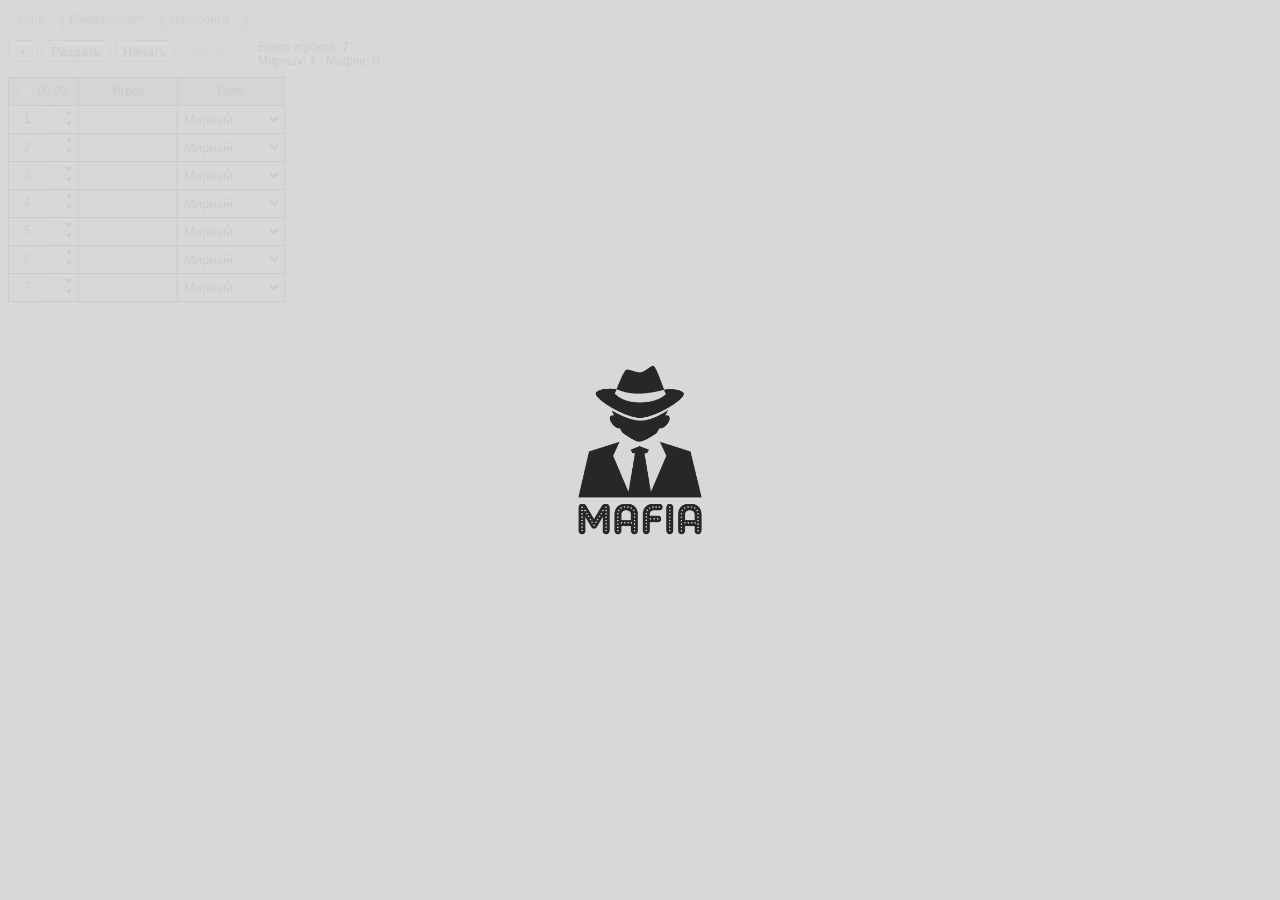
<file: old/3.4/index.html>
<!doctype html>
<html lang="ru-RU">
    <head>
        <title>Мафия-онлайн</title>
        <meta name="viewport" content="width=device-width, initial-scale=1, maximum-scale=1" />
        <meta charset="UTF-8" />
        <script src="js/jquery-4.0.0.min.js"></script>
        <script src="js/config.js"></script>
        <script src="js/fnc.js"></script>
        <link id="lcss" rel="stylesheet" href="css/style_small.css" type="text/css" media="all" />
    </head>
    <!--
	Версия 3.3
	Модификация для "Gold Mafia Online": Павел Сысоев ( pashulik@mail.ru )
	Первочальный автор скрипта (исключая jquery): Анатолий Веснин - avesnin.ru ( http://habrahabr.ru/users/avesnin ) 
	!-->
    <body>
        <ul id="tabs">
            <li><a href="#" title="tab1">Игра</a></li>
            <li><a href="#" title="tab2">Информация</a></li>
            <li><a href="#" title="tab3">Настройки</a></li>
        </ul>

        <div id="content">
            <div id="tab1">
                <div id="dGameBtns">
                    <input id="btnGamerAdd" type="button" value="+" title="Добавить игрока" />
                    <input id="btnSpreadRoles" type="button" value="Раздать" title="Раздать роли" disabled />
                    <input id="btnBegin" type="button" value="Начать" title="Начать игру" disabled />
                    <input id="btnReset" type="button" value="Заново" title="Заново начать игру" disabled />
                </div>
                <div id="dInfo">&nbsp;</div>
                <div id="cover" class="clear table left">
                    <div class="tr" id="tr0">
                        <div class="th clNums"></div>
                        <div class="th clNames"></div>
                        <div class="th clRoles"></div>
                    </div>
                </div>
                <div id="dBtnRounds">&nbsp;</div>
                <div id="dDebug">&nbsp;</div>
            </div>

            <div id="tab2">
                <div>
                    <h3>Обозначения</h3>
                    <ol>
                        <strong>❢&nbsp;</strong>
                        - фол (предупреждение) игроку<br />
                        <strong>✔</strong>
                        - проверка шерифом<br />
                        <strong>✚</strong>
                        - лечение доктором<br />
                        <strong>✘</strong>
                        - убийство мафией<br />
                        <strong>M</strong>
                        - убийство маньяком<br />
                        ❤ - очарование красоткой<br />
                        <strong>В</strong>
                        - вор украл роль<br />
                        <strong>&#9760;</strong>
                        - взрыв со смертником<br />
                        <strong>✕</strong>
                        - расстрел (казнь, убийство) днём<br />
                        💥 - взрыв шахида<br />
                        ⚡ - смерть от взрыва шахида<br /><br />
                    </ol>
                    <h3>Описание ролей</h3>
                    <ol>
                        <strong>МИРНЫЙ</strong>
                        - обыватель, обычный мирный житель. Ночью спит. Мирные выигрывают, когда вся мафия мертва.
                        <br /><br />
                        <strong>МАФИЯ</strong>
                        - подручные Дона мафии, противники мирных. Убивают ночью одного из игроков. Выигрывают, когда
                        количество мафии (включая Дона) сравнивается с количеством мирных.
                        <br /><br />
                        <strong>ДОН</strong>
                        - главарь мафиозной группировки. Принимает окончательное решение и сообщает номер убитого игрока Ведущему в чате. 
						После этого (только при нечётном количестве игроков и если при этом в игре нет роли Доктора) ищет Шерифа, 
						запрашивая у Ведущего роль игрока. После убийства Дона, ведущему пишет любой игрок с ролью Мафия.
                        <br /><br />
                        <strong>ШЕРИФ</strong>
                        (Комиссар) - мирный житель. Ночью запрашивает у Ведущего в чате роль одного из игроков (мирный
                        или мафия без уточнения).
                        <br /><br />
                        <strong>ДОКТОР</strong>
                        - мирный житель. Лечит любого игрока ночью на свое усмотрение, но нельзя лечить одного и того же
                        игрока две ночи подряд (через раз можно). Также доктор может лечить самого себя, но всего один
                        раз за игру.
                        <br /><br />
                        <strong>БЕССМЕРТНЫЙ</strong>
                        - мирный житель. Ночью спит. Мафия не может убить его ночью, кроме того случая, когда вор
                        «украл» его роль. Однако он может взорваться вместе с Шахидом, его может убить ночью Маньяк, а
                        также его могут казнить днём.
                        <br /><br />
                        <strong>МАНЬЯК</strong>
                        - играет за мирных жителей. Ночью убивает одного игрока, стараясь найти мафию. Самоубиться маньяк не может.
                        <br /><br />
                        <strong>ВОР</strong>
                        - играет за мирных жителей. Ночью указывает игрока, у которого ворует роль. Этот игрок не знает,
                        что его роль своровали и выполняет своё действие, но это не будет иметь значения. Чтобы мафия не
                        смогла убить, роль должна быть украдена именно у Дона. Если вор крадёт роль Бессмертного, то на эту
                        ночь он сам того не зная становится бессмертным и не может быть убит мафией. Если же Вор украл 
						роль у Шахида, то он при убийстве не взрывает вместе с собой соседних игроков, а погибает один, 
						как обычный игрок. Нельзя воровать роль у одного и того же игрока две ночи подряд.
                        <br /><br />
                        <strong>КРАСОТКА</strong>
                        - мирный житель. Ночью указывает игрока, которого будет спасать от мафии. Если мафия пытается
                        убить этого игрока, то он не умирает. Если мафия убивает Красотку, то умирает и спасаемый ею
                        игрок. Нельзя ходить к одному и тому же игроку две ночи подряд.
                        <br /><br />
                        <strong>СМЕРТНИК</strong>
                        - играет за мирных жителей. Ночью спит. Днём до голосования имеет право по своему желанию
                        взорвать любого игрока вместе с собой. При его казни днём также может забрать с собой одного
                        игрока. Если его убивают ночью, то он погибает один.
                        <br /><br />
                        <strong>ШАХИД</strong>
                        - играет за мирных жителей. Если его убивают, то вместе с ним погибают два соседних по номерам
                        игрока (первый и последний номера рядом), если они ещё в игре.
                        <br /><br />
                    </ol>

                    &nbsp;ℹ️
                    <i>Роли назначаются игрокам случайным образом и присылаются Ведущим каждому участнику в личном
                        сообщении Zoom. Мафиози также получают номера всех остальных игроков мафиозной группировки с
                        указанием кто Дон.
					</i> 
					<br /><br />

                    <h4>Количество мафии (включая Дона) при общей численности игроков</h4>
                    <ol>
                        • &nbsp;&nbsp;<strong>6</strong> игроков — 1 мафия;<br />
                        • &nbsp;&nbsp;<strong>7-9</strong> игроков — 2 мафии;<br />
                        • &nbsp;&nbsp;<strong>9</strong> (с доктором) — 3 мафии;<br />
                        • &nbsp;&nbsp;<strong>10-11</strong> игроков — 3 мафии;<br />
                        • &nbsp;&nbsp;<strong>11</strong> (с доктором) — 4 мафии;<br />
                        • &nbsp;&nbsp;<strong>12-14</strong> игроков — 4 мафии;<br />
                        • &nbsp;&nbsp;<strong>14</strong> (с доктором) — 5 мафии;<br />
                        • &nbsp;&nbsp;<strong>15-16</strong> игроков — 5 мафии.<br /><br />
                    </ol>

                    <h3>Наши правила игры в Мафию-онлайн</h3>
                    <ol>
                        <!--1-->
                        <li>
                            Мы играем в закрытую Мафию - это значит, что каждый игрок во время своей речи может
                            вскрыться под любой ролью, которая присутствует в текущей игре.
                        </li>
                        <br />
                        <!--2-->
                        <li>
                            Игра взакрытую дает право мафии убить одного из своих (самоубиться) или не убивать никого.
                        </li>
                        <br />
                        <!--3-->
                        <li>
                            Время речи каждого игрока - не более 1 минуты, за это время необходимо успеть сообщить номер
                            игрока, выдвигаемого на голосование. После срабатывания таймера или сообщения ведущего о
                            том, что время закончилось, нужно незамедлительно прекратить монолог и выключить свой микрофон.
                        </li>
                        <br />
                        <!--4-->
                        <li>
                            Игрок, который говорит первым после ночи, имеет право перед голосованием на дополнительное
                            слово (не более 30 секунд). Выдвинуть игрока на голосование он может только в свою первую речь.
                        </li>
                        <br />
                        <!--5-->
                        <li>Запрещено перебивать говорящего! Жестикулировать при этом можно сколько угодно.</li>
                        <br />
                        <!--6-->
                        <li>
                            Игрок может не выдвигать на голосование никого во время своей речи, но обязан отдать свой
                            голос против одного из выставленных игроков на общем голосовании. Если кто-то не проголосовал, 
							то его голос уходит против последнего выдвинутого на голосование игрока.
                        </li>
                        <br />
                        <!--7-->
                        <li>
                            Если на голосование выдвинуто менее двух игроков, то голосование не состоится и все остаются живы.
                        </li>
                        <br />
                        <!--8-->
                        <li>Днём из игры выбывает тот, против кого проголосовало большинство.</li>
                        <br />
                        <!--9-->
                        <li>
                            Если на голосовании несколько игроков получили одинаковое количество голосов, то им
                            предоставляется дополнительное слово (не более 30 секунд), после чего происходит повторное
                            голосование. Выставленные на голосование игроки не имеют права голоса при повторном
                            голосовании. Если по результатам переголосования номинированные игроки опять набирают
                            голосов поровну, то они остаются в игре.
                        </li>
                        <br />
                        <!--10-->
                        <li>
                            Убитый игрок после последнего слова (не более 30 секунд) самостоятельно выключает свой звук
                            и видео и до конца игры больше не включает их, а также не пользуется чатом и реакциями в Zoom.
                        </li>
                        <br />
                        <!--11-->
                        <li>Убитый игрок не должен вмешиваться или как-то влиять на ход игры.</li>
                        <br />
                        <!--12-->
                        <li>
                            Спящие ночью игроки не включают свой звук и видео до тех пор, пока Ведущий не попросит их проснуться.
                        </li>
                        <br />
                        <!--13-->
                        <li>
                            Чат в Zoom предназначен только для ночной переписки мафии между собой, а также для переписки
                            Ведущего с доном, шерифом, доктором, маньяком, красоткой и вором.
                        </li>
                        <br />
                        <!--14-->
                        <li>Сообщения ВСЕМ в чате Zoom во время игры запрещены!</li>
                        <br />
                        <!--15-->
                        <li>
                            Первый зашедший по ссылке в Zoom получает иммунитет на первую игру - этого игрока в первую
                            ночь не могут убить или проверить, но он может взорваться вместе с Шахидом.
                        </li>
                        <br />
                        <!--16-->
                        <li>Первый убитый в игре получает иммунитет на следующую игру.</li>
                        <br />
                        <!--17-->
                        <li>
                            Если опоздавший игрок заходит в Zoom и видит, что игра уже идёт, он отключает свой звук и
                            видео и ожидает начала новой игры.
                        </li>
                        <br />
                        <!--18-->
                        <li>
                            Запрещённые слова и их вариации: "100%", "клянусь" и тп. Нельзя вообще что-либо обещать или
                            просить пообещать. Мат разрешён в разумных пределах.
                        </li>
                        <br />
                        <!--19-->
                        <li>
                            Категорически запрещено оскорблять, хамить, грубить и "наезжать" на других игроков и Ведущего!
                        </li>
                        <br />
                        <!--20-->
                        <li>
                            Запрещено спорить с Ведущим. При любой спорной ситуации в игре окончательное решение всегда остаётся за Ведущим!
                        </li>
                        <br />
                        <!--21-->
                        <li>
                            Участник с игровой картой не обязан исполнять своё ночное действие и может отказаться от
                            него, сообщив об этом Ведущему. Исключением является Шахид - его подрыв не зависит от
                            собственных желаний.
                        </li>
                        <br />
                        <!--22-->
                        <li>
                            За каждое нарушение правил игрок получает фол (предупреждение). Фолы накопительные и
                            действуют одну игру. Всего игрок может набрать до 5 фолов включительно:
                            <br />
                            • &nbsp;&nbsp;1 фол — предупреждение;<br />
                            • &nbsp;&nbsp;2 фол — предупреждение;<br />
                            • &nbsp;&nbsp;3 фол — игрок лишается права говорить днём;<br />
                            • &nbsp;&nbsp;4 фол — игрок лишается права голосовать, собственный голос аннулируется и не идёт против себя;<br />
                            • &nbsp;&nbsp;5 фол — игрок покидает текущую игру без права последнего слова.
                        </li>
                    </ol>
                </div>
            </div>

            <div id="tab3">
                <div style="padding: 10px">
                    <h3 style="margin-top: 10px">Настройки ролей</h3>
                    <p style="color: #666; margin-bottom: 10px">
                        Отметьте роли, которые будут участвовать в игре и укажите минимальное количество игроков для каждой роли:
                    </p>

                    <div style="margin-bottom: 15px; background: #f9f9f9; padding: 15px 15px 5px 15px; border-radius: 5px; border: 1px solid #ddd;">
                        <table style="width: 100%; border-collapse: collapse">
                            <tr style="border-bottom: 1px solid #ddd">
                                <th style="text-align: left; padding: 8px">Роль</th>
                                <th style="text-align: center; padding: 8px">Участвует</th>
                                <th style="text-align: center; padding: 8px">Минимум игроков</th>
                            </tr>
                            <tr>
                                <td style="padding: 8px">Дон</td>
                                <td style="text-align: center; padding: 0px">
                                    <input type="checkbox" id="rolePlay3" checked />
                                </td>
                                <td style="text-align: center; padding: 0px">
                                    <input
                                        type="number"
                                        id="roleMin3"
                                        min="1"
                                        max="30"
                                        value="7"
                                        style="width: 60px; text-align: center"
                                    />
                                </td>
                            </tr>
                            <tr style="background: #f0f0f0">
                                <td style="padding: 8px">Шериф</td>
                                <td style="text-align: center; padding: 0px">
                                    <input type="checkbox" id="rolePlay4" checked />
                                </td>
                                <td style="text-align: center; padding: 0px">
                                    <input
                                        type="number"
                                        id="roleMin4"
                                        min="1"
                                        max="30"
                                        value="7"
                                        style="width: 60px; text-align: center"
                                    />
                                </td>
                            </tr>
                            <tr>
                                <td style="padding: 8px">Доктор</td>
                                <td style="text-align: center; padding: 0px">
                                    <input type="checkbox" id="rolePlay5" checked />
                                </td>
                                <td style="text-align: center; padding: 0px">
                                    <input
                                        type="number"
                                        id="roleMin5"
                                        min="1"
                                        max="30"
                                        value="6"
                                        style="width: 60px; text-align: center"
                                    />
                                </td>
                            </tr>
                            <tr style="background: #f0f0f0">
                                <td style="padding: 8px">Красотка</td>
                                <td style="text-align: center; padding: 0px">
                                    <input type="checkbox" id="rolePlay6" />
                                </td>
                                <td style="text-align: center; padding: 0px">
                                    <input
                                        type="number"
                                        id="roleMin6"
                                        min="1"
                                        max="30"
                                        value="7"
                                        style="width: 60px; text-align: center"
                                    />
                                </td>
                            </tr>
                            <tr>
                                <td style="padding: 8px">Маньяк</td>
                                <td style="text-align: center; padding: 0px">
                                    <input type="checkbox" id="rolePlay7" checked />
                                </td>
                                <td style="text-align: center; padding: 0px">
                                    <input
                                        type="number"
                                        id="roleMin7"
                                        min="1"
                                        max="30"
                                        value="12"
                                        style="width: 60px; text-align: center"
                                    />
                                </td>
                            </tr>
                            <tr style="background: #f0f0f0">
                                <td style="padding: 8px">Бессмертный</td>
                                <td style="text-align: center; padding: 0px">
                                    <input type="checkbox" id="rolePlay8" />
                                </td>
                                <td style="text-align: center; padding: 0px">
                                    <input
                                        type="number"
                                        id="roleMin8"
                                        min="1"
                                        max="30"
                                        value="7"
                                        style="width: 60px; text-align: center"
                                    />
                                </td>
                            </tr>
                            <tr>
                                <td style="padding: 8px">Вор</td>
                                <td style="text-align: center; padding: 0px">
                                    <input type="checkbox" id="rolePlay9" checked />
                                </td>
                                <td style="text-align: center; padding: 0px">
                                    <input
                                        type="number"
                                        id="roleMin9"
                                        min="1"
                                        max="30"
                                        value="11"
                                        style="width: 60px; text-align: center"
                                    />
                                </td>
                            </tr>
                            <tr style="background: #f0f0f0">
                                <td style="padding: 8px">Смертник</td>
                                <td style="text-align: center; padding: 0px">
                                    <input type="checkbox" id="rolePlay10" />
                                </td>
                                <td style="text-align: center; padding: 0px">
                                    <input
                                        type="number"
                                        id="roleMin10"
                                        min="1"
                                        max="30"
                                        value="15"
                                        style="width: 60px; text-align: center"
                                    />
                                </td>
                            </tr>
                            <tr>
                                <td style="padding: 8px">Шахид</td>
                                <td style="text-align: center; padding: 0px">
                                    <input type="checkbox" id="rolePlay11" checked />
                                </td>
                                <td style="text-align: center; padding: 0px">
                                    <input
                                        type="number"
                                        id="roleMin11"
                                        min="1"
                                        max="30"
                                        value="15"
                                        style="width: 60px; text-align: center"
                                    />
                                </td>
                            </tr>
                        </table>

                        <div style="margin-top: 15px; text-align: left">
                            <button
                                onclick="saveRoleSettings()"
                                style="
                                    padding: 8px 20px;
                                    background: #4caf50;
                                    color: white;
                                    border: none;
                                    border-radius: 3px;
                                    cursor: pointer;
									margin-right: 10px;
									margin-bottom: 10px;
                                "
                            >
                                Сохранить настройки ролей
                            </button>

                            <button
                                onclick="resetRoleSettings()"
                                style="
                                    padding: 8px 20px;
                                    background: #ff9800;
                                    color: white;
                                    border: none;
                                    border-radius: 3px;
                                    cursor: pointer;
                                "
                            >
                                Сбросить
                            </button>
							
                        </div>
                    </div>
                    <div style="font-size: 11px; color: #999; margin-left: 15px; margin-top: 20px">
                        <strong>Примечание:</strong> Мирные жители и Мафия всегда участвуют в игре. Роли раздаются
                        только при достижении указанного минимального количества игроков.
                    </div>

                    <br /><br />
                    <h3>Настройки фолов</h3>
                    <div style="margin-bottom: 20px; background: #f9f9f9; padding: 15px; border-radius: 5px; border: 1px solid #ddd; ">
                        <!-- Строка 1: Фолы днём -->
                        <div style="display: flex; flex-wrap: wrap; align-items: flex-start; padding: 8px 0; gap: 10px">
                            <div style="width: 260px; max-width: 100%; padding: 4px 0">
                                <strong>Использовать фолы днём:</strong>
                            </div>
                            <div style="flex: 1; min-width: 330px; display: flex; align-items: flex-start; gap: 8px">
                                <input
                                    type="checkbox"
                                    id="useFoulsNight"
                                    checked
                                    style="width: 18px; height: 18px; cursor: pointer; flex-shrink: 0; margin-top: 3px"
                                />
                                <span style="color: #555; line-height: 2"
                                    >(включает кнопки фолов в дневные раунды)</span
                                >
                            </div>
                        </div>

                        <!-- Строка 2: Фолы ночью -->
                        <div
                            style="
                                display: flex;
                                flex-wrap: wrap;
                                align-items: flex-start;
                                padding: 8px 0;
                                background: #f0f0f0;
                                margin: 5px 0;
                                border-radius: 3px;
                                gap: 10px;
                            "
                        >
                            <div style="width: 260px; max-width: 100%; padding: 4px 0">
                                <strong>Использовать фолы ночью:</strong>
                            </div>
                            <div style="flex: 1; min-width: 330px; display: flex; align-items: flex-start; gap: 8px">
                                <input
                                    type="checkbox"
                                    id="useFoulsDay"
                                    style="width: 18px; height: 18px; cursor: pointer; flex-shrink: 0; margin-top: 3px"
                                />
                                <span style="color: #555; line-height: 2">(включает кнопки фолов в ночные раунды)</span>
                            </div>
                        </div>

                        <!-- Строка 3: Количество фолов -->
                        <div style="display: flex; flex-wrap: wrap; align-items: flex-start; padding: 8px 0; gap: 10px">
                            <div style="width: 260px; max-width: 100%; padding: 4px 0">
                                <strong>Количество фолов для выбывания:</strong>
                            </div>
                            <div style="flex: 1; min-width: 330px; display: flex; align-items: flex-start; gap: 8px">
                                <input
                                    type="number"
                                    id="maxFoul"
                                    min="1"
                                    max="10"
                                    value="5"
                                    style="width: 50px; padding: 5px; text-align: center; flex-shrink: 0"
                                />
                                <span style="color: #555; line-height: 2"
                                    >(при достижении данного количества фолов игрок выбывает из текущей игры)</span
                                >
                            </div>
                        </div>
                    
                    <div style="margin-top: 15px; text-align: left">
                        <button
                            onclick="saveFoulSettings()"
                            style="
                                padding: 8px 20px;
                                background: #4caf50;
                                color: white;
                                border: none;
                                border-radius: 3px;
                                cursor: pointer;
                                margin-right: 10px;
                            "
                        >
                            Сохранить настройки фолов
                        </button>
                        <!-- <button onclick="resetFoulSettings()" style="padding:8px 20px; background:#f44336; color:white; border:none; border-radius:3px; cursor:pointer;">Сбросить</button> !-->
                    </div>
					
					</div>
                </div>

            <!--		
			<br /><br />
			<h3>Настройки отображения</h3>
			<div style="margin-bottom:20px;">
				<select id="sCSS">
					<option value="style_big.css">Крупно</option>
					<option value="style_small.css">Мелко</option>
				</select>
				<input type="button" onclick="loadCSS();" value="Загрузить CSS" />
			</div>
			-->

			<br />
			<h3 style="margin-left: 10px">Настройки таймеров</h3>
			<div style="margin:10px; background:#f9f9f9; padding:15px; border-radius:5px; border:1px solid #ddd;">
				<table style="width:100%; border-collapse:collapse;">
					<tr style="border-bottom:1px solid #ccc;">
						<th style="text-align:left; padding:8px;">Параметр</th>
						<th style="text-align:center; padding:8px;">Таймер 1</th>
						<th style="text-align:center; padding:8px;">Таймер 2</th>
					</tr>
					<tr style="background:#f0f0f0;">
						<td style="padding:8px;">Включить звук</td>
						<td style="text-align:center;"><input type="checkbox" id="timer1Enable" checked></td>
						<td style="text-align:center;"><input type="checkbox" id="timer2Enable" checked></td>
					</tr>
					<tr style="background:#f0f0f0;">
						<td style="padding:8px;">Время до окончания (сек)</td>
						<td style="text-align:center;"><input type="number" id="timer1Duration" min="10" max="300" value="60" style="width:80px;"></td>
						<td style="text-align:center;"><input type="number" id="timer2Duration" min="10" max="300" value="30" style="width:80px;"></td>
					</tr>
					<tr>
						<td style="padding:8px;">Короткий сигнал – длительность (сек)</td>
						<td style="text-align:center;"><input type="number" id="timer1BeepDur" step="0.1" min="0.1" max="2" value="0.5" style="width:80px;"></td>
						<td style="text-align:center;"><input type="number" id="timer2BeepDur" step="0.1" min="0.1" max="2" value="0.5" style="width:80px;"></td>
					</tr>
					<tr>
						<td style="padding:8px;">Короткий сигнал – частота (Гц)</td>
						<td style="text-align:center;"><input type="number" id="timer1BeepFreq" min="200" max="4000" value="600" style="width:80px;"></td>
						<td style="text-align:center;"><input type="number" id="timer2BeepFreq" min="200" max="4000" value="600" style="width:80px;"></td>
					</tr>
					<tr>
						<td style="padding:8px;">Короткий сигнал – громкость (0–1)</td>
						<td style="text-align:center;"><input type="number" id="timer1BeepVol" step="0.1" min="0" max="1" value="0.8" style="width:80px;"></td>
						<td style="text-align:center;"><input type="number" id="timer2BeepVol" step="0.1" min="0" max="1" value="0.8" style="width:80px;"></td>
					</tr>
					<tr style="background:#f0f0f0;">
						<td style="padding:8px;">Финальный сигнал – длительность (сек)</td>
						<td style="text-align:center;"><input type="number" id="timer1AlarmDur" step="0.5" min="0.5" max="5" value="1.5" style="width:80px;"></td>
						<td style="text-align:center;"><input type="number" id="timer2AlarmDur" step="0.5" min="0.5" max="5" value="1.5" style="width:80px;"></td>
					</tr>
					<tr style="background:#f0f0f0;">
						<td style="padding:8px;">Финальный сигнал – частота (Гц)</td>
						<td style="text-align:center;"><input type="number" id="timer1AlarmFreq" min="200" max="4000" value="1200" style="width:80px;"></td>
						<td style="text-align:center;"><input type="number" id="timer2AlarmFreq" min="200" max="4000" value="1200" style="width:80px;"></td>
					</tr>
					<tr style="background:#f0f0f0;">
						<td style="padding:8px;">Финальный сигнал – громкость (0–1)</td>
						<td style="text-align:center;"><input type="number" id="timer1AlarmVol" step="0.1" min="0" max="1" value="0.8" style="width:80px;"></td>
						<td style="text-align:center;"><input type="number" id="timer2AlarmVol" step="0.1" min="0" max="1" value="0.8" style="width:80px;"></td>
					</tr>										
					<tr>
						<td style="padding:20px 8px 8px 40px;">Проверка короткого сигнала:</td>
						<td style="text-align:center;"><button id="testTimer1ShortBtn" style="background:#FF9800; color:white; border:none; padding:4px 8px; border-radius:5px; margin:15px 0px 3px 0px; width:85px;">Тест</button></td>
						<td style="text-align:center;"><button id="testTimer2ShortBtn" style="background:#FF9800; color:white; border:none; padding:4px 8px; border-radius:5px; margin:15px 0px 3px 0px; width:85px;">Тест</button></td>
					</tr>
					<tr>
						<td style="padding:8px 8px 20px 40px;">Проверка финального сигнала:</td>
						<td style="text-align:center;"><button id="testTimer1LongBtn" style="background:#2196F3; color:white; border:none; padding:4px 8px; border-radius:5px; margin:3px 0px 15px 0px; width:85px;">Тест</button></td>
						<td style="text-align:center;"><button id="testTimer2LongBtn" style="background:#2196F3; color:white; border:none; padding:4px 8px; border-radius:5px; margin:3px 0px 15px 0px; width:85px;">Тест</button></td>
					</tr>

				</table>
				<div style="margin-top:10px; text-align:left;">
					<button id="saveTimerSettingsBtn" style="background:#4CAF50; color:white; border:none; padding:8px 20px; border-radius:5px;">Сохранить настройки таймеров</button>
				</div>
			</div>
			<div style="padding-left: 10px">
				<p style="text-align:center; color: #666">
					<a href="history.html" title="История версий" style="color: #666; text-decoration: none;">Версия 3.4</a>
				</p>
			</div>
            </div> <!-- tab3 -->
        </div> <!-- content -->

        <script>
            // Функции для сохранения настроек фолов
            function saveFoulSettings() {
                $useFoulsDay = $("#useFoulsDay").prop("checked");
                $useFoulsNight = $("#useFoulsNight").prop("checked");
                $maxFoul = parseInt($("#maxFoul").val()) || 5;

                // Обновляем глобальные переменные
                window.$useFoulsDay = $useFoulsDay;
                window.$useFoulsNight = $useFoulsNight;
                window.$maxFoul = $maxFoul;

                showSettingsMessage("Настройки фолов сохранены");

                if (typeof $Debug !== "undefined" && $Debug) {
                    console.log("Настройки фолов:", {
                        day: $useFoulsDay,
                        night: $useFoulsNight,
                        maxFoul: $maxFoul,
                    });
                }
            }

            function resetFoulSettings() {
                $("#useFoulsDay").prop("checked", true);
                $("#useFoulsNight").prop("checked", true);
                $("#maxFoul").val(5);

                saveFoulSettings();
                showSettingsMessage("Настройки фолов сброшены к значениям по умолчанию!");
            }

            // Загружаем настройки фолов в интерфейс
            function loadFoulSettingsToUI() {
                $("#useFoulsDay").prop("checked", window.$useFoulsDay !== false);
                $("#useFoulsNight").prop("checked", window.$useFoulsNight !== false);
                $("#maxFoul").val(window.$maxFoul || 5);
            }

			// ========== НАСТРОЙКИ ТАЙМЕРОВ ==========
			function loadTimerSettings() {
				let saved = localStorage.getItem('mafiaTimerSettings');
				let defaults = {
					timer1: { enabled: true, duration: 60, beepDuration: 0.5, beepFreq: 600, beepVolume: 0.8, alarmDuration: 1.5, alarmFreq: 1200, alarmVolume: 0.8 },
					timer2: { enabled: true, duration: 30, beepDuration: 0.5, beepFreq: 600, beepVolume: 0.8, alarmDuration: 1.5, alarmFreq: 1200, alarmVolume: 0.8 }
				};
				let settings = defaults;
				if (saved) {
					try {
						let parsed = JSON.parse(saved);
						settings = { ...defaults, ...parsed };
					} catch(e) {}
				}
				// Применяем к полям ввода
				$('#timer1Enable').prop('checked', settings.timer1.enabled);
				$('#timer1Duration').val(settings.timer1.duration);
				$('#timer1BeepDur').val(settings.timer1.beepDuration);
				$('#timer1BeepFreq').val(settings.timer1.beepFreq);
				$('#timer1BeepVol').val(settings.timer1.beepVolume);
				$('#timer1AlarmDur').val(settings.timer1.alarmDuration);
				$('#timer1AlarmFreq').val(settings.timer1.alarmFreq);
				$('#timer1AlarmVol').val(settings.timer1.alarmVolume);
				
				$('#timer2Enable').prop('checked', settings.timer2.enabled);
				$('#timer2Duration').val(settings.timer2.duration);
				$('#timer2BeepDur').val(settings.timer2.beepDuration);
				$('#timer2BeepFreq').val(settings.timer2.beepFreq);
				$('#timer2BeepVol').val(settings.timer2.beepVolume);
				$('#timer2AlarmDur').val(settings.timer2.alarmDuration);
				$('#timer2AlarmFreq').val(settings.timer2.alarmFreq);
				$('#timer2AlarmVol').val(settings.timer2.alarmVolume);
				
				// Обновляем глобальные переменные для скрипта fnc.js
				window.$timerSettings1 = {
					enabled: settings.timer1.enabled,
					duration: settings.timer1.duration,
					beepDuration: settings.timer1.beepDuration,
					beepFreq: settings.timer1.beepFreq,
					beepVolume: settings.timer1.beepVolume,
					alarmDuration: settings.timer1.alarmDuration,
					alarmFreq: settings.timer1.alarmFreq,
					alarmVolume: settings.timer1.alarmVolume
				};
				window.$timerSettings2 = {
					enabled: settings.timer2.enabled,
					duration: settings.timer2.duration,
					beepDuration: settings.timer2.beepDuration,
					beepFreq: settings.timer2.beepFreq,
					beepVolume: settings.timer2.beepVolume,
					alarmDuration: settings.timer2.alarmDuration,
					alarmFreq: settings.timer2.alarmFreq,
					alarmVolume: settings.timer2.alarmVolume
				};
				
				// Обновляем значения по умолчанию в config.js (для совместимости)
				if (typeof $waitTimerDefault1 !== 'undefined') $waitTimerDefault1 = settings.timer1.duration;
				if (typeof $waitTimerDefault2 !== 'undefined') $waitTimerDefault2 = settings.timer2.duration;
			}

			function saveTimerSettings() {
				let settings = {
					timer1: {
						enabled: $('#timer1Enable').is(':checked'),
						duration: parseInt($('#timer1Duration').val()) || 60,
						beepDuration: parseFloat($('#timer1BeepDur').val()) || 0.5,
						beepFreq: parseInt($('#timer1BeepFreq').val()) || 600,
						beepVolume: parseFloat($('#timer1BeepVol').val()) || 0.8,
						alarmDuration: parseFloat($('#timer1AlarmDur').val()) || 1.5,
						alarmFreq: parseInt($('#timer1AlarmFreq').val()) || 1200,
						alarmVolume: parseFloat($('#timer1AlarmVol').val()) || 0.8
					},
					timer2: {
						enabled: $('#timer2Enable').is(':checked'),
						duration: parseInt($('#timer2Duration').val()) || 30,
						beepDuration: parseFloat($('#timer2BeepDur').val()) || 0.5,
						beepFreq: parseInt($('#timer2BeepFreq').val()) || 600,
						beepVolume: parseFloat($('#timer2BeepVol').val()) || 0.8,
						alarmDuration: parseFloat($('#timer2AlarmDur').val()) || 1.5,
						alarmFreq: parseInt($('#timer2AlarmFreq').val()) || 1200,
						alarmVolume: parseFloat($('#timer2AlarmVol').val()) || 0.8
					}
				};
				localStorage.setItem('mafiaTimerSettings', JSON.stringify(settings));
				loadTimerSettings(); // перезагрузит глобальные переменные
				showSettingsMessage('Настройки таймеров сохранены');
			}

			function playTestSound(timerNum) {
				let settings = timerNum === 1 ? window.$timerSettings1 : window.$timerSettings2;
				if (!settings.enabled) {
					showSettingsMessage('Звук для этого таймера отключён!', 'warning');
					return;
				}
				try {
					let audioCtx = new (window.AudioContext || window.webkitAudioContext)();
					let oscillator = audioCtx.createOscillator();
					let gainNode = audioCtx.createGain();
					oscillator.connect(gainNode);
					gainNode.connect(audioCtx.destination);
					oscillator.frequency.value = settings.alarmFreq;
					gainNode.gain.value = settings.alarmVolume;
					oscillator.start();
					oscillator.stop(audioCtx.currentTime + settings.alarmDuration);
					// небольшая задержка, чтобы контекст не закрылся сразу
					setTimeout(() => { audioCtx.close(); }, (settings.alarmDuration + 0.2) * 1000);
				} catch(e) {
					console.log('Web Audio не поддерживается');
				}
			}

			$(document).ready(function() {
				loadTimerSettings();
				$('#saveTimerSettingsBtn').click(saveTimerSettings);
				$('#testTimer1Btn').click(() => playTestSound(1));
				$('#testTimer2Btn').click(() => playTestSound(2));
			});


function playTestBeep(timerNum) {
    let settings = timerNum === 1 ? window.$timerSettings1 : window.$timerSettings2;
    if (!settings || !settings.enabled) {
        showSettingsMessage('Звук для этого таймера отключён!', 'warning');
        return;
    }
    try {
        let audioCtx = new (window.AudioContext || window.webkitAudioContext)();
        let oscillator = audioCtx.createOscillator();
        let gainNode = audioCtx.createGain();
        oscillator.connect(gainNode);
        gainNode.connect(audioCtx.destination);
        oscillator.frequency.value = settings.beepFreq;
        gainNode.gain.value = settings.beepVolume;
        oscillator.start();
        oscillator.stop(audioCtx.currentTime + settings.beepDuration);
        setTimeout(() => { audioCtx.close(); }, (settings.beepDuration + 0.2) * 1000);
    } catch(e) {
        console.log('Web Audio не поддерживается');
    }
}

function playTestAlarm(timerNum) {
    let settings = timerNum === 1 ? window.$timerSettings1 : window.$timerSettings2;
    if (!settings || !settings.enabled) {
        showSettingsMessage('Звук для этого таймера отключён!', 'warning');
        return;
    }
    try {
        let audioCtx = new (window.AudioContext || window.webkitAudioContext)();
        let oscillator = audioCtx.createOscillator();
        let gainNode = audioCtx.createGain();
        oscillator.connect(gainNode);
        gainNode.connect(audioCtx.destination);
        oscillator.frequency.value = settings.alarmFreq;
        gainNode.gain.value = settings.alarmVolume;
        oscillator.start();
        oscillator.stop(audioCtx.currentTime + settings.alarmDuration);
        setTimeout(() => { audioCtx.close(); }, (settings.alarmDuration + 0.2) * 1000);
    } catch(e) {
        console.log('Web Audio не поддерживается');
    }
}

$(document).ready(function() {
    loadTimerSettings();
    $('#saveTimerSettingsBtn').click(saveTimerSettings);
    $('#testTimer1ShortBtn').click(() => playTestBeep(1));
    $('#testTimer1LongBtn').click(() => playTestAlarm(1));
    $('#testTimer2ShortBtn').click(() => playTestBeep(2));
    $('#testTimer2LongBtn').click(() => playTestAlarm(2));
});




            // Дополняем существующую функцию загрузки настроек
            $(document).ready(function () {
                // Наблюдаем за изменением вкладок
                $("#tabs a").click(function () {
                    if ($(this).prop("title") === "tab3") {
                        // Загружаем настройки ролей в интерфейс
                        if (typeof loadRoleSettingsToUI === "function") {
                            setTimeout(loadRoleSettingsToUI, 100);
                        }
                        // Загружаем настройки фолов
                        loadFoulSettingsToUI();
                    }
                });

                // Принудительная загрузка настроек через 1 секунду после загрузки страницы
                setTimeout(function () {
                    if (typeof loadRoleSettingsToUI === "function") {
                        loadRoleSettingsToUI();
                    }
                    loadFoulSettingsToUI();
                }, 1000);
            });
        </script>

        <style>
            #hellopreloader > p {
                display: none;
            }
            #hellopreloader_preload {
                display: block;
                position: fixed;
                z-index: 99999;
                top: 0;
                left: 0;
                width: 100%;
                height: 100%;
                min-width: auto;
                background: #d6d6d6 url(images/preload.png) center center no-repeat;
                background-size: 250px;
            }
        </style>

        <div id="hellopreloader"><div id="hellopreloader_preload"></div></div>

        <script>
            var hellopreloader = document.getElementById("hellopreloader_preload");
            function fadeOutnojquery(el) {
                el.style.opacity = 1;
                var interhellopreloader = setInterval(function () {
                    el.style.opacity = el.style.opacity - 0.05;
                    if (el.style.opacity <= 0.05) {
                        clearInterval(interhellopreloader);
                        hellopreloader.style.display = "none";
                    }
                }, 16);
            }
            window.onload = function () {
                setTimeout(function () {
                    fadeOutnojquery(hellopreloader);
                }, 1000);
            };
        </script>

        <script>
            // Автоматическое открытие вкладки при загрузке страницы
            window.addEventListener("load", function () {
                // Проверяем разные варианты параметров
                const urlParams = new URLSearchParams(window.location.search);
                const hash = window.location.hash;

                // Вариант 1: Через hash #info
                if (hash === "#info") {
                    document.querySelector('a[title="tab2"]').click();
                }
                // Вариант 2: Через параметр ?tab=info
                else if (urlParams.get("tab") === "info") {
                    document.querySelector('a[title="tab2"]').click();
                }
                // Вариант 3: Через параметр ?open=information
                else if (urlParams.get("open") === "information") {
                    document.querySelector('a[title="tab2"]').click();
                }
            });
        </script>

        <script>
            // Обновляем URL при клике на вкладки
            document.querySelectorAll("#tabs a").forEach(function (tab) {
                tab.addEventListener("click", function () {
                    if (this.title === "tab2") {
                        window.location.hash = "info";
                    } else if (this.title === "tab1") {
                        window.location.hash = "";
                    }
                });
            });
        </script>

        <script>
            // Загружаем настройки ролей в интерфейс при открытии вкладки "Настройки"
            $(document).ready(function () {
                // Наблюдаем за изменением вкладок
                $("#tabs a").click(function () {
                    if ($(this).prop("title") === "tab3") {
                        // Загружаем настройки ролей в интерфейс
                        if (typeof loadRoleSettingsToUI === "function") {
                            setTimeout(loadRoleSettingsToUI, 100);
                        }
                    }
                });

                // Принудительная загрузка настроек через 1 секунду после загрузки страницы
                setTimeout(function () {
                    if (typeof loadRoleSettingsToUI === "function") {
                        loadRoleSettingsToUI();
                    }
                }, 1000);
            });

            // Проверка, что функции определены
            console.log("Функции доступны:", {
                saveRoleSettings: typeof saveRoleSettings,
                resetRoleSettings: typeof resetRoleSettings,
                loadRoleSettingsToUI: typeof loadRoleSettingsToUI,
            });
        </script>

		<script>
		$(document).ready(function() {
			// Глобальный флаг изменений
			window.settingsChanged = false;

			function markChanged() {
				window.settingsChanged = true;
			}

			function discardSettingsChanges() {
				if (typeof loadRoleSettingsToUI === 'function') {
					loadRoleSettingsToUI();
				}
				if (typeof loadFoulSettingsToUI === 'function') {
					loadFoulSettingsToUI();
				}
				if (typeof loadTimerSettings === 'function') {
					loadTimerSettings();
				}
				window.settingsChanged = false;
			}

			function saveAllSettings() {
				var originalShow = window.showSettingsMessage;
				window.showSettingsMessage = function() {};
				if (typeof saveRoleSettings === 'function') {
					saveRoleSettings();
				}
				if (typeof saveFoulSettings === 'function') {
					saveFoulSettings();
				}
				if (typeof saveTimerSettings === 'function') {
					saveTimerSettings();
				}
				window.showSettingsMessage = originalShow;
				if (typeof showSettingsMessage === 'function') {
					showSettingsMessage('Настройки сохранены');
				}
				window.settingsChanged = false;
			}

			// Переопределяем функции сохранения для ролей и фолов (они глобальные)
			if (typeof saveRoleSettings === 'function') {
				var originalSaveRole = window.saveRoleSettings;
				window.saveRoleSettings = function() {
					originalSaveRole();
					window.settingsChanged = false;
				};
			}
			if (typeof saveFoulSettings === 'function') {
				var originalSaveFoul = window.saveFoulSettings;
				window.saveFoulSettings = function() {
					originalSaveFoul();
					window.settingsChanged = false;
				};
			}

			// Для таймеров – переопределяем глобальную, если она есть, и добавляем явный обработчик
			if (typeof saveTimerSettings === 'function') {
				var originalSaveTimer = window.saveTimerSettings;
				window.saveTimerSettings = function() {
					originalSaveTimer();
					window.settingsChanged = false;
				};
			}

			// Явно привязываемся к кнопке сохранения таймеров (на случай, если функция не глобальная)
			$('#saveTimerSettingsBtn').on('click', function() {
				// Оригинальный обработчик уже сработает, мы просто сбрасываем флаг после него
				setTimeout(function() {
					window.settingsChanged = false;
				}, 100);
			});

			// Отслеживаем изменения на вкладке настроек
			$('#tab3').on('change input', 'input[type="checkbox"], input[type="number"]', function() {
				markChanged();
			});

			function switchTab(targetTab) {
				for (var i = 1; i <= 3; i++) {
					$("#content #tab" + i).hide();
				}
				$("#tabs li").attr("id", "");
				$("#tabs a[title='"+targetTab+"']").parent().attr("id", "current");
				$("#" + targetTab).fadeIn();
			}

			$('#tabs a').off('click').on('click', function(e) {
				e.preventDefault();
				var targetTab = $(this).attr('title');

				if ((targetTab === 'tab1' || targetTab === 'tab2') && window.settingsChanged) {
					var modalHtml = '<div id="settingsChangeModal" style="position:fixed;top:50%;left:50%;transform:translate(-50%,-50%);background:#fff;padding:20px;border:2px solid #ff9800;border-radius:10px;z-index:10000;box-shadow:0 0 20px rgba(0,0,0,0.3);min-width:300px;text-align:center;">' +
						'<h3 style="margin-top:0;color:#ff9800;">Изменения в настройках</h3>' +
						'<p>Вы изменили настройки. Сохранить изменения?</p>' +
						'<div style="margin-top:20px;display:flex;gap:10px;justify-content:center;flex-wrap:wrap;">' +
						'<button id="saveSettingsBtn" style="background:#4CAF50;color:white;border:none;padding:8px 20px;border-radius:5px;cursor:pointer;">Сохранить</button>' +
						'<button id="discardSettingsBtn" style="background:#f44336;color:white;border:none;padding:8px 20px;border-radius:5px;cursor:pointer;">Отказаться</button>' +
						'<button id="cancelSettingsBtn" style="background:#ccc;border:none;padding:8px 20px;border-radius:5px;cursor:pointer;">Остаться</button>' +
						'</div></div>';
					var overlay = $('<div style="position:fixed;top:0;left:0;width:100%;height:100%;background:rgba(0,0,0,0.5);z-index:9999;"></div>');
					$('body').append(overlay).append(modalHtml);

					$('#saveSettingsBtn').click(function() {
						saveAllSettings();
						$('#settingsChangeModal').remove();
						overlay.remove();
						switchTab(targetTab);
					});

					$('#discardSettingsBtn').click(function() {
						discardSettingsChanges();
						$('#settingsChangeModal').remove();
						overlay.remove();
						switchTab(targetTab);
					});

					$('#cancelSettingsBtn').click(function() {
						$('#settingsChangeModal').remove();
						overlay.remove();
					});

					overlay.click(function() {
						$('#settingsChangeModal').remove();
						overlay.remove();
					});
					return;
				}

				switchTab(targetTab);
			});

			setTimeout(function() {
				if (typeof loadRoleSettingsToUI === 'function') {
					loadRoleSettingsToUI();
				}
				if (typeof loadFoulSettingsToUI === 'function') {
					loadFoulSettingsToUI();
				}
				if (typeof loadTimerSettings === 'function') {
					loadTimerSettings();
				}
			}, 500);
		});
		</script>

    </body>
</html>
</file>
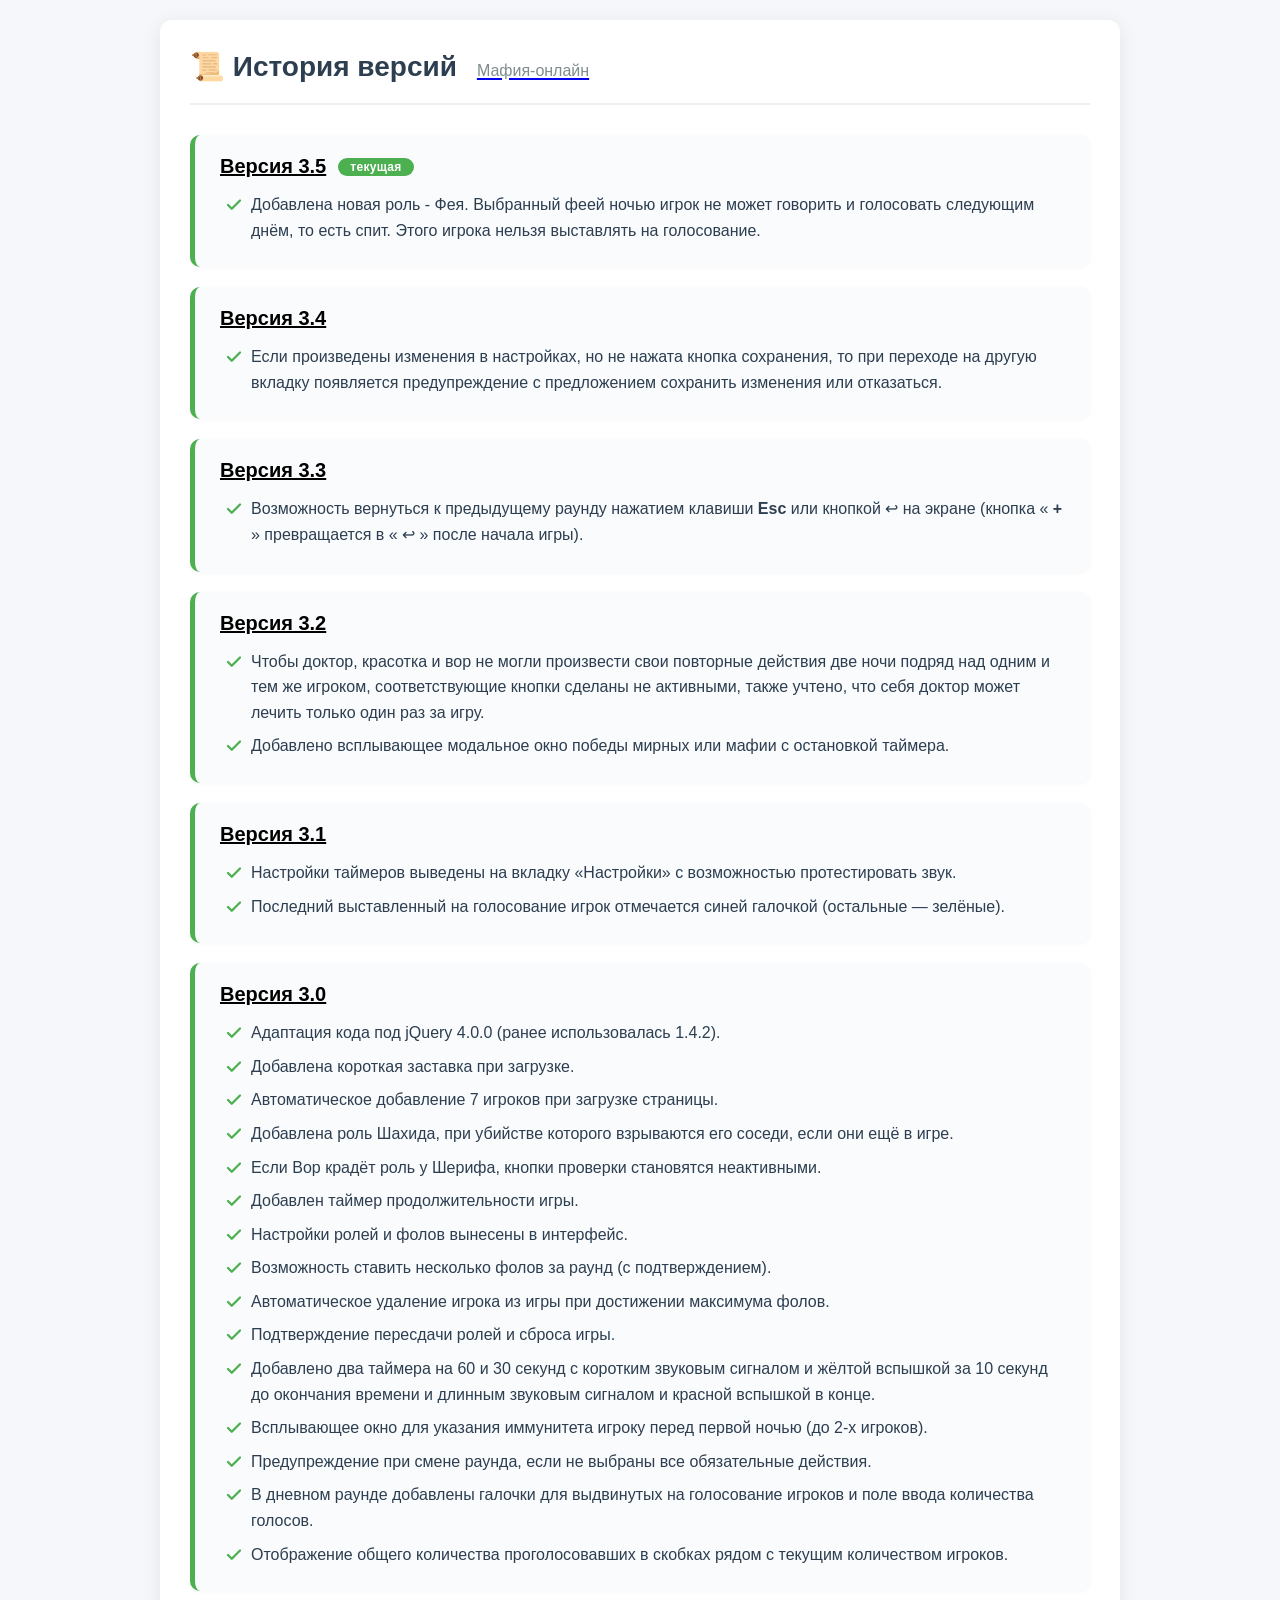
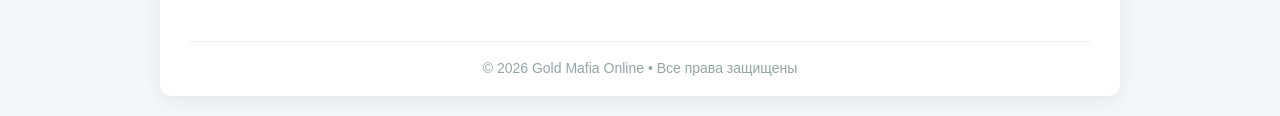
<file: history.html>
<!DOCTYPE html>
<html lang="ru">
<head>
    <meta charset="UTF-8">
    <meta name="viewport" content="width=device-width, initial-scale=1.0">
    <title>История изменений Мафия-онлайн</title>
    <style>
        body {
            font-family: 'Segoe UI', Tahoma, Geneva, Verdana, sans-serif;
            background: #f5f7fa;
            margin: 0;
            padding: 20px;
            color: #333;
        }
        .container {
            max-width: 900px;
            margin: 0 auto;
            background: #fff;
            border-radius: 12px;
            box-shadow: 0 4px 20px rgba(0,0,0,0.08);
            padding: 30px 30px 20px;
        }
        h1 {
            font-size: 28px;
            margin: 0 0 10px;
            color: #2c3e50;
            display: flex;
            align-items: center;
            gap: 10px;
        }
        h1 small {
            font-size: 16px;
            font-weight: normal;
            color: #7f8c8d;
            margin-left: 10px;
        }
        .subtitle {
            color: #7f8c8d;
            margin-top: -5px;
            margin-bottom: 30px;
            border-bottom: 2px solid #ecf0f1;
            padding-bottom: 15px;
        }
        .version-list {
            display: flex;
            flex-direction: column;
            gap: 20px;
        }
        .version-item {
            background: #fafbfc;
            border-radius: 10px;
            padding: 20px 25px;
            border-left: 5px solid #4CAF50;
            transition: all 0.2s;
            box-shadow: 0 1px 4px rgba(0,0,0,0.04);
        }
        .version-item:hover {
            background: #f0f4f8;
            border-left-color: #2e7d32;
            box-shadow: 0 2px 8px rgba(0,0,0,0.06);
        }
        .version-item .ver {
            font-size: 20px;
            font-weight: 700;
            color: #1a2b3c;
            display: flex;
            align-items: center;
            gap: 12px;
        }
        .version-item .ver .badge {
            background: #4CAF50;
            color: #fff;
            font-size: 12px;
            font-weight: 600;
            padding: 2px 12px;
            border-radius: 20px;
            letter-spacing: 0.3px;
        }
        .version-item .ver .date {
            font-size: 14px;
            font-weight: 400;
            color: #7f8c8d;
            margin-left: auto;
        }
        .version-item .desc {
            margin-top: 10px;
            padding-left: 5px;
            line-height: 1.6;
            color: #2c3e50;
        }
        .version-item .desc ul {
            list-style: none;
            padding: 0;
            margin: 6px 0 0;
        }
        .version-item .desc ul li {
            padding: 4px 0 4px 28px;
			background-image: url('data:image/svg+xml;utf8,<svg xmlns="http://www.w3.org/2000/svg" width="16" height="16" viewBox="0 0 24 24" fill="none" stroke="%234CAF50" stroke-width="3" stroke-linecap="round" stroke-linejoin="round"><polyline points="20 6 9 17 4 12"/></svg>');
			background-repeat: no-repeat;
			background-position: 0 8px; /* смещение галочек вниз */
			padding-left: 26px; /* чтобы текст не наезжал на иконку */
            background-size: 18px;
        }
        .footer {
            margin-top: 30px;
            text-align: center;
            font-size: 14px;
            color: #95a5a6;
            border-top: 1px solid #ecf0f1;
            padding-top: 18px;
        }
        @media (max-width: 600px) {
            .container { padding: 20px; }
            .version-item { padding: 15px; }
            .version-item .ver { font-size: 18px; flex-wrap: wrap; }
            .version-item .ver .date { margin-left: 0; width: 100%; }
        }
    </style>
</head>
<body>
    <div class="container">
        <h1>
            📜 История версий
            <a href="index.html"><small><nobr>Мафия-онлайн</nobr></small></a>
        </h1>
        <div class="subtitle"> <!-- Все изменения в хронологическом порядке (от последней версии к самой первой)--></div>

        <div class="version-list">
            <!-- Версия 3.5 -->
            <div class="version-item">
                <div class="ver">
					<a href="index.html" style="color: #000;"><span>Версия 3.5</span></a>
                    <span class="badge">текущая</span>
                    <span class="date"></span>
                </div>
                <div class="desc">
                    <ul>
						<li>Добавлена новая роль - Фея.
						Выбранный феей ночью игрок не может говорить и голосовать следующим днём, то есть спит. 
						Этого игрока нельзя выставлять на голосование.</li>
					</ul>
                </div>
            </div>

        <div class="version-list">
            <!-- Версия 3.4 -->
            <div class="version-item">
                <div class="ver">
					<a href="./old/3.4/index.html" style="color: #000;"><span>Версия 3.4</span></a>
                    <span class="date"></span>
                </div>
                <div class="desc">
                    <ul>
						<li>Если произведены изменения в настройках, но не нажата кнопка сохранения, 
						то при переходе на другую вкладку появляется предупреждение с предложением 
						сохранить изменения или отказаться.</li>
					</ul>
                </div>
            </div>

            <!-- Версия 3.3 -->
            <div class="version-item">
                <div class="ver">
					<a href="./old/3.3/index.html" style="color: #000;"><span>Версия 3.3</span></a>
                    <span class="date"></span>
                </div>
                <div class="desc">
					<ul>
						<li>Возможность вернуться к предыдущему раунду нажатием клавиши <b>Esc</b> или 
						кнопкой ↩ на экране (кнопка « <b>+</b> » превращается в « ↩ » после начала игры).</li>
						</ul>
                </div>
            </div>

            <!-- Версия 3.2 -->
            <div class="version-item">
                <div class="ver">
					<a href="./old/3.2/index.html" style="color: #000;"><span>Версия 3.2</span></a>
                    <span class="date"></span>
                </div>
                <div class="desc">
                    <ul>
                        <li>Чтобы доктор, красотка и вор не могли произвести свои повторные действия 
						две ночи подряд над одним и тем же игроком, соответствующие кнопки сделаны 
						не активными, также учтено, что себя доктор может лечить только один раз за игру.</li>
                        <li>Добавлено всплывающее модальное окно победы мирных или мафии с остановкой таймера.</li>
                    </ul>
                </div>
            </div>

            <!-- Версия 3.1 -->
            <div class="version-item">
                <div class="ver">
					<a href="./old/3.1/index.html" style="color: #000;"><span>Версия 3.1</span></a>
                    <span class="date"></span>
                </div>
                <div class="desc">
                    <ul>
                        <li>Настройки таймеров выведены на вкладку «Настройки» с возможностью протестировать звук.</li>
                        <li>Последний выставленный на голосование игрок отмечается синей галочкой (остальные — зелёные).</li>
                    </ul>
                </div>
            </div>

            <!-- Версия 3.0 -->
            <div class="version-item">
                <div class="ver">
					<a href="./old/3.0/index.html" style="color: #000;"><span>Версия 3.0</span></a>
                    <span class="date"></span>
                </div>
                <div class="desc">
                    <ul>
                        <li>Адаптация кода под jQuery 4.0.0 (ранее использовалась 1.4.2).</li>
                        <li>Добавлена короткая заставка при загрузке.</li>
                        <li>Автоматическое добавление 7 игроков при загрузке страницы.</li>
                        <li>Добавлена роль Шахида, при убийстве которого взрываются его соседи, если они ещё в игре.</li>
                        <li>Если Вор крадёт роль у Шерифа, кнопки проверки становятся неактивными.</li>
                        <li>Добавлен таймер продолжительности игры.</li>
                        <li>Настройки ролей и фолов вынесены в интерфейс.</li>
                        <li>Возможность ставить несколько фолов за раунд (с подтверждением).</li>
                        <li>Автоматическое удаление игрока из игры при достижении максимума фолов.</li>
                        <li>Подтверждение пересдачи ролей и сброса игры.</li>
                        <li>Добавлено два таймера на 60 и 30 секунд с коротким звуковым сигналом и жёлтой вспышкой 
							за 10 секунд до окончания времени и длинным звуковым сигналом и красной вспышкой в конце.</li>
                        <li>Всплывающее окно для указания иммунитета игроку перед первой ночью (до 2-х игроков).</li>
                        <li>Предупреждение при смене раунда, если не выбраны все обязательные действия.</li>
                        <li>В дневном раунде добавлены галочки для выдвинутых на голосование игроков и 
							поле ввода количества голосов.</li>
                        <li>Отображение общего количества проголосовавших в скобках рядом с текущим количеством игроков.</li>
                    </ul>
                </div>
            </div>
        </div>

        <div class="footer">
            © 2026 Gold Mafia Online • Все права защищены
        </div>
    </div>
</body>
</html>
</file>
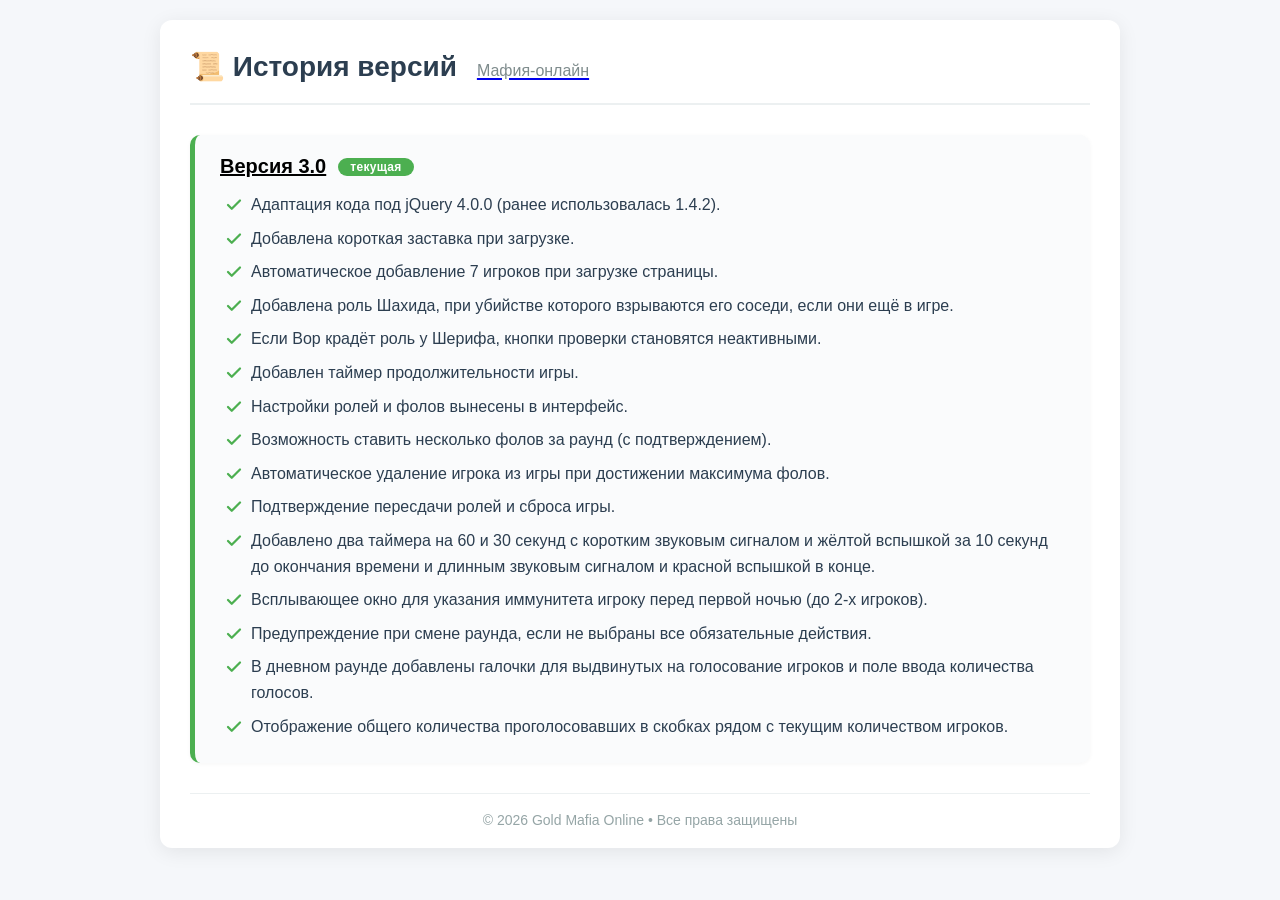
<file: old/3.0/history.html>
<!DOCTYPE html>
<html lang="ru">
<head>
    <meta charset="UTF-8">
    <meta name="viewport" content="width=device-width, initial-scale=1.0">
    <title>История изменений Мафия-онлайн</title>
    <style>
        body {
            font-family: 'Segoe UI', Tahoma, Geneva, Verdana, sans-serif;
            background: #f5f7fa;
            margin: 0;
            padding: 20px;
            color: #333;
        }
        .container {
            max-width: 900px;
            margin: 0 auto;
            background: #fff;
            border-radius: 12px;
            box-shadow: 0 4px 20px rgba(0,0,0,0.08);
            padding: 30px 30px 20px;
        }
        h1 {
            font-size: 28px;
            margin: 0 0 10px;
            color: #2c3e50;
            display: flex;
            align-items: center;
            gap: 10px;
        }
        h1 small {
            font-size: 16px;
            font-weight: normal;
            color: #7f8c8d;
            margin-left: 10px;
        }
        .subtitle {
            color: #7f8c8d;
            margin-top: -5px;
            margin-bottom: 30px;
            border-bottom: 2px solid #ecf0f1;
            padding-bottom: 15px;
        }
        .version-list {
            display: flex;
            flex-direction: column;
            gap: 20px;
        }
        .version-item {
            background: #fafbfc;
            border-radius: 10px;
            padding: 20px 25px;
            border-left: 5px solid #4CAF50;
            transition: all 0.2s;
            box-shadow: 0 1px 4px rgba(0,0,0,0.04);
        }
        .version-item:hover {
            background: #f0f4f8;
            border-left-color: #2e7d32;
            box-shadow: 0 2px 8px rgba(0,0,0,0.06);
        }
        .version-item .ver {
            font-size: 20px;
            font-weight: 700;
            color: #1a2b3c;
            display: flex;
            align-items: center;
            gap: 12px;
        }
        .version-item .ver .badge {
            background: #4CAF50;
            color: #fff;
            font-size: 12px;
            font-weight: 600;
            padding: 2px 12px;
            border-radius: 20px;
            letter-spacing: 0.3px;
        }
        .version-item .ver .date {
            font-size: 14px;
            font-weight: 400;
            color: #7f8c8d;
            margin-left: auto;
        }
        .version-item .desc {
            margin-top: 10px;
            padding-left: 5px;
            line-height: 1.6;
            color: #2c3e50;
        }
        .version-item .desc ul {
            list-style: none;
            padding: 0;
            margin: 6px 0 0;
        }
        .version-item .desc ul li {
            padding: 4px 0 4px 28px;
			background-image: url('data:image/svg+xml;utf8,<svg xmlns="http://www.w3.org/2000/svg" width="16" height="16" viewBox="0 0 24 24" fill="none" stroke="%234CAF50" stroke-width="3" stroke-linecap="round" stroke-linejoin="round"><polyline points="20 6 9 17 4 12"/></svg>');
			background-repeat: no-repeat;
			background-position: 0 8px; /* смещение галочек вниз */
			padding-left: 26px; /* чтобы текст не наезжал на иконку */
            background-size: 18px;
        }
        .footer {
            margin-top: 30px;
            text-align: center;
            font-size: 14px;
            color: #95a5a6;
            border-top: 1px solid #ecf0f1;
            padding-top: 18px;
        }
        @media (max-width: 600px) {
            .container { padding: 20px; }
            .version-item { padding: 15px; }
            .version-item .ver { font-size: 18px; flex-wrap: wrap; }
            .version-item .ver .date { margin-left: 0; width: 100%; }
        }
    </style>
</head>
<body>
    <div class="container">
        <h1>
            📜 История версий
            <a href="../../index.html"><small><nobr>Мафия-онлайн</nobr></small></a>
        </h1>
        <div class="subtitle"> <!-- Все изменения в хронологическом порядке (от последней версии к самой первой)--></div>

        <div class="version-list">

            <!-- Версия 3.0 -->
            <div class="version-item">
                <div class="ver">
					<a href="index.html" style="color: #000;"><span>Версия 3.0</span></a>
                    <span class="badge">текущая</span>
                    <span class="date"></span>
                </div>
                <div class="desc">
                    <ul>
                        <li>Адаптация кода под jQuery 4.0.0 (ранее использовалась 1.4.2).</li>
                        <li>Добавлена короткая заставка при загрузке.</li>
                        <li>Автоматическое добавление 7 игроков при загрузке страницы.</li>
                        <li>Добавлена роль Шахида, при убийстве которого взрываются его соседи, если они ещё в игре.</li>
                        <li>Если Вор крадёт роль у Шерифа, кнопки проверки становятся неактивными.</li>
                        <li>Добавлен таймер продолжительности игры.</li>
                        <li>Настройки ролей и фолов вынесены в интерфейс.</li>
                        <li>Возможность ставить несколько фолов за раунд (с подтверждением).</li>
                        <li>Автоматическое удаление игрока из игры при достижении максимума фолов.</li>
                        <li>Подтверждение пересдачи ролей и сброса игры.</li>
                        <li>Добавлено два таймера на 60 и 30 секунд с коротким звуковым сигналом и жёлтой вспышкой 
							за 10 секунд до окончания времени и длинным звуковым сигналом и красной вспышкой в конце.</li>
                        <li>Всплывающее окно для указания иммунитета игроку перед первой ночью (до 2-х игроков).</li>
                        <li>Предупреждение при смене раунда, если не выбраны все обязательные действия.</li>
                        <li>В дневном раунде добавлены галочки для выдвинутых на голосование игроков и 
							поле ввода количества голосов.</li>
                        <li>Отображение общего количества проголосовавших в скобках рядом с текущим количеством игроков.</li>
                    </ul>
                </div>
            </div>
        </div>

        <div class="footer">
            © 2026 Gold Mafia Online • Все права защищены
        </div>
    </div>
</body>
</html>
</file>
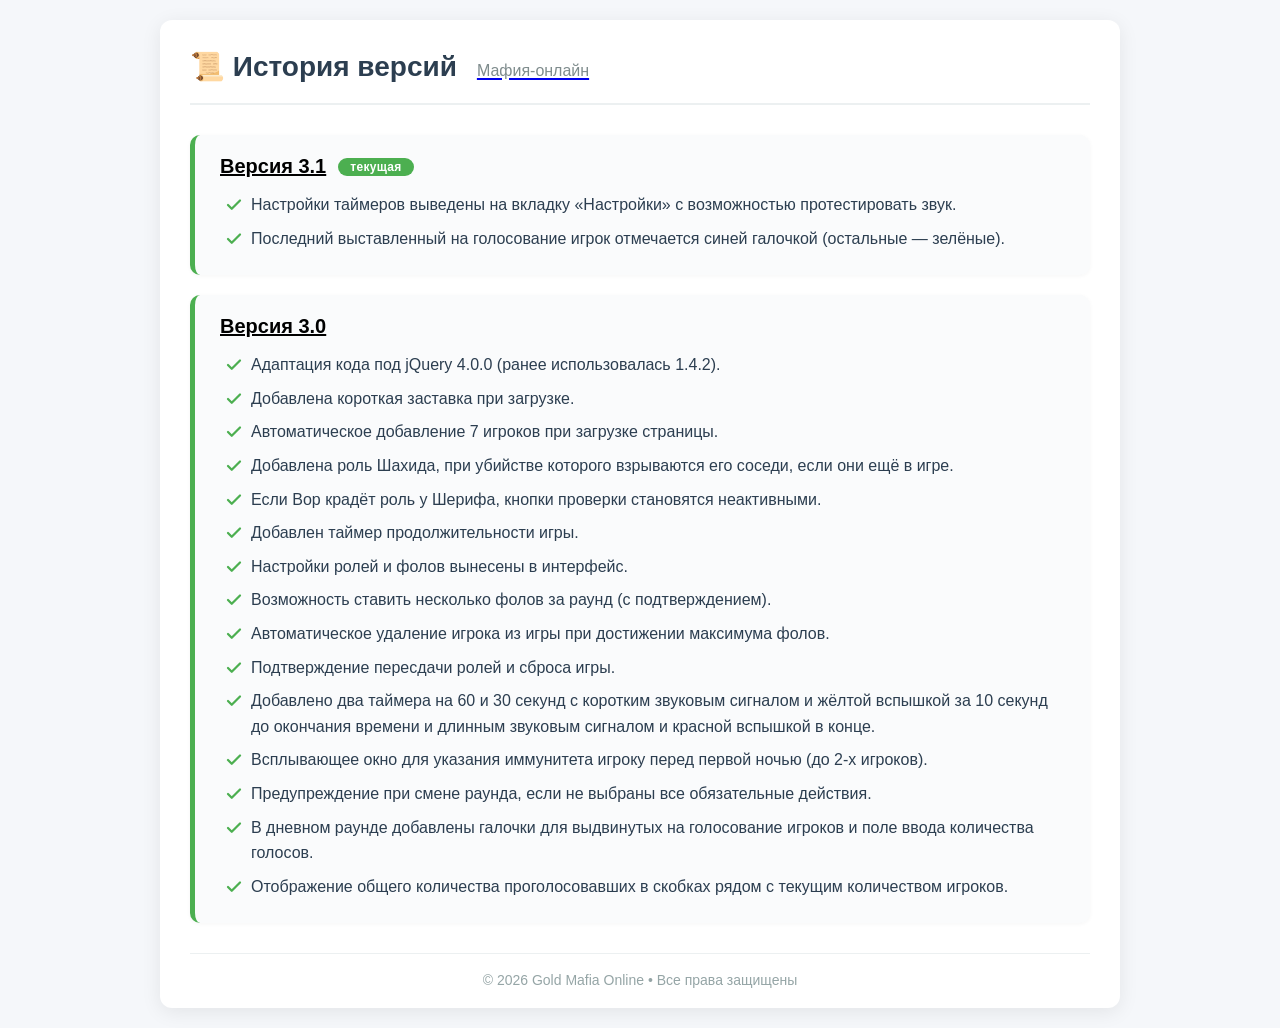
<file: old/3.1/history.html>
<!DOCTYPE html>
<html lang="ru">
<head>
    <meta charset="UTF-8">
    <meta name="viewport" content="width=device-width, initial-scale=1.0">
    <title>История изменений Мафия-онлайн</title>
    <style>
        body {
            font-family: 'Segoe UI', Tahoma, Geneva, Verdana, sans-serif;
            background: #f5f7fa;
            margin: 0;
            padding: 20px;
            color: #333;
        }
        .container {
            max-width: 900px;
            margin: 0 auto;
            background: #fff;
            border-radius: 12px;
            box-shadow: 0 4px 20px rgba(0,0,0,0.08);
            padding: 30px 30px 20px;
        }
        h1 {
            font-size: 28px;
            margin: 0 0 10px;
            color: #2c3e50;
            display: flex;
            align-items: center;
            gap: 10px;
        }
        h1 small {
            font-size: 16px;
            font-weight: normal;
            color: #7f8c8d;
            margin-left: 10px;
        }
        .subtitle {
            color: #7f8c8d;
            margin-top: -5px;
            margin-bottom: 30px;
            border-bottom: 2px solid #ecf0f1;
            padding-bottom: 15px;
        }
        .version-list {
            display: flex;
            flex-direction: column;
            gap: 20px;
        }
        .version-item {
            background: #fafbfc;
            border-radius: 10px;
            padding: 20px 25px;
            border-left: 5px solid #4CAF50;
            transition: all 0.2s;
            box-shadow: 0 1px 4px rgba(0,0,0,0.04);
        }
        .version-item:hover {
            background: #f0f4f8;
            border-left-color: #2e7d32;
            box-shadow: 0 2px 8px rgba(0,0,0,0.06);
        }
        .version-item .ver {
            font-size: 20px;
            font-weight: 700;
            color: #1a2b3c;
            display: flex;
            align-items: center;
            gap: 12px;
        }
        .version-item .ver .badge {
            background: #4CAF50;
            color: #fff;
            font-size: 12px;
            font-weight: 600;
            padding: 2px 12px;
            border-radius: 20px;
            letter-spacing: 0.3px;
        }
        .version-item .ver .date {
            font-size: 14px;
            font-weight: 400;
            color: #7f8c8d;
            margin-left: auto;
        }
        .version-item .desc {
            margin-top: 10px;
            padding-left: 5px;
            line-height: 1.6;
            color: #2c3e50;
        }
        .version-item .desc ul {
            list-style: none;
            padding: 0;
            margin: 6px 0 0;
        }
        .version-item .desc ul li {
            padding: 4px 0 4px 28px;
			background-image: url('data:image/svg+xml;utf8,<svg xmlns="http://www.w3.org/2000/svg" width="16" height="16" viewBox="0 0 24 24" fill="none" stroke="%234CAF50" stroke-width="3" stroke-linecap="round" stroke-linejoin="round"><polyline points="20 6 9 17 4 12"/></svg>');
			background-repeat: no-repeat;
			background-position: 0 8px; /* смещение галочек вниз */
			padding-left: 26px; /* чтобы текст не наезжал на иконку */
            background-size: 18px;
        }
        .footer {
            margin-top: 30px;
            text-align: center;
            font-size: 14px;
            color: #95a5a6;
            border-top: 1px solid #ecf0f1;
            padding-top: 18px;
        }
        @media (max-width: 600px) {
            .container { padding: 20px; }
            .version-item { padding: 15px; }
            .version-item .ver { font-size: 18px; flex-wrap: wrap; }
            .version-item .ver .date { margin-left: 0; width: 100%; }
        }
    </style>
</head>
<body>
    <div class="container">
        <h1>
            📜 История версий
            <a href="../../index.html"><small><nobr>Мафия-онлайн</nobr></small></a>
        </h1>
        <div class="subtitle"> <!-- Все изменения в хронологическом порядке (от последней версии к самой первой)--></div>

        <div class="version-list">

            <!-- Версия 3.1 -->
            <div class="version-item">
                <div class="ver">
					<a href="index.html" style="color: #000;"><span>Версия 3.1</span></a>
                    <span class="badge">текущая</span>
                    <span class="date"></span>
                </div>
                <div class="desc">
                    <ul>
                        <li>Настройки таймеров выведены на вкладку «Настройки» с возможностью протестировать звук.</li>
                        <li>Последний выставленный на голосование игрок отмечается синей галочкой (остальные — зелёные).</li>
                    </ul>
                </div>
            </div>

            <!-- Версия 3.0 -->
            <div class="version-item">
                <div class="ver">
					<a href="../3.0/index.html" style="color: #000;"><span>Версия 3.0</span></a>
                    <span class="date"></span>
                </div>
                <div class="desc">
                    <ul>
                        <li>Адаптация кода под jQuery 4.0.0 (ранее использовалась 1.4.2).</li>
                        <li>Добавлена короткая заставка при загрузке.</li>
                        <li>Автоматическое добавление 7 игроков при загрузке страницы.</li>
                        <li>Добавлена роль Шахида, при убийстве которого взрываются его соседи, если они ещё в игре.</li>
                        <li>Если Вор крадёт роль у Шерифа, кнопки проверки становятся неактивными.</li>
                        <li>Добавлен таймер продолжительности игры.</li>
                        <li>Настройки ролей и фолов вынесены в интерфейс.</li>
                        <li>Возможность ставить несколько фолов за раунд (с подтверждением).</li>
                        <li>Автоматическое удаление игрока из игры при достижении максимума фолов.</li>
                        <li>Подтверждение пересдачи ролей и сброса игры.</li>
                        <li>Добавлено два таймера на 60 и 30 секунд с коротким звуковым сигналом и жёлтой вспышкой 
							за 10 секунд до окончания времени и длинным звуковым сигналом и красной вспышкой в конце.</li>
                        <li>Всплывающее окно для указания иммунитета игроку перед первой ночью (до 2-х игроков).</li>
                        <li>Предупреждение при смене раунда, если не выбраны все обязательные действия.</li>
                        <li>В дневном раунде добавлены галочки для выдвинутых на голосование игроков и 
							поле ввода количества голосов.</li>
                        <li>Отображение общего количества проголосовавших в скобках рядом с текущим количеством игроков.</li>
                    </ul>
                </div>
            </div>
        </div>

        <div class="footer">
            © 2026 Gold Mafia Online • Все права защищены
        </div>
    </div>
</body>
</html>
</file>
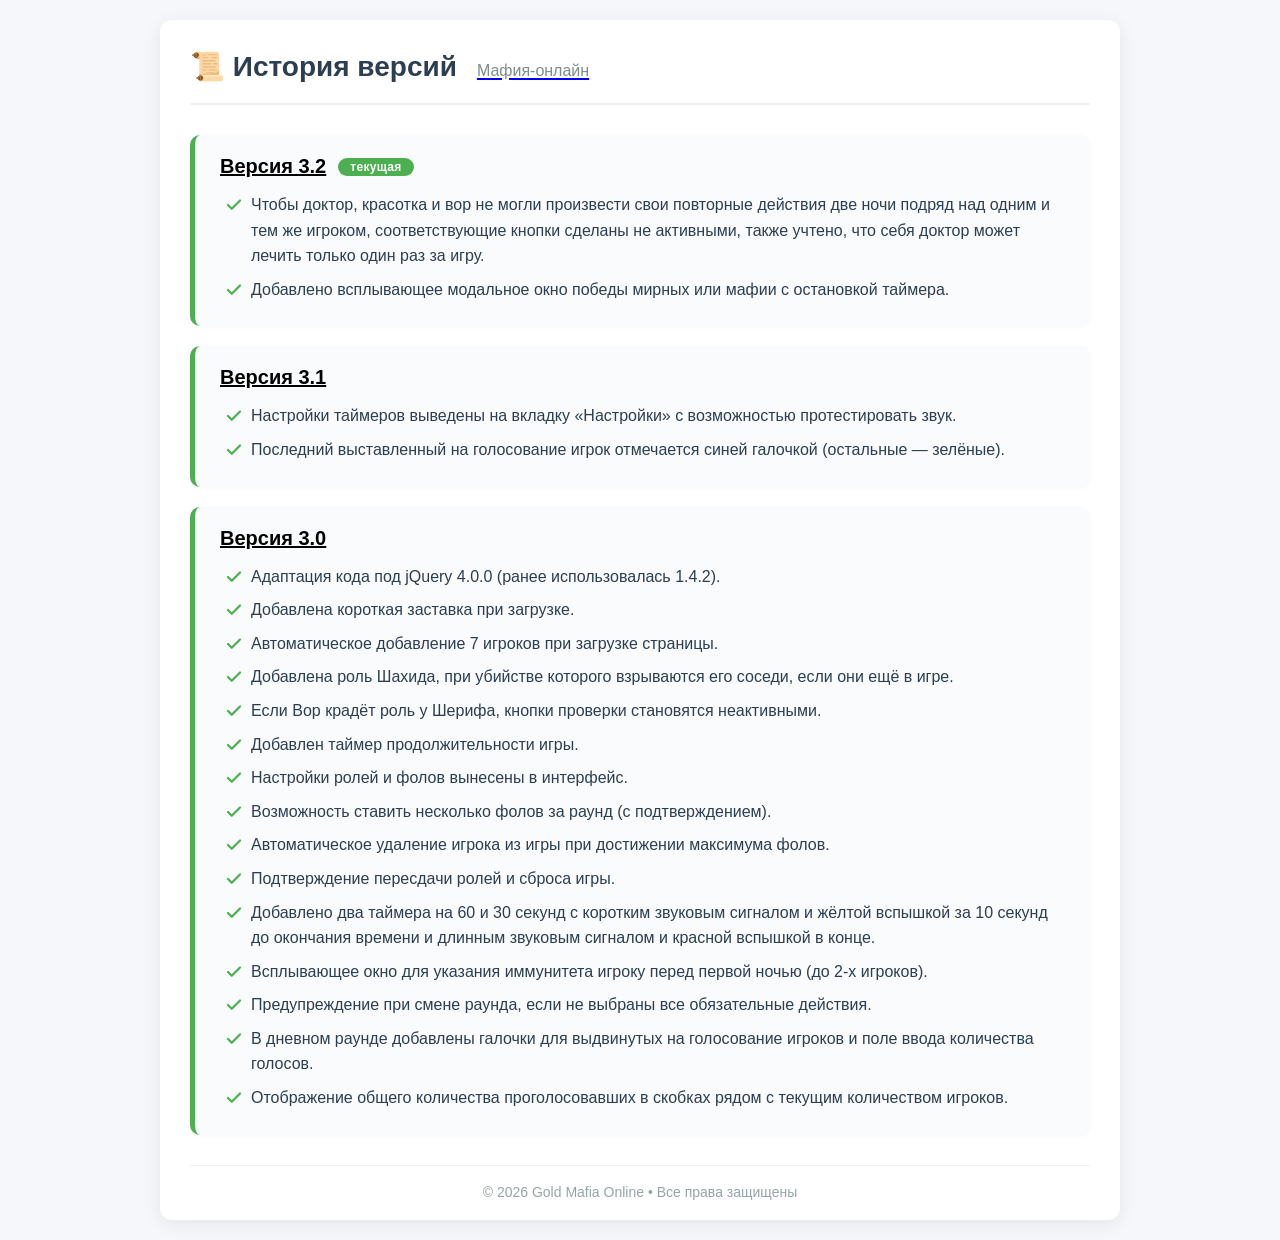
<file: old/3.2/history.html>
<!DOCTYPE html>
<html lang="ru">
<head>
    <meta charset="UTF-8">
    <meta name="viewport" content="width=device-width, initial-scale=1.0">
    <title>История изменений Мафия-онлайн</title>
    <style>
        body {
            font-family: 'Segoe UI', Tahoma, Geneva, Verdana, sans-serif;
            background: #f5f7fa;
            margin: 0;
            padding: 20px;
            color: #333;
        }
        .container {
            max-width: 900px;
            margin: 0 auto;
            background: #fff;
            border-radius: 12px;
            box-shadow: 0 4px 20px rgba(0,0,0,0.08);
            padding: 30px 30px 20px;
        }
        h1 {
            font-size: 28px;
            margin: 0 0 10px;
            color: #2c3e50;
            display: flex;
            align-items: center;
            gap: 10px;
        }
        h1 small {
            font-size: 16px;
            font-weight: normal;
            color: #7f8c8d;
            margin-left: 10px;
        }
        .subtitle {
            color: #7f8c8d;
            margin-top: -5px;
            margin-bottom: 30px;
            border-bottom: 2px solid #ecf0f1;
            padding-bottom: 15px;
        }
        .version-list {
            display: flex;
            flex-direction: column;
            gap: 20px;
        }
        .version-item {
            background: #fafbfc;
            border-radius: 10px;
            padding: 20px 25px;
            border-left: 5px solid #4CAF50;
            transition: all 0.2s;
            box-shadow: 0 1px 4px rgba(0,0,0,0.04);
        }
        .version-item:hover {
            background: #f0f4f8;
            border-left-color: #2e7d32;
            box-shadow: 0 2px 8px rgba(0,0,0,0.06);
        }
        .version-item .ver {
            font-size: 20px;
            font-weight: 700;
            color: #1a2b3c;
            display: flex;
            align-items: center;
            gap: 12px;
        }
        .version-item .ver .badge {
            background: #4CAF50;
            color: #fff;
            font-size: 12px;
            font-weight: 600;
            padding: 2px 12px;
            border-radius: 20px;
            letter-spacing: 0.3px;
        }
        .version-item .ver .date {
            font-size: 14px;
            font-weight: 400;
            color: #7f8c8d;
            margin-left: auto;
        }
        .version-item .desc {
            margin-top: 10px;
            padding-left: 5px;
            line-height: 1.6;
            color: #2c3e50;
        }
        .version-item .desc ul {
            list-style: none;
            padding: 0;
            margin: 6px 0 0;
        }
        .version-item .desc ul li {
            padding: 4px 0 4px 28px;
			background-image: url('data:image/svg+xml;utf8,<svg xmlns="http://www.w3.org/2000/svg" width="16" height="16" viewBox="0 0 24 24" fill="none" stroke="%234CAF50" stroke-width="3" stroke-linecap="round" stroke-linejoin="round"><polyline points="20 6 9 17 4 12"/></svg>');
			background-repeat: no-repeat;
			background-position: 0 8px; /* смещение галочек вниз */
			padding-left: 26px; /* чтобы текст не наезжал на иконку */
            background-size: 18px;
        }
        .footer {
            margin-top: 30px;
            text-align: center;
            font-size: 14px;
            color: #95a5a6;
            border-top: 1px solid #ecf0f1;
            padding-top: 18px;
        }
        @media (max-width: 600px) {
            .container { padding: 20px; }
            .version-item { padding: 15px; }
            .version-item .ver { font-size: 18px; flex-wrap: wrap; }
            .version-item .ver .date { margin-left: 0; width: 100%; }
        }
    </style>
</head>
<body>
    <div class="container">
        <h1>
            📜 История версий
            <a href="../../index.html"><small><nobr>Мафия-онлайн</nobr></small></a>
        </h1>
        <div class="subtitle"> <!-- Все изменения в хронологическом порядке (от последней версии к самой первой)--></div>

        <div class="version-list">

            <!-- Версия 3.2 -->
            <div class="version-item">
                <div class="ver">
					<a href="index.html" style="color: #000;"><span>Версия 3.2</span></a>
                    <span class="badge">текущая</span>
                    <span class="date"></span>
                </div>
                <div class="desc">
                    <ul>
                        <li>Чтобы доктор, красотка и вор не могли произвести свои повторные действия 
						две ночи подряд над одним и тем же игроком, соответствующие кнопки сделаны 
						не активными, также учтено, что себя доктор может лечить только один раз за игру.</li>
                        <li>Добавлено всплывающее модальное окно победы мирных или мафии с остановкой таймера.</li>
                    </ul>
                </div>
            </div>

            <!-- Версия 3.1 -->
            <div class="version-item">
                <div class="ver">
					<a href="../3.1/index.html" style="color: #000;"><span>Версия 3.1</span></a>
                    <span class="date"></span>
                </div>
                <div class="desc">
                    <ul>
                        <li>Настройки таймеров выведены на вкладку «Настройки» с возможностью протестировать звук.</li>
                        <li>Последний выставленный на голосование игрок отмечается синей галочкой (остальные — зелёные).</li>
                    </ul>
                </div>
            </div>

            <!-- Версия 3.0 -->
            <div class="version-item">
                <div class="ver">
					<a href="../3.0/index.html" style="color: #000;"><span>Версия 3.0</span></a>
                    <span class="date"></span>
                </div>
                <div class="desc">
                    <ul>
                        <li>Адаптация кода под jQuery 4.0.0 (ранее использовалась 1.4.2).</li>
                        <li>Добавлена короткая заставка при загрузке.</li>
                        <li>Автоматическое добавление 7 игроков при загрузке страницы.</li>
                        <li>Добавлена роль Шахида, при убийстве которого взрываются его соседи, если они ещё в игре.</li>
                        <li>Если Вор крадёт роль у Шерифа, кнопки проверки становятся неактивными.</li>
                        <li>Добавлен таймер продолжительности игры.</li>
                        <li>Настройки ролей и фолов вынесены в интерфейс.</li>
                        <li>Возможность ставить несколько фолов за раунд (с подтверждением).</li>
                        <li>Автоматическое удаление игрока из игры при достижении максимума фолов.</li>
                        <li>Подтверждение пересдачи ролей и сброса игры.</li>
                        <li>Добавлено два таймера на 60 и 30 секунд с коротким звуковым сигналом и жёлтой вспышкой 
							за 10 секунд до окончания времени и длинным звуковым сигналом и красной вспышкой в конце.</li>
                        <li>Всплывающее окно для указания иммунитета игроку перед первой ночью (до 2-х игроков).</li>
                        <li>Предупреждение при смене раунда, если не выбраны все обязательные действия.</li>
                        <li>В дневном раунде добавлены галочки для выдвинутых на голосование игроков и 
							поле ввода количества голосов.</li>
                        <li>Отображение общего количества проголосовавших в скобках рядом с текущим количеством игроков.</li>
                    </ul>
                </div>
            </div>
        </div>

        <div class="footer">
            © 2026 Gold Mafia Online • Все права защищены
        </div>
    </div>
</body>
</html>
</file>
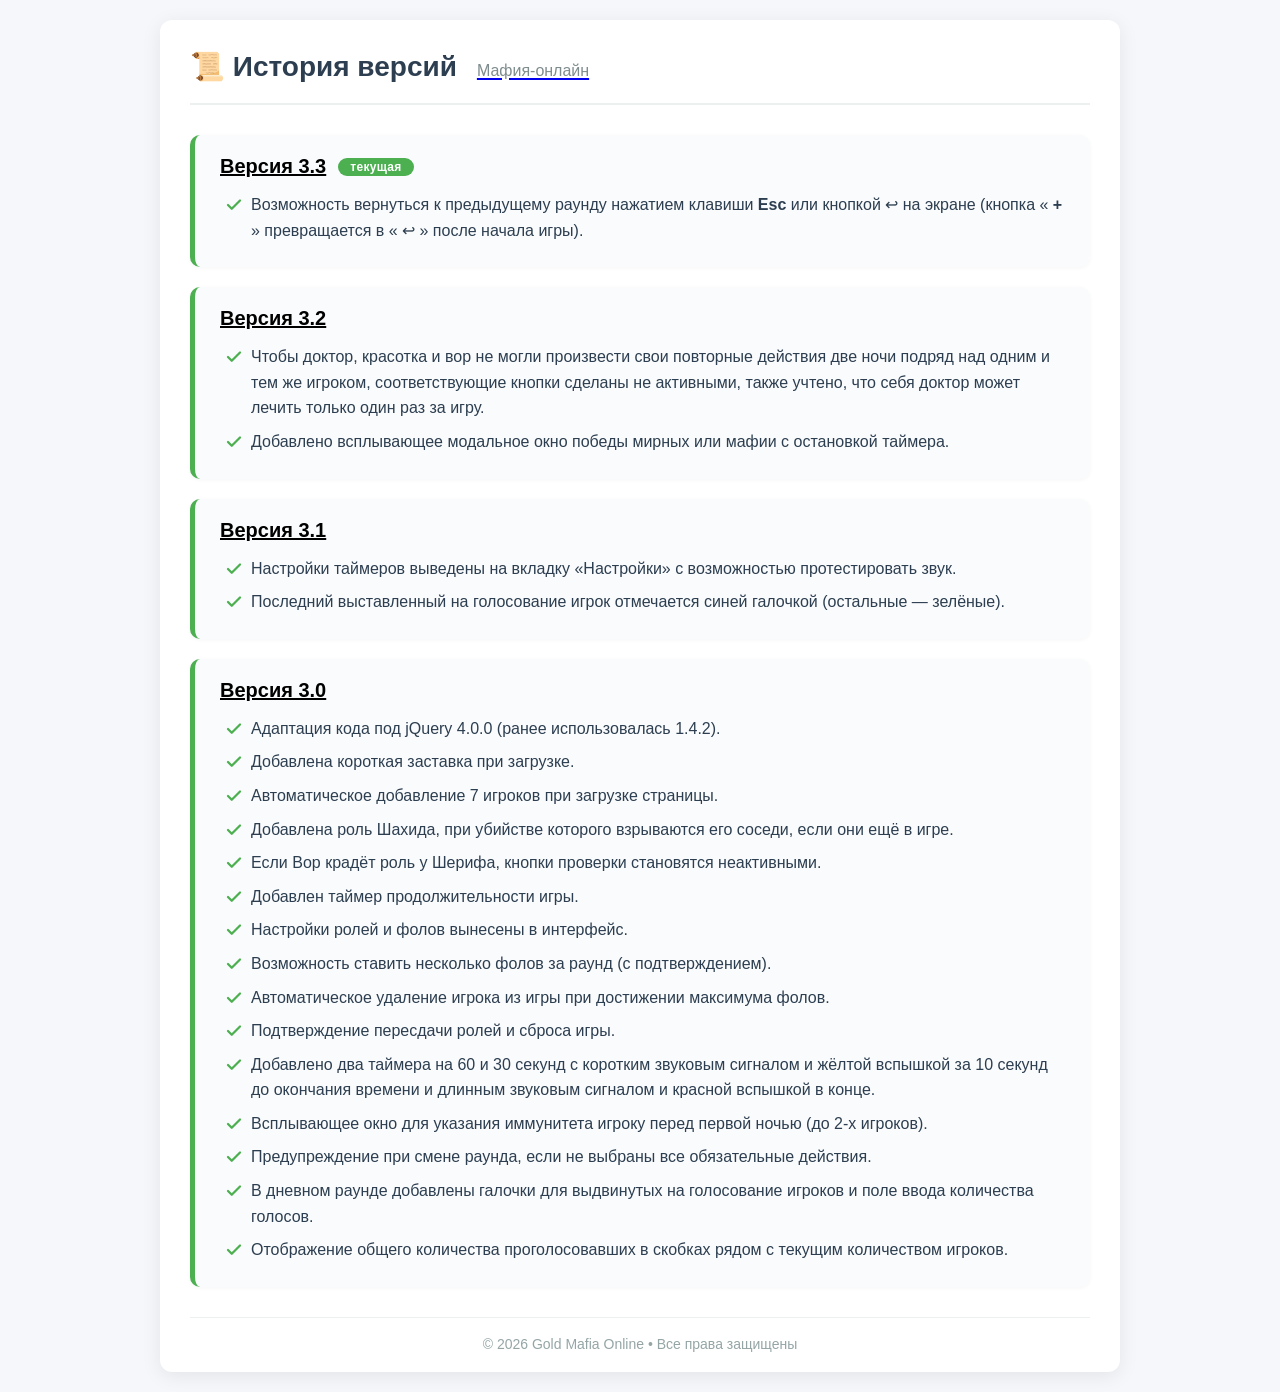
<file: old/3.3/history.html>
<!DOCTYPE html>
<html lang="ru">
<head>
    <meta charset="UTF-8">
    <meta name="viewport" content="width=device-width, initial-scale=1.0">
    <title>История изменений Мафия-онлайн</title>
    <style>
        body {
            font-family: 'Segoe UI', Tahoma, Geneva, Verdana, sans-serif;
            background: #f5f7fa;
            margin: 0;
            padding: 20px;
            color: #333;
        }
        .container {
            max-width: 900px;
            margin: 0 auto;
            background: #fff;
            border-radius: 12px;
            box-shadow: 0 4px 20px rgba(0,0,0,0.08);
            padding: 30px 30px 20px;
        }
        h1 {
            font-size: 28px;
            margin: 0 0 10px;
            color: #2c3e50;
            display: flex;
            align-items: center;
            gap: 10px;
        }
        h1 small {
            font-size: 16px;
            font-weight: normal;
            color: #7f8c8d;
            margin-left: 10px;
        }
        .subtitle {
            color: #7f8c8d;
            margin-top: -5px;
            margin-bottom: 30px;
            border-bottom: 2px solid #ecf0f1;
            padding-bottom: 15px;
        }
        .version-list {
            display: flex;
            flex-direction: column;
            gap: 20px;
        }
        .version-item {
            background: #fafbfc;
            border-radius: 10px;
            padding: 20px 25px;
            border-left: 5px solid #4CAF50;
            transition: all 0.2s;
            box-shadow: 0 1px 4px rgba(0,0,0,0.04);
        }
        .version-item:hover {
            background: #f0f4f8;
            border-left-color: #2e7d32;
            box-shadow: 0 2px 8px rgba(0,0,0,0.06);
        }
        .version-item .ver {
            font-size: 20px;
            font-weight: 700;
            color: #1a2b3c;
            display: flex;
            align-items: center;
            gap: 12px;
        }
        .version-item .ver .badge {
            background: #4CAF50;
            color: #fff;
            font-size: 12px;
            font-weight: 600;
            padding: 2px 12px;
            border-radius: 20px;
            letter-spacing: 0.3px;
        }
        .version-item .ver .date {
            font-size: 14px;
            font-weight: 400;
            color: #7f8c8d;
            margin-left: auto;
        }
        .version-item .desc {
            margin-top: 10px;
            padding-left: 5px;
            line-height: 1.6;
            color: #2c3e50;
        }
        .version-item .desc ul {
            list-style: none;
            padding: 0;
            margin: 6px 0 0;
        }
        .version-item .desc ul li {
            padding: 4px 0 4px 28px;
			background-image: url('data:image/svg+xml;utf8,<svg xmlns="http://www.w3.org/2000/svg" width="16" height="16" viewBox="0 0 24 24" fill="none" stroke="%234CAF50" stroke-width="3" stroke-linecap="round" stroke-linejoin="round"><polyline points="20 6 9 17 4 12"/></svg>');
			background-repeat: no-repeat;
			background-position: 0 8px; /* смещение галочек вниз */
			padding-left: 26px; /* чтобы текст не наезжал на иконку */
            background-size: 18px;
        }
        .footer {
            margin-top: 30px;
            text-align: center;
            font-size: 14px;
            color: #95a5a6;
            border-top: 1px solid #ecf0f1;
            padding-top: 18px;
        }
        @media (max-width: 600px) {
            .container { padding: 20px; }
            .version-item { padding: 15px; }
            .version-item .ver { font-size: 18px; flex-wrap: wrap; }
            .version-item .ver .date { margin-left: 0; width: 100%; }
        }
    </style>
</head>
<body>
    <div class="container">
        <h1>
            📜 История версий
            <a href="../../index.html"><small><nobr>Мафия-онлайн</nobr></small></a>
        </h1>
        <div class="subtitle"> <!-- Все изменения в хронологическом порядке (от последней версии к самой первой)--></div>

        <div class="version-list">

            <!-- Версия 3.3 -->
            <div class="version-item">
                <div class="ver">
					<a href="index.html" style="color: #000;"><span>Версия 3.3</span></a>
                    <span class="badge">текущая</span>
                    <span class="date"></span>
                </div>
                <div class="desc">
					<ul>
						<li>Возможность вернуться к предыдущему раунду нажатием клавиши <b>Esc</b> или 
						кнопкой ↩ на экране (кнопка « <b>+</b> » превращается в « ↩ » после начала игры).</li>
						</ul>
                </div>
            </div>

            <!-- Версия 3.2 -->
            <div class="version-item">
                <div class="ver">
					<a href="../3.2/index.html" style="color: #000;"><span>Версия 3.2</span></a>
                    <span class="date"></span>
                </div>
                <div class="desc">
                    <ul>
                        <li>Чтобы доктор, красотка и вор не могли произвести свои повторные действия 
						две ночи подряд над одним и тем же игроком, соответствующие кнопки сделаны 
						не активными, также учтено, что себя доктор может лечить только один раз за игру.</li>
                        <li>Добавлено всплывающее модальное окно победы мирных или мафии с остановкой таймера.</li>
                    </ul>
                </div>
            </div>

            <!-- Версия 3.1 -->
            <div class="version-item">
                <div class="ver">
					<a href="../3.1/index.html" style="color: #000;"><span>Версия 3.1</span></a>
                    <span class="date"></span>
                </div>
                <div class="desc">
                    <ul>
                        <li>Настройки таймеров выведены на вкладку «Настройки» с возможностью протестировать звук.</li>
                        <li>Последний выставленный на голосование игрок отмечается синей галочкой (остальные — зелёные).</li>
                    </ul>
                </div>
            </div>

            <!-- Версия 3.0 -->
            <div class="version-item">
                <div class="ver">
					<a href="../3.0/index.html" style="color: #000;"><span>Версия 3.0</span></a>
                    <span class="date"></span>
                </div>
                <div class="desc">
                    <ul>
                        <li>Адаптация кода под jQuery 4.0.0 (ранее использовалась 1.4.2).</li>
                        <li>Добавлена короткая заставка при загрузке.</li>
                        <li>Автоматическое добавление 7 игроков при загрузке страницы.</li>
                        <li>Добавлена роль Шахида, при убийстве которого взрываются его соседи, если они ещё в игре.</li>
                        <li>Если Вор крадёт роль у Шерифа, кнопки проверки становятся неактивными.</li>
                        <li>Добавлен таймер продолжительности игры.</li>
                        <li>Настройки ролей и фолов вынесены в интерфейс.</li>
                        <li>Возможность ставить несколько фолов за раунд (с подтверждением).</li>
                        <li>Автоматическое удаление игрока из игры при достижении максимума фолов.</li>
                        <li>Подтверждение пересдачи ролей и сброса игры.</li>
                        <li>Добавлено два таймера на 60 и 30 секунд с коротким звуковым сигналом и жёлтой вспышкой 
							за 10 секунд до окончания времени и длинным звуковым сигналом и красной вспышкой в конце.</li>
                        <li>Всплывающее окно для указания иммунитета игроку перед первой ночью (до 2-х игроков).</li>
                        <li>Предупреждение при смене раунда, если не выбраны все обязательные действия.</li>
                        <li>В дневном раунде добавлены галочки для выдвинутых на голосование игроков и 
							поле ввода количества голосов.</li>
                        <li>Отображение общего количества проголосовавших в скобках рядом с текущим количеством игроков.</li>
                    </ul>
                </div>
            </div>
        </div>

        <div class="footer">
            © 2026 Gold Mafia Online • Все права защищены
        </div>
    </div>
</body>
</html>
</file>
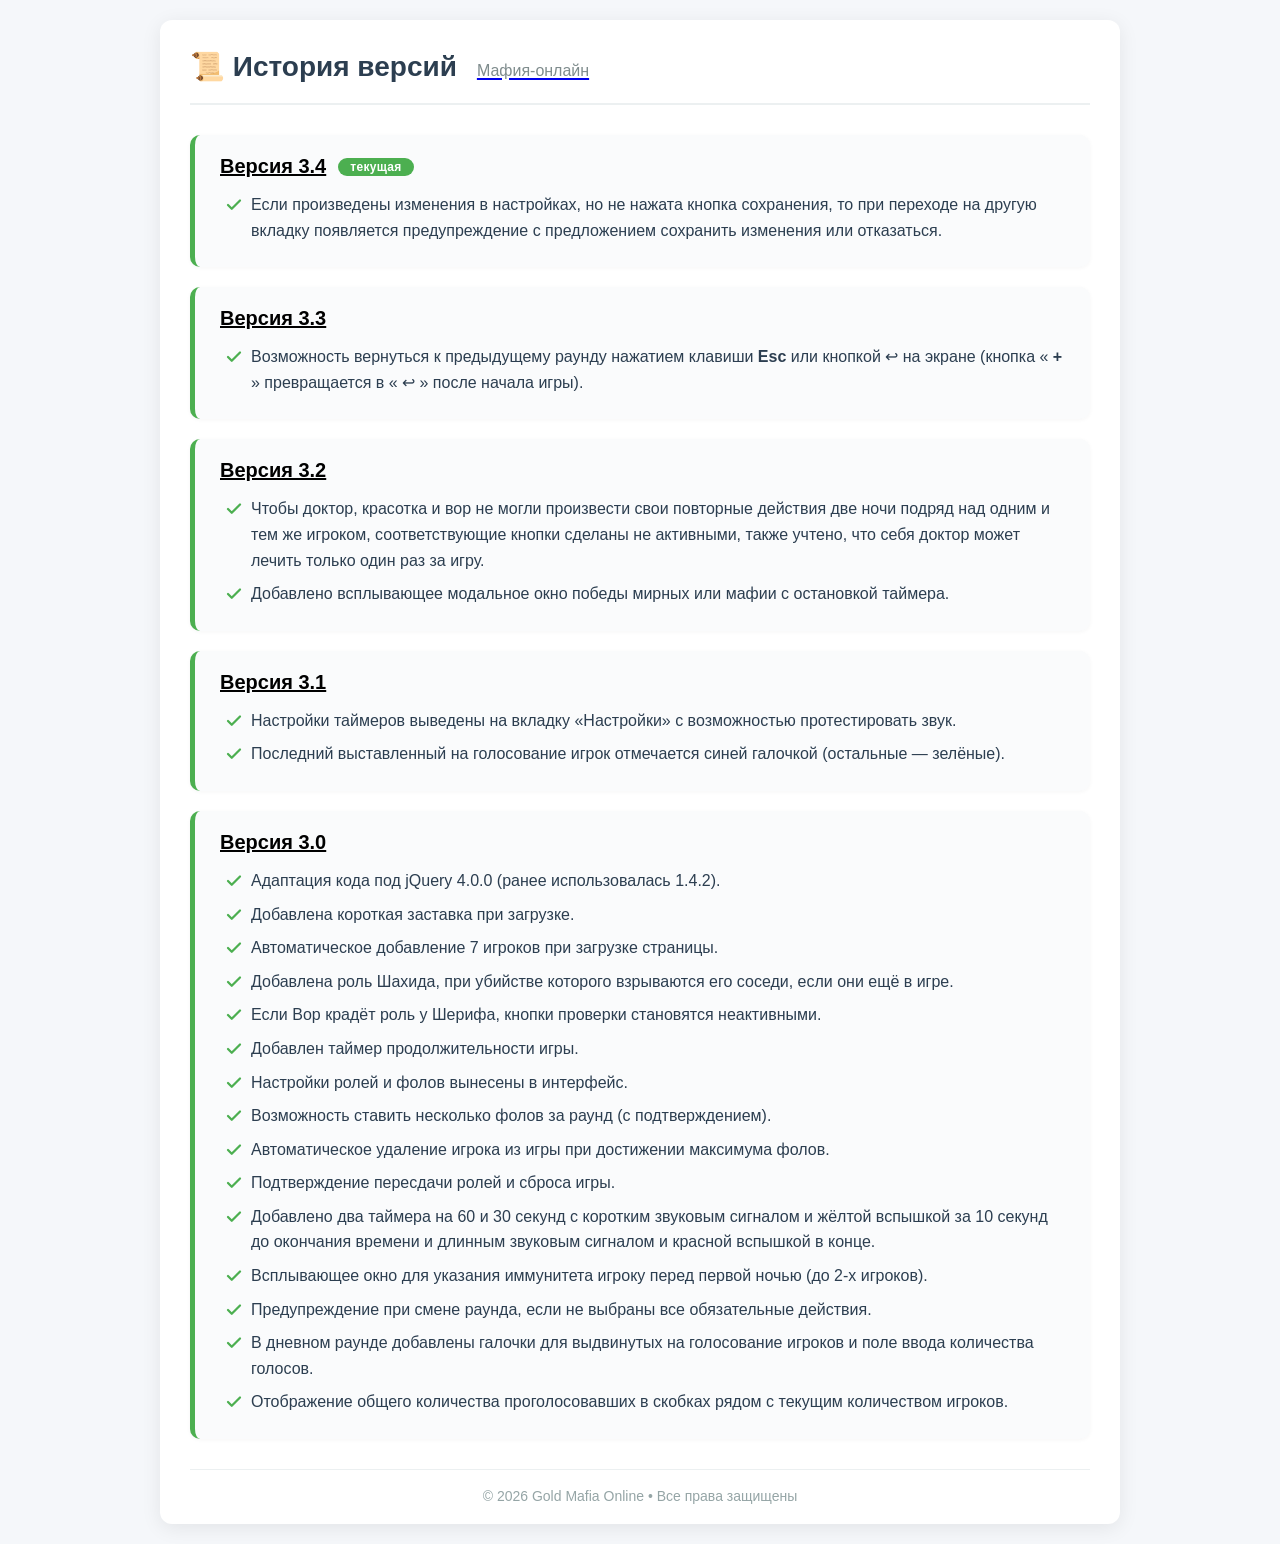
<file: old/3.4/history.html>
<!DOCTYPE html>
<html lang="ru">
<head>
    <meta charset="UTF-8">
    <meta name="viewport" content="width=device-width, initial-scale=1.0">
    <title>История изменений Мафия-онлайн</title>
    <style>
        body {
            font-family: 'Segoe UI', Tahoma, Geneva, Verdana, sans-serif;
            background: #f5f7fa;
            margin: 0;
            padding: 20px;
            color: #333;
        }
        .container {
            max-width: 900px;
            margin: 0 auto;
            background: #fff;
            border-radius: 12px;
            box-shadow: 0 4px 20px rgba(0,0,0,0.08);
            padding: 30px 30px 20px;
        }
        h1 {
            font-size: 28px;
            margin: 0 0 10px;
            color: #2c3e50;
            display: flex;
            align-items: center;
            gap: 10px;
        }
        h1 small {
            font-size: 16px;
            font-weight: normal;
            color: #7f8c8d;
            margin-left: 10px;
        }
        .subtitle {
            color: #7f8c8d;
            margin-top: -5px;
            margin-bottom: 30px;
            border-bottom: 2px solid #ecf0f1;
            padding-bottom: 15px;
        }
        .version-list {
            display: flex;
            flex-direction: column;
            gap: 20px;
        }
        .version-item {
            background: #fafbfc;
            border-radius: 10px;
            padding: 20px 25px;
            border-left: 5px solid #4CAF50;
            transition: all 0.2s;
            box-shadow: 0 1px 4px rgba(0,0,0,0.04);
        }
        .version-item:hover {
            background: #f0f4f8;
            border-left-color: #2e7d32;
            box-shadow: 0 2px 8px rgba(0,0,0,0.06);
        }
        .version-item .ver {
            font-size: 20px;
            font-weight: 700;
            color: #1a2b3c;
            display: flex;
            align-items: center;
            gap: 12px;
        }
        .version-item .ver .badge {
            background: #4CAF50;
            color: #fff;
            font-size: 12px;
            font-weight: 600;
            padding: 2px 12px;
            border-radius: 20px;
            letter-spacing: 0.3px;
        }
        .version-item .ver .date {
            font-size: 14px;
            font-weight: 400;
            color: #7f8c8d;
            margin-left: auto;
        }
        .version-item .desc {
            margin-top: 10px;
            padding-left: 5px;
            line-height: 1.6;
            color: #2c3e50;
        }
        .version-item .desc ul {
            list-style: none;
            padding: 0;
            margin: 6px 0 0;
        }
        .version-item .desc ul li {
            padding: 4px 0 4px 28px;
			background-image: url('data:image/svg+xml;utf8,<svg xmlns="http://www.w3.org/2000/svg" width="16" height="16" viewBox="0 0 24 24" fill="none" stroke="%234CAF50" stroke-width="3" stroke-linecap="round" stroke-linejoin="round"><polyline points="20 6 9 17 4 12"/></svg>');
			background-repeat: no-repeat;
			background-position: 0 8px; /* смещение галочек вниз */
			padding-left: 26px; /* чтобы текст не наезжал на иконку */
            background-size: 18px;
        }
        .footer {
            margin-top: 30px;
            text-align: center;
            font-size: 14px;
            color: #95a5a6;
            border-top: 1px solid #ecf0f1;
            padding-top: 18px;
        }
        @media (max-width: 600px) {
            .container { padding: 20px; }
            .version-item { padding: 15px; }
            .version-item .ver { font-size: 18px; flex-wrap: wrap; }
            .version-item .ver .date { margin-left: 0; width: 100%; }
        }
    </style>
</head>
<body>
    <div class="container">
        <h1>
            📜 История версий
            <a href="../../index.html"><small><nobr>Мафия-онлайн</nobr></small></a>
        </h1>
        <div class="subtitle"> <!-- Все изменения в хронологическом порядке (от последней версии к самой первой)--></div>

        <div class="version-list">
            <!-- Версия 3.4 -->
            <div class="version-item">
                <div class="ver">
					<a href="index.html" style="color: #000;"><span>Версия 3.4</span></a>
                    <span class="badge">текущая</span>
                    <span class="date"></span>
                </div>
                <div class="desc">
                    <ul>
						<li>Если произведены изменения в настройках, но не нажата кнопка сохранения, 
						то при переходе на другую вкладку появляется предупреждение с предложением 
						сохранить изменения или отказаться.</li>
					</ul>
                </div>
            </div>

            <!-- Версия 3.3 -->
            <div class="version-item">
                <div class="ver">
					<a href="../3.3/index.html" style="color: #000;"><span>Версия 3.3</span></a>
                    <span class="date"></span>
                </div>
                <div class="desc">
					<ul>
						<li>Возможность вернуться к предыдущему раунду нажатием клавиши <b>Esc</b> или 
						кнопкой ↩ на экране (кнопка « <b>+</b> » превращается в « ↩ » после начала игры).</li>
						</ul>
                </div>
            </div>

            <!-- Версия 3.2 -->
            <div class="version-item">
                <div class="ver">
					<a href="../3.2/index.html" style="color: #000;"><span>Версия 3.2</span></a>
                    <span class="date"></span>
                </div>
                <div class="desc">
                    <ul>
                        <li>Чтобы доктор, красотка и вор не могли произвести свои повторные действия 
						две ночи подряд над одним и тем же игроком, соответствующие кнопки сделаны 
						не активными, также учтено, что себя доктор может лечить только один раз за игру.</li>
                        <li>Добавлено всплывающее модальное окно победы мирных или мафии с остановкой таймера.</li>
                    </ul>
                </div>
            </div>

            <!-- Версия 3.1 -->
            <div class="version-item">
                <div class="ver">
					<a href="../3.1/index.html" style="color: #000;"><span>Версия 3.1</span></a>
                    <span class="date"></span>
                </div>
                <div class="desc">
                    <ul>
                        <li>Настройки таймеров выведены на вкладку «Настройки» с возможностью протестировать звук.</li>
                        <li>Последний выставленный на голосование игрок отмечается синей галочкой (остальные — зелёные).</li>
                    </ul>
                </div>
            </div>

            <!-- Версия 3.0 -->
            <div class="version-item">
                <div class="ver">
					<a href="../3.0/index.html" style="color: #000;"><span>Версия 3.0</span></a>
                    <span class="date"></span>
                </div>
                <div class="desc">
                    <ul>
                        <li>Адаптация кода под jQuery 4.0.0 (ранее использовалась 1.4.2).</li>
                        <li>Добавлена короткая заставка при загрузке.</li>
                        <li>Автоматическое добавление 7 игроков при загрузке страницы.</li>
                        <li>Добавлена роль Шахида, при убийстве которого взрываются его соседи, если они ещё в игре.</li>
                        <li>Если Вор крадёт роль у Шерифа, кнопки проверки становятся неактивными.</li>
                        <li>Добавлен таймер продолжительности игры.</li>
                        <li>Настройки ролей и фолов вынесены в интерфейс.</li>
                        <li>Возможность ставить несколько фолов за раунд (с подтверждением).</li>
                        <li>Автоматическое удаление игрока из игры при достижении максимума фолов.</li>
                        <li>Подтверждение пересдачи ролей и сброса игры.</li>
                        <li>Добавлено два таймера на 60 и 30 секунд с коротким звуковым сигналом и жёлтой вспышкой 
							за 10 секунд до окончания времени и длинным звуковым сигналом и красной вспышкой в конце.</li>
                        <li>Всплывающее окно для указания иммунитета игроку перед первой ночью (до 2-х игроков).</li>
                        <li>Предупреждение при смене раунда, если не выбраны все обязательные действия.</li>
                        <li>В дневном раунде добавлены галочки для выдвинутых на голосование игроков и 
							поле ввода количества голосов.</li>
                        <li>Отображение общего количества проголосовавших в скобках рядом с текущим количеством игроков.</li>
                    </ul>
                </div>
            </div>
        </div>

        <div class="footer">
            © 2026 Gold Mafia Online • Все права защищены
        </div>
    </div>
</body>
</html>
</file>
<file: css/style_small.css>
body {
    font-family: Verdana, Arial;
    font-size: 12px;
}
::-moz-focus-inner {
    padding: 0;
    border: 0;
}
#tabs {
    overflow: hidden;
    width: 100%;
    margin: 0;
    padding: 0;
    list-style: none;
}
#tabs li {
    float: left;
    margin: 0 0.5em 0 0;
}
#tabs a {
    position: relative;
    background: #ddd;
    background-image: linear-gradient(to left bottom, #fff, #ddd);
    padding: 4px 10px;
    float: left;
    text-decoration: none;
    color: #444;
    text-shadow: 0 1px 0 rgba(255, 255, 255, 0.8);
    border-radius: 5px 0 0 0;
    box-shadow: 0 2px 2px rgba(0, 0, 0, 0.4);
}
#tabs a:hover,
#tabs a:hover::after,
#tabs a:focus,
#tabs a:focus::after {
    background: #fff;
}
#tabs a:focus {
    outline: 0;
}
#tabs a::after {
    content: "";
    position: absolute;
    z-index: 1;
    top: 0;
    right: -0.5em;
    bottom: 0;
    width: 1em;
    background: #ddd;
    background-image: linear-gradient(to bottom, #fff, #ddd);
    box-shadow: 2px 2px 2px rgba(0, 0, 0, 0.4);
    transform: skew(10deg);
    border-radius: 0 5px 0 0;
}
#tabs #current a,
#tabs #current a::after {
    background: #fff;
    z-index: 3;
}
#content {
    background: #fff;
    padding-top: 10px;
    min-height: 220px;
    position: relative;
    z-index: 2;
    border-radius: 0 5px 5px;
    box-shadow: 0 -2px 3px -2px rgba(0, 0, 0, 0.5);
}
.left {
    float: left;
}
.right {
    float: right;
}
.tright {
    text-align: right;
}
.clear {
    clear: both;
}
.mousehand {
    cursor: pointer;
}
.mousehand:hover {
    background: #ccc;
}

#dDebug {
    background: #fcc;
    float: left;
    visibility: hidden;
}
#dBtnRounds {
    float: left;
}

.table {
    display: table;
}
.tr {
    display: table-row;
    vertical-align: top;
    height: 25px;
}
.td,
.th {
    display: table-cell;
    vertical-align: top;
    padding: 1px 2px 1px 2px;
    line-height: 25px;
}
.th {
    text-align: center;
    background: #9c9;
}

#cover {
    clear: both;
}
#cover .td,
.th {
    border-right: 1px solid #000;
    border-bottom: 1px solid #000;
}
#cover .th {
    border-top: 1px solid #000;
}

.clNums {
    width: 65px;
    border-left: 1px solid #000;
}
.clNames {
    min-width: 90px;
}
.clRoles {
    width: 70px;
}
/* .clRound{min-width:45px} */

.clNames input,
.clRoles select {
    outline: 0;
    border: 0;
    height: 24px;
    width: 90px;
    font-size: 13px;
    float: left;
}
.clNames .foul {
}

.clRoles select {
    width: 102px;
    background: #fff;
}

span {
    display: block;
    height: 25px;
    font-size: 12px;
}
.sDigit,
.sBtn,
.btnSmall {
    float: left;
}
.sBtn,
.btnSmall {
    background: #eee;
    outline: 1px #ccc solid;
}
.sDigit {
    width: 32px;
    text-align: center;
}
.sBtn {
    width: 20px;
    text-align: center;
    line-height: 25px;
}
.btnSmall {
    width: 12px;
    height: 12px;
    font-size: 8px;
    padding: 0;
    margin: 0;
    text-align: center;
    line-height: 9px;
}
.clRound input {
    width: 22px;
    float: left;
    height: 22px;
    line-height: 0;
    margin: 0;
    font-size: 12px;
    padding: 0 3px;
}
.btnSelected {
    font-weight: bold;
    color: #faa;
}
/* DIV с кнопками */
#dGameBtns {
    width: 230px;
    float: left;
    margin-bottom: 15px;
}
#dGameBtns input {
    height: 26px;
}
/* Кнопка + */
#btnGamerAdd {
    width: 30px;
}
/* Кнопка Раздать роли */
#btnSpreadRoles {
    width: 65px;
}
/* Кнопки Ночь, День, Сбросить действия, Таймер */
#btnNight,
#btnDay,
#btnClear,
#btnTimer1,
#btnTimer2 {
    height: 22px;
    width: 65px;
    margin: 0;
    margin-top: 7px;
    margin-left: 7px;
}
/* растояние между кнопками "День" и "60 сек." */
#btnDay,#btnTimer2 {
    margin-bottom: 7px; 
}
/*
#btnClear{
	width: auto;
}
*/
/* Убитые в таблице */
.gamerDie {
    background: #a6a6a6 !important;
}
/* Мафия в таблице */
.roleMaff {
    background: #fff0ee;
    font-weight: bold;
}
/* Маньяк в таблице */
.roleManiac {
    background: #fefee6;
}
/* Шериф в таблице */
.roleSherif {
    background: #f4fcf0;
}
/* Шахид в таблице */
.roleShahid {
    background: #f5f7fc;
}
/* Смертник в таблице */
.roleBomber {
	background: #F2F2F2;
}
/* Стили для сообщений о сохранении */
.settings-message {
    animation: slideIn 0.3s ease-out;
}
/* Доктор в таблице */
.roleDoctor {
    background: #EFF8FF;
}
/* Красотка в таблице */
.roleKrasotka {
    background: #EFF8FF;
}

@keyframes slideIn {
    from {
        transform: translateX(100%);
        opacity: 0;
    }
    to {
        transform: translateX(0);
        opacity: 1;
    }
}

/* Стили для настроек ролей */
#tab3 table tr:hover {
    background: #e8f4ff !important;
}

#tab3 input[type="checkbox"] {
    width: 18px;
    height: 18px;
    cursor: pointer;
}

#tab3 button:hover {
    opacity: 0.9;
}

#tab3 button:active {
    transform: translateY(1px);
}

/* Стили для настроек фолов */
.foul-settings-section {
    margin-top: 15px;
    border-top: 2px solid #eee;
}

.foul-settings-section h3 {
    margin-top: 20px;
    color: #333;
    border-bottom: 1px solid #ddd;
    padding-bottom: 8px;
}

/* Улучшенные стили для кнопок */
#tab3 button {
    transition: all 0.3s ease;
    font-weight: bold;
}

#tab3 button:hover {
    transform: translateY(-2px);
    box-shadow: 0 2px 8px rgba(0, 0, 0, 0.2);
}

#tab3 button:active {
    transform: translateY(0);
    box-shadow: none;
}

/* Стили для числового поля */
#tab3 input[type="number"] {
    border: 1px solid #ddd;
    border-radius: 3px;
}

#tab3 input[type="number"]:focus {
    outline: none;
    border-color: #4caf50;
    box-shadow: 0 0 5px rgba(76, 175, 80, 0.3);
}

/* Стилизация чекбокса в дневном раунде */
.vote-checkbox {
    width: 20px;
    height: 20px;
    margin-left: 5px;
    vertical-align: middle;
    cursor: pointer;
    border: 1px solid #aaa;
    background: #f9f9f9;
    border-radius: 3px;
    appearance: none;
    -webkit-appearance: none;
    display: inline-flex;
    align-items: center;
    justify-content: center;
    font-size: 14px;
}
.vote-checkbox:checked {
    background: #4caf50;
    color: white;
}
.vote-checkbox:checked::before {
    content: "✓";
}

/* Поле для ввода количества голосов */
.vote-input {
    height: 22px; /* Высота как у кнопок */
    padding: 0 2px; /* Внутренние отступы */
    text-align: center; /* Выравнивание текста по центру */
    font-size: 12px; /* Размер шрифта как у кнопок */
    background: #fff; /* Белый фон */
    border: 1px solid #aaa; /* Граница */
    border-radius: 3px; /* Скругление углов */
    vertical-align: middle; /* Вертикальное выравнивание по центру */
    box-sizing: border-box; /* Учёт padding и border в ширине/высоте */
}
.vote-input:focus {
    outline: none;
    border-color: #4caf50;
    box-shadow: 0 0 5px rgba(76, 175, 80, 0.3);
}

/* Последний выдвинутый на голосование игрок (синяя галочка) */
.vote-checkbox-last:checked {
    background: #2196F3 !important;
}

#victoryModal {
    user-select: none;
    font-family: inherit;
    cursor: move;
    background: rgba(255,255,255,0.95);
    backdrop-filter: blur(2px);
}
#victoryModal button {
    cursor: pointer;
    transition: 0.2s;
}
#victoryModal button:hover {
    background: #bbb;
}

/* Стиль для всех неактивных кнопок в таблице раундов */
.clRound input:disabled {
    opacity: 0.4;
    background: #e0e0e0;
    cursor: not-allowed;
    border-color: #bbb;
}

/* Эффект Феи в дневном раунде */
.fairy-effect {
    background: #FFC46B !important;								/* фон */
    /* outline: 1px solid #000000 !important; */				/* рамка снаружи */
    /* outline-offset: -2px; */									/* рамка внутри ячейки */
    /* box-shadow: 0 0 20px rgba(0, 0, 0, 0.5) !important; */	/* тень */
}

.symbol-table {
    border-collapse: collapse;
}
.symbol-table td {
    padding: 2px 0;
    vertical-align: baseline;
}
.sym-icon {
    width: 20px;
    font-weight: bold;
}
</file>
<file: old/3.0/css/style_small.css>
body {
    font-family: Verdana, Arial;
    font-size: 12px;
}
::-moz-focus-inner {
    padding: 0;
    border: 0;
}
#tabs {
    overflow: hidden;
    width: 100%;
    margin: 0;
    padding: 0;
    list-style: none;
}
#tabs li {
    float: left;
    margin: 0 0.5em 0 0;
}
#tabs a {
    position: relative;
    background: #ddd;
    background-image: linear-gradient(to left bottom, #fff, #ddd);
    padding: 4px 10px;
    float: left;
    text-decoration: none;
    color: #444;
    text-shadow: 0 1px 0 rgba(255, 255, 255, 0.8);
    border-radius: 5px 0 0 0;
    box-shadow: 0 2px 2px rgba(0, 0, 0, 0.4);
}
#tabs a:hover,
#tabs a:hover::after,
#tabs a:focus,
#tabs a:focus::after {
    background: #fff;
}
#tabs a:focus {
    outline: 0;
}
#tabs a::after {
    content: "";
    position: absolute;
    z-index: 1;
    top: 0;
    right: -0.5em;
    bottom: 0;
    width: 1em;
    background: #ddd;
    background-image: linear-gradient(to bottom, #fff, #ddd);
    box-shadow: 2px 2px 2px rgba(0, 0, 0, 0.4);
    transform: skew(10deg);
    border-radius: 0 5px 0 0;
}
#tabs #current a,
#tabs #current a::after {
    background: #fff;
    z-index: 3;
}
#content {
    background: #fff;
    padding-top: 10px;
    min-height: 220px;
    position: relative;
    z-index: 2;
    border-radius: 0 5px 5px;
    box-shadow: 0 -2px 3px -2px rgba(0, 0, 0, 0.5);
}
.left {
    float: left;
}
.right {
    float: right;
}
.tright {
    text-align: right;
}
.clear {
    clear: both;
}
.mousehand {
    cursor: pointer;
}
.mousehand:hover {
    background: #ccc;
}

#dDebug {
    background: #fcc;
    float: left;
    visibility: hidden;
}
#dBtnRounds {
    float: left;
}

.table {
    display: table;
}
.tr {
    display: table-row;
    vertical-align: top;
    height: 25px;
}
.td,
.th {
    display: table-cell;
    vertical-align: top;
    padding: 1px 2px 1px 2px;
    line-height: 25px;
}
.th {
    text-align: center;
    background: #9c9;
}

#cover {
    clear: both;
}
#cover .td,
.th {
    border-right: 1px solid #000;
    border-bottom: 1px solid #000;
}
#cover .th {
    border-top: 1px solid #000;
}

.clNums {
    width: 65px;
    border-left: 1px solid #000;
}
.clNames {
    min-width: 90px;
}
.clRoles {
    width: 70px;
}
/* .clRound{min-width:45px} */

.clNames input,
.clRoles select {
    outline: 0;
    border: 0;
    height: 24px;
    width: 90px;
    font-size: 13px;
    float: left;
}
.clNames .foul {
}

.clRoles select {
    width: 102px;
    background: #fff;
}

span {
    display: block;
    height: 25px;
    font-size: 12px;
}
.sDigit,
.sBtn,
.btnSmall {
    float: left;
}
.sBtn,
.btnSmall {
    background: #eee;
    outline: 1px #ccc solid;
}
.sDigit {
    width: 32px;
    text-align: center;
}
.sBtn {
    width: 20px;
    text-align: center;
    line-height: 25px;
}
.btnSmall {
    width: 12px;
    height: 12px;
    font-size: 8px;
    padding: 0;
    margin: 0;
    text-align: center;
    line-height: 9px;
}
.clRound input {
    width: 22px;
    float: left;
    height: 22px;
    line-height: 0;
    margin: 0;
    font-size: 12px;
    padding: 0 3px;
}
.btnSelected {
    font-weight: bold;
    color: #faa;
}
/* DIV с кнопками */
#dGameBtns {
    width: 250px;
    float: left;
    margin-bottom: 15px;
}
#dGameBtns input {
    height: 22px;
}
/* Кнопка + */
#btnGamerAdd {
    width: 30px;
}
/* Кнопка Раздать роли */
#btnSpreadRoles {
    width: 70px;
}
/* Кнопки Ночь, День, Сбросить действия, Таймер */
#btnNight,
#btnDay,
#btnClear,
#btnTimer1,
#btnTimer2 {
    height: 22px;
    width: 75px;
    margin: 0;
    margin-top: 7px;
    margin-left: 7px;
}
/* растояние между кнопками "День" и "60 сек." */
#btnDay,#btnTimer2 {
    margin-bottom: 7px; 
}
/*
#btnClear{
	width: auto;
}
*/
/* Убитые в таблице */
.gamerDie {
    background: #a6a6a6 !important;
}
/* Мафия в таблице */
.roleMaff {
    background: #fff0ee;
    font-weight: bold;
}
/* Маньяк в таблице */
.roleManiac {
    background: #fefee6;
}
/* Шериф в таблице */
.roleSherif {
    background: #f4fcf0;
}
/* Шахид в таблице */
.roleShahid {
    background: #f5f7fc;
}
/* Смертник в таблице */
.roleBomber {
	background: #F2F2F2;
}
/* Стили для сообщений о сохранении */
.settings-message {
    animation: slideIn 0.3s ease-out;
}

@keyframes slideIn {
    from {
        transform: translateX(100%);
        opacity: 0;
    }
    to {
        transform: translateX(0);
        opacity: 1;
    }
}

/* Стили для настроек ролей */
#tab3 table tr:hover {
    background: #e8f4ff !important;
}

#tab3 input[type="checkbox"] {
    width: 18px;
    height: 18px;
    cursor: pointer;
}

#tab3 button:hover {
    opacity: 0.9;
}

#tab3 button:active {
    transform: translateY(1px);
}

/* Стили для настроек фолов */
.foul-settings-section {
    margin-top: 15px;
    border-top: 2px solid #eee;
}

.foul-settings-section h3 {
    margin-top: 20px;
    color: #333;
    border-bottom: 1px solid #ddd;
    padding-bottom: 8px;
}

/* Улучшенные стили для кнопок */
#tab3 button {
    transition: all 0.3s ease;
    font-weight: bold;
}

#tab3 button:hover {
    transform: translateY(-2px);
    box-shadow: 0 2px 8px rgba(0, 0, 0, 0.2);
}

#tab3 button:active {
    transform: translateY(0);
    box-shadow: none;
}

/* Стили для числового поля */
#tab3 input[type="number"] {
    border: 1px solid #ddd;
    border-radius: 3px;
}

#tab3 input[type="number"]:focus {
    outline: none;
    border-color: #4caf50;
    box-shadow: 0 0 5px rgba(76, 175, 80, 0.3);
}

/* Стилизация чекбокса в дневном раунде */
.vote-checkbox {
    width: 20px;
    height: 20px;
    margin-left: 5px;
    vertical-align: middle;
    cursor: pointer;
    border: 1px solid #aaa;
    background: #f9f9f9;
    border-radius: 3px;
    appearance: none;
    -webkit-appearance: none;
    display: inline-flex;
    align-items: center;
    justify-content: center;
    font-size: 14px;
}
.vote-checkbox:checked {
    background: #4caf50;
    color: white;
}
.vote-checkbox:checked::before {
    content: "✓";
}

/* Поле для ввода количества голосов */
.vote-input {
    height: 22px; /* Высота как у кнопок */
    padding: 0 2px; /* Внутренние отступы */
    text-align: center; /* Выравнивание текста по центру */
    font-size: 12px; /* Размер шрифта как у кнопок */
    background: #fff; /* Белый фон */
    border: 1px solid #aaa; /* Граница */
    border-radius: 3px; /* Скругление углов */
    vertical-align: middle; /* Вертикальное выравнивание по центру */
    box-sizing: border-box; /* Учёт padding и border в ширине/высоте */
}
.vote-input:focus {
    outline: none;
    border-color: #4caf50;
    box-shadow: 0 0 5px rgba(76, 175, 80, 0.3);
}
</file>
<file: old/3.1/css/style_small.css>
body {
    font-family: Verdana, Arial;
    font-size: 12px;
}
::-moz-focus-inner {
    padding: 0;
    border: 0;
}
#tabs {
    overflow: hidden;
    width: 100%;
    margin: 0;
    padding: 0;
    list-style: none;
}
#tabs li {
    float: left;
    margin: 0 0.5em 0 0;
}
#tabs a {
    position: relative;
    background: #ddd;
    background-image: linear-gradient(to left bottom, #fff, #ddd);
    padding: 4px 10px;
    float: left;
    text-decoration: none;
    color: #444;
    text-shadow: 0 1px 0 rgba(255, 255, 255, 0.8);
    border-radius: 5px 0 0 0;
    box-shadow: 0 2px 2px rgba(0, 0, 0, 0.4);
}
#tabs a:hover,
#tabs a:hover::after,
#tabs a:focus,
#tabs a:focus::after {
    background: #fff;
}
#tabs a:focus {
    outline: 0;
}
#tabs a::after {
    content: "";
    position: absolute;
    z-index: 1;
    top: 0;
    right: -0.5em;
    bottom: 0;
    width: 1em;
    background: #ddd;
    background-image: linear-gradient(to bottom, #fff, #ddd);
    box-shadow: 2px 2px 2px rgba(0, 0, 0, 0.4);
    transform: skew(10deg);
    border-radius: 0 5px 0 0;
}
#tabs #current a,
#tabs #current a::after {
    background: #fff;
    z-index: 3;
}
#content {
    background: #fff;
    padding-top: 10px;
    min-height: 220px;
    position: relative;
    z-index: 2;
    border-radius: 0 5px 5px;
    box-shadow: 0 -2px 3px -2px rgba(0, 0, 0, 0.5);
}
.left {
    float: left;
}
.right {
    float: right;
}
.tright {
    text-align: right;
}
.clear {
    clear: both;
}
.mousehand {
    cursor: pointer;
}
.mousehand:hover {
    background: #ccc;
}

#dDebug {
    background: #fcc;
    float: left;
    visibility: hidden;
}
#dBtnRounds {
    float: left;
}

.table {
    display: table;
}
.tr {
    display: table-row;
    vertical-align: top;
    height: 25px;
}
.td,
.th {
    display: table-cell;
    vertical-align: top;
    padding: 1px 2px 1px 2px;
    line-height: 25px;
}
.th {
    text-align: center;
    background: #9c9;
}

#cover {
    clear: both;
}
#cover .td,
.th {
    border-right: 1px solid #000;
    border-bottom: 1px solid #000;
}
#cover .th {
    border-top: 1px solid #000;
}

.clNums {
    width: 65px;
    border-left: 1px solid #000;
}
.clNames {
    min-width: 90px;
}
.clRoles {
    width: 70px;
}
/* .clRound{min-width:45px} */

.clNames input,
.clRoles select {
    outline: 0;
    border: 0;
    height: 24px;
    width: 90px;
    font-size: 13px;
    float: left;
}
.clNames .foul {
}

.clRoles select {
    width: 102px;
    background: #fff;
}

span {
    display: block;
    height: 25px;
    font-size: 12px;
}
.sDigit,
.sBtn,
.btnSmall {
    float: left;
}
.sBtn,
.btnSmall {
    background: #eee;
    outline: 1px #ccc solid;
}
.sDigit {
    width: 32px;
    text-align: center;
}
.sBtn {
    width: 20px;
    text-align: center;
    line-height: 25px;
}
.btnSmall {
    width: 12px;
    height: 12px;
    font-size: 8px;
    padding: 0;
    margin: 0;
    text-align: center;
    line-height: 9px;
}
.clRound input {
    width: 22px;
    float: left;
    height: 22px;
    line-height: 0;
    margin: 0;
    font-size: 12px;
    padding: 0 3px;
}
.btnSelected {
    font-weight: bold;
    color: #faa;
}
/* DIV с кнопками */
#dGameBtns {
    width: 250px;
    float: left;
    margin-bottom: 15px;
}
#dGameBtns input {
    height: 22px;
}
/* Кнопка + */
#btnGamerAdd {
    width: 30px;
}
/* Кнопка Раздать роли */
#btnSpreadRoles {
    width: 70px;
}
/* Кнопки Ночь, День, Сбросить действия, Таймер */
#btnNight,
#btnDay,
#btnClear,
#btnTimer1,
#btnTimer2 {
    height: 22px;
    width: 75px;
    margin: 0;
    margin-top: 7px;
    margin-left: 7px;
}
/* растояние между кнопками "День" и "60 сек." */
#btnDay,#btnTimer2 {
    margin-bottom: 7px; 
}
/*
#btnClear{
	width: auto;
}
*/
/* Убитые в таблице */
.gamerDie {
    background: #a6a6a6 !important;
}
/* Мафия в таблице */
.roleMaff {
    background: #fff0ee;
    font-weight: bold;
}
/* Маньяк в таблице */
.roleManiac {
    background: #fefee6;
}
/* Шериф в таблице */
.roleSherif {
    background: #f4fcf0;
}
/* Шахид в таблице */
.roleShahid {
    background: #f5f7fc;
}
/* Смертник в таблице */
.roleBomber {
	background: #F2F2F2;
}
/* Стили для сообщений о сохранении */
.settings-message {
    animation: slideIn 0.3s ease-out;
}

@keyframes slideIn {
    from {
        transform: translateX(100%);
        opacity: 0;
    }
    to {
        transform: translateX(0);
        opacity: 1;
    }
}

/* Стили для настроек ролей */
#tab3 table tr:hover {
    background: #e8f4ff !important;
}

#tab3 input[type="checkbox"] {
    width: 18px;
    height: 18px;
    cursor: pointer;
}

#tab3 button:hover {
    opacity: 0.9;
}

#tab3 button:active {
    transform: translateY(1px);
}

/* Стили для настроек фолов */
.foul-settings-section {
    margin-top: 15px;
    border-top: 2px solid #eee;
}

.foul-settings-section h3 {
    margin-top: 20px;
    color: #333;
    border-bottom: 1px solid #ddd;
    padding-bottom: 8px;
}

/* Улучшенные стили для кнопок */
#tab3 button {
    transition: all 0.3s ease;
    font-weight: bold;
}

#tab3 button:hover {
    transform: translateY(-2px);
    box-shadow: 0 2px 8px rgba(0, 0, 0, 0.2);
}

#tab3 button:active {
    transform: translateY(0);
    box-shadow: none;
}

/* Стили для числового поля */
#tab3 input[type="number"] {
    border: 1px solid #ddd;
    border-radius: 3px;
}

#tab3 input[type="number"]:focus {
    outline: none;
    border-color: #4caf50;
    box-shadow: 0 0 5px rgba(76, 175, 80, 0.3);
}

/* Стилизация чекбокса в дневном раунде */
.vote-checkbox {
    width: 20px;
    height: 20px;
    margin-left: 5px;
    vertical-align: middle;
    cursor: pointer;
    border: 1px solid #aaa;
    background: #f9f9f9;
    border-radius: 3px;
    appearance: none;
    -webkit-appearance: none;
    display: inline-flex;
    align-items: center;
    justify-content: center;
    font-size: 14px;
}
.vote-checkbox:checked {
    background: #4caf50;
    color: white;
}
.vote-checkbox:checked::before {
    content: "✓";
}

/* Поле для ввода количества голосов */
.vote-input {
    height: 22px; /* Высота как у кнопок */
    padding: 0 2px; /* Внутренние отступы */
    text-align: center; /* Выравнивание текста по центру */
    font-size: 12px; /* Размер шрифта как у кнопок */
    background: #fff; /* Белый фон */
    border: 1px solid #aaa; /* Граница */
    border-radius: 3px; /* Скругление углов */
    vertical-align: middle; /* Вертикальное выравнивание по центру */
    box-sizing: border-box; /* Учёт padding и border в ширине/высоте */
}
.vote-input:focus {
    outline: none;
    border-color: #4caf50;
    box-shadow: 0 0 5px rgba(76, 175, 80, 0.3);
}

/* Последний выдвинутый на голосование игрок (синяя галочка) */
.vote-checkbox-last:checked {
    background: #2196F3 !important;
}
</file>
<file: old/3.2/css/style_small.css>
body {
    font-family: Verdana, Arial;
    font-size: 12px;
}
::-moz-focus-inner {
    padding: 0;
    border: 0;
}
#tabs {
    overflow: hidden;
    width: 100%;
    margin: 0;
    padding: 0;
    list-style: none;
}
#tabs li {
    float: left;
    margin: 0 0.5em 0 0;
}
#tabs a {
    position: relative;
    background: #ddd;
    background-image: linear-gradient(to left bottom, #fff, #ddd);
    padding: 4px 10px;
    float: left;
    text-decoration: none;
    color: #444;
    text-shadow: 0 1px 0 rgba(255, 255, 255, 0.8);
    border-radius: 5px 0 0 0;
    box-shadow: 0 2px 2px rgba(0, 0, 0, 0.4);
}
#tabs a:hover,
#tabs a:hover::after,
#tabs a:focus,
#tabs a:focus::after {
    background: #fff;
}
#tabs a:focus {
    outline: 0;
}
#tabs a::after {
    content: "";
    position: absolute;
    z-index: 1;
    top: 0;
    right: -0.5em;
    bottom: 0;
    width: 1em;
    background: #ddd;
    background-image: linear-gradient(to bottom, #fff, #ddd);
    box-shadow: 2px 2px 2px rgba(0, 0, 0, 0.4);
    transform: skew(10deg);
    border-radius: 0 5px 0 0;
}
#tabs #current a,
#tabs #current a::after {
    background: #fff;
    z-index: 3;
}
#content {
    background: #fff;
    padding-top: 10px;
    min-height: 220px;
    position: relative;
    z-index: 2;
    border-radius: 0 5px 5px;
    box-shadow: 0 -2px 3px -2px rgba(0, 0, 0, 0.5);
}
.left {
    float: left;
}
.right {
    float: right;
}
.tright {
    text-align: right;
}
.clear {
    clear: both;
}
.mousehand {
    cursor: pointer;
}
.mousehand:hover {
    background: #ccc;
}

#dDebug {
    background: #fcc;
    float: left;
    visibility: hidden;
}
#dBtnRounds {
    float: left;
}

.table {
    display: table;
}
.tr {
    display: table-row;
    vertical-align: top;
    height: 25px;
}
.td,
.th {
    display: table-cell;
    vertical-align: top;
    padding: 1px 2px 1px 2px;
    line-height: 25px;
}
.th {
    text-align: center;
    background: #9c9;
}

#cover {
    clear: both;
}
#cover .td,
.th {
    border-right: 1px solid #000;
    border-bottom: 1px solid #000;
}
#cover .th {
    border-top: 1px solid #000;
}

.clNums {
    width: 65px;
    border-left: 1px solid #000;
}
.clNames {
    min-width: 90px;
}
.clRoles {
    width: 70px;
}
/* .clRound{min-width:45px} */

.clNames input,
.clRoles select {
    outline: 0;
    border: 0;
    height: 24px;
    width: 90px;
    font-size: 13px;
    float: left;
}
.clNames .foul {
}

.clRoles select {
    width: 102px;
    background: #fff;
}

span {
    display: block;
    height: 25px;
    font-size: 12px;
}
.sDigit,
.sBtn,
.btnSmall {
    float: left;
}
.sBtn,
.btnSmall {
    background: #eee;
    outline: 1px #ccc solid;
}
.sDigit {
    width: 32px;
    text-align: center;
}
.sBtn {
    width: 20px;
    text-align: center;
    line-height: 25px;
}
.btnSmall {
    width: 12px;
    height: 12px;
    font-size: 8px;
    padding: 0;
    margin: 0;
    text-align: center;
    line-height: 9px;
}
.clRound input {
    width: 22px;
    float: left;
    height: 22px;
    line-height: 0;
    margin: 0;
    font-size: 12px;
    padding: 0 3px;
}
.btnSelected {
    font-weight: bold;
    color: #faa;
}
/* DIV с кнопками */
#dGameBtns {
    width: 250px;
    float: left;
    margin-bottom: 15px;
}
#dGameBtns input {
    height: 22px;
}
/* Кнопка + */
#btnGamerAdd {
    width: 30px;
}
/* Кнопка Раздать роли */
#btnSpreadRoles {
    width: 70px;
}
/* Кнопки Ночь, День, Сбросить действия, Таймер */
#btnNight,
#btnDay,
#btnClear,
#btnTimer1,
#btnTimer2 {
    height: 22px;
    width: 75px;
    margin: 0;
    margin-top: 7px;
    margin-left: 7px;
}
/* растояние между кнопками "День" и "60 сек." */
#btnDay,#btnTimer2 {
    margin-bottom: 7px; 
}
/*
#btnClear{
	width: auto;
}
*/
/* Убитые в таблице */
.gamerDie {
    background: #a6a6a6 !important;
}
/* Мафия в таблице */
.roleMaff {
    background: #fff0ee;
    font-weight: bold;
}
/* Маньяк в таблице */
.roleManiac {
    background: #fefee6;
}
/* Шериф в таблице */
.roleSherif {
    background: #f4fcf0;
}
/* Шахид в таблице */
.roleShahid {
    background: #f5f7fc;
}
/* Смертник в таблице */
.roleBomber {
	background: #F2F2F2;
}
/* Стили для сообщений о сохранении */
.settings-message {
    animation: slideIn 0.3s ease-out;
}

@keyframes slideIn {
    from {
        transform: translateX(100%);
        opacity: 0;
    }
    to {
        transform: translateX(0);
        opacity: 1;
    }
}

/* Стили для настроек ролей */
#tab3 table tr:hover {
    background: #e8f4ff !important;
}

#tab3 input[type="checkbox"] {
    width: 18px;
    height: 18px;
    cursor: pointer;
}

#tab3 button:hover {
    opacity: 0.9;
}

#tab3 button:active {
    transform: translateY(1px);
}

/* Стили для настроек фолов */
.foul-settings-section {
    margin-top: 15px;
    border-top: 2px solid #eee;
}

.foul-settings-section h3 {
    margin-top: 20px;
    color: #333;
    border-bottom: 1px solid #ddd;
    padding-bottom: 8px;
}

/* Улучшенные стили для кнопок */
#tab3 button {
    transition: all 0.3s ease;
    font-weight: bold;
}

#tab3 button:hover {
    transform: translateY(-2px);
    box-shadow: 0 2px 8px rgba(0, 0, 0, 0.2);
}

#tab3 button:active {
    transform: translateY(0);
    box-shadow: none;
}

/* Стили для числового поля */
#tab3 input[type="number"] {
    border: 1px solid #ddd;
    border-radius: 3px;
}

#tab3 input[type="number"]:focus {
    outline: none;
    border-color: #4caf50;
    box-shadow: 0 0 5px rgba(76, 175, 80, 0.3);
}

/* Стилизация чекбокса в дневном раунде */
.vote-checkbox {
    width: 20px;
    height: 20px;
    margin-left: 5px;
    vertical-align: middle;
    cursor: pointer;
    border: 1px solid #aaa;
    background: #f9f9f9;
    border-radius: 3px;
    appearance: none;
    -webkit-appearance: none;
    display: inline-flex;
    align-items: center;
    justify-content: center;
    font-size: 14px;
}
.vote-checkbox:checked {
    background: #4caf50;
    color: white;
}
.vote-checkbox:checked::before {
    content: "✓";
}

/* Поле для ввода количества голосов */
.vote-input {
    height: 22px; /* Высота как у кнопок */
    padding: 0 2px; /* Внутренние отступы */
    text-align: center; /* Выравнивание текста по центру */
    font-size: 12px; /* Размер шрифта как у кнопок */
    background: #fff; /* Белый фон */
    border: 1px solid #aaa; /* Граница */
    border-radius: 3px; /* Скругление углов */
    vertical-align: middle; /* Вертикальное выравнивание по центру */
    box-sizing: border-box; /* Учёт padding и border в ширине/высоте */
}
.vote-input:focus {
    outline: none;
    border-color: #4caf50;
    box-shadow: 0 0 5px rgba(76, 175, 80, 0.3);
}

/* Последний выдвинутый на голосование игрок (синяя галочка) */
.vote-checkbox-last:checked {
    background: #2196F3 !important;
}

#victoryModal {
    user-select: none;
    font-family: inherit;
    cursor: move;
    background: rgba(255,255,255,0.95);
    backdrop-filter: blur(2px);
}
#victoryModal button {
    cursor: pointer;
    transition: 0.2s;
}
#victoryModal button:hover {
    background: #bbb;
}
</file>
<file: old/3.3/css/style_small.css>
body {
    font-family: Verdana, Arial;
    font-size: 12px;
}
::-moz-focus-inner {
    padding: 0;
    border: 0;
}
#tabs {
    overflow: hidden;
    width: 100%;
    margin: 0;
    padding: 0;
    list-style: none;
}
#tabs li {
    float: left;
    margin: 0 0.5em 0 0;
}
#tabs a {
    position: relative;
    background: #ddd;
    background-image: linear-gradient(to left bottom, #fff, #ddd);
    padding: 4px 10px;
    float: left;
    text-decoration: none;
    color: #444;
    text-shadow: 0 1px 0 rgba(255, 255, 255, 0.8);
    border-radius: 5px 0 0 0;
    box-shadow: 0 2px 2px rgba(0, 0, 0, 0.4);
}
#tabs a:hover,
#tabs a:hover::after,
#tabs a:focus,
#tabs a:focus::after {
    background: #fff;
}
#tabs a:focus {
    outline: 0;
}
#tabs a::after {
    content: "";
    position: absolute;
    z-index: 1;
    top: 0;
    right: -0.5em;
    bottom: 0;
    width: 1em;
    background: #ddd;
    background-image: linear-gradient(to bottom, #fff, #ddd);
    box-shadow: 2px 2px 2px rgba(0, 0, 0, 0.4);
    transform: skew(10deg);
    border-radius: 0 5px 0 0;
}
#tabs #current a,
#tabs #current a::after {
    background: #fff;
    z-index: 3;
}
#content {
    background: #fff;
    padding-top: 10px;
    min-height: 220px;
    position: relative;
    z-index: 2;
    border-radius: 0 5px 5px;
    box-shadow: 0 -2px 3px -2px rgba(0, 0, 0, 0.5);
}
.left {
    float: left;
}
.right {
    float: right;
}
.tright {
    text-align: right;
}
.clear {
    clear: both;
}
.mousehand {
    cursor: pointer;
}
.mousehand:hover {
    background: #ccc;
}

#dDebug {
    background: #fcc;
    float: left;
    visibility: hidden;
}
#dBtnRounds {
    float: left;
}

.table {
    display: table;
}
.tr {
    display: table-row;
    vertical-align: top;
    height: 25px;
}
.td,
.th {
    display: table-cell;
    vertical-align: top;
    padding: 1px 2px 1px 2px;
    line-height: 25px;
}
.th {
    text-align: center;
    background: #9c9;
}

#cover {
    clear: both;
}
#cover .td,
.th {
    border-right: 1px solid #000;
    border-bottom: 1px solid #000;
}
#cover .th {
    border-top: 1px solid #000;
}

.clNums {
    width: 65px;
    border-left: 1px solid #000;
}
.clNames {
    min-width: 90px;
}
.clRoles {
    width: 70px;
}
/* .clRound{min-width:45px} */

.clNames input,
.clRoles select {
    outline: 0;
    border: 0;
    height: 24px;
    width: 90px;
    font-size: 13px;
    float: left;
}
.clNames .foul {
}

.clRoles select {
    width: 102px;
    background: #fff;
}

span {
    display: block;
    height: 25px;
    font-size: 12px;
}
.sDigit,
.sBtn,
.btnSmall {
    float: left;
}
.sBtn,
.btnSmall {
    background: #eee;
    outline: 1px #ccc solid;
}
.sDigit {
    width: 32px;
    text-align: center;
}
.sBtn {
    width: 20px;
    text-align: center;
    line-height: 25px;
}
.btnSmall {
    width: 12px;
    height: 12px;
    font-size: 8px;
    padding: 0;
    margin: 0;
    text-align: center;
    line-height: 9px;
}
.clRound input {
    width: 22px;
    float: left;
    height: 22px;
    line-height: 0;
    margin: 0;
    font-size: 12px;
    padding: 0 3px;
}
.btnSelected {
    font-weight: bold;
    color: #faa;
}
/* DIV с кнопками */
#dGameBtns {
    width: 250px;
    float: left;
    margin-bottom: 15px;
}
#dGameBtns input {
    height: 22px;
}
/* Кнопка + */
#btnGamerAdd {
    width: 30px;
}
/* Кнопка Раздать роли */
#btnSpreadRoles {
    width: 70px;
}
/* Кнопки Ночь, День, Сбросить действия, Таймер */
#btnNight,
#btnDay,
#btnClear,
#btnTimer1,
#btnTimer2 {
    height: 22px;
    width: 75px;
    margin: 0;
    margin-top: 7px;
    margin-left: 7px;
}
/* растояние между кнопками "День" и "60 сек." */
#btnDay,#btnTimer2 {
    margin-bottom: 7px; 
}
/*
#btnClear{
	width: auto;
}
*/
/* Убитые в таблице */
.gamerDie {
    background: #a6a6a6 !important;
}
/* Мафия в таблице */
.roleMaff {
    background: #fff0ee;
    font-weight: bold;
}
/* Маньяк в таблице */
.roleManiac {
    background: #fefee6;
}
/* Шериф в таблице */
.roleSherif {
    background: #f4fcf0;
}
/* Шахид в таблице */
.roleShahid {
    background: #f5f7fc;
}
/* Смертник в таблице */
.roleBomber {
	background: #F2F2F2;
}
/* Стили для сообщений о сохранении */
.settings-message {
    animation: slideIn 0.3s ease-out;
}
/* Доктор в таблице */
.roleDoctor {
    background: #EFF8FF;
}
/* Красотка в таблице */
.roleKrasotka {
    background: #EFF8FF;
}

@keyframes slideIn {
    from {
        transform: translateX(100%);
        opacity: 0;
    }
    to {
        transform: translateX(0);
        opacity: 1;
    }
}

/* Стили для настроек ролей */
#tab3 table tr:hover {
    background: #e8f4ff !important;
}

#tab3 input[type="checkbox"] {
    width: 18px;
    height: 18px;
    cursor: pointer;
}

#tab3 button:hover {
    opacity: 0.9;
}

#tab3 button:active {
    transform: translateY(1px);
}

/* Стили для настроек фолов */
.foul-settings-section {
    margin-top: 15px;
    border-top: 2px solid #eee;
}

.foul-settings-section h3 {
    margin-top: 20px;
    color: #333;
    border-bottom: 1px solid #ddd;
    padding-bottom: 8px;
}

/* Улучшенные стили для кнопок */
#tab3 button {
    transition: all 0.3s ease;
    font-weight: bold;
}

#tab3 button:hover {
    transform: translateY(-2px);
    box-shadow: 0 2px 8px rgba(0, 0, 0, 0.2);
}

#tab3 button:active {
    transform: translateY(0);
    box-shadow: none;
}

/* Стили для числового поля */
#tab3 input[type="number"] {
    border: 1px solid #ddd;
    border-radius: 3px;
}

#tab3 input[type="number"]:focus {
    outline: none;
    border-color: #4caf50;
    box-shadow: 0 0 5px rgba(76, 175, 80, 0.3);
}

/* Стилизация чекбокса в дневном раунде */
.vote-checkbox {
    width: 20px;
    height: 20px;
    margin-left: 5px;
    vertical-align: middle;
    cursor: pointer;
    border: 1px solid #aaa;
    background: #f9f9f9;
    border-radius: 3px;
    appearance: none;
    -webkit-appearance: none;
    display: inline-flex;
    align-items: center;
    justify-content: center;
    font-size: 14px;
}
.vote-checkbox:checked {
    background: #4caf50;
    color: white;
}
.vote-checkbox:checked::before {
    content: "✓";
}

/* Поле для ввода количества голосов */
.vote-input {
    height: 22px; /* Высота как у кнопок */
    padding: 0 2px; /* Внутренние отступы */
    text-align: center; /* Выравнивание текста по центру */
    font-size: 12px; /* Размер шрифта как у кнопок */
    background: #fff; /* Белый фон */
    border: 1px solid #aaa; /* Граница */
    border-radius: 3px; /* Скругление углов */
    vertical-align: middle; /* Вертикальное выравнивание по центру */
    box-sizing: border-box; /* Учёт padding и border в ширине/высоте */
}
.vote-input:focus {
    outline: none;
    border-color: #4caf50;
    box-shadow: 0 0 5px rgba(76, 175, 80, 0.3);
}

/* Последний выдвинутый на голосование игрок (синяя галочка) */
.vote-checkbox-last:checked {
    background: #2196F3 !important;
}

#victoryModal {
    user-select: none;
    font-family: inherit;
    cursor: move;
    background: rgba(255,255,255,0.95);
    backdrop-filter: blur(2px);
}
#victoryModal button {
    cursor: pointer;
    transition: 0.2s;
}
#victoryModal button:hover {
    background: #bbb;
}

/* Стиль для всех неактивных кнопок в таблице раундов */
.clRound input:disabled {
    opacity: 0.4;
    background: #e0e0e0;
    cursor: not-allowed;
    border-color: #bbb;
}
</file>
<file: old/3.4/css/style_small.css>
body {
    font-family: Verdana, Arial;
    font-size: 12px;
}
::-moz-focus-inner {
    padding: 0;
    border: 0;
}
#tabs {
    overflow: hidden;
    width: 100%;
    margin: 0;
    padding: 0;
    list-style: none;
}
#tabs li {
    float: left;
    margin: 0 0.5em 0 0;
}
#tabs a {
    position: relative;
    background: #ddd;
    background-image: linear-gradient(to left bottom, #fff, #ddd);
    padding: 4px 10px;
    float: left;
    text-decoration: none;
    color: #444;
    text-shadow: 0 1px 0 rgba(255, 255, 255, 0.8);
    border-radius: 5px 0 0 0;
    box-shadow: 0 2px 2px rgba(0, 0, 0, 0.4);
}
#tabs a:hover,
#tabs a:hover::after,
#tabs a:focus,
#tabs a:focus::after {
    background: #fff;
}
#tabs a:focus {
    outline: 0;
}
#tabs a::after {
    content: "";
    position: absolute;
    z-index: 1;
    top: 0;
    right: -0.5em;
    bottom: 0;
    width: 1em;
    background: #ddd;
    background-image: linear-gradient(to bottom, #fff, #ddd);
    box-shadow: 2px 2px 2px rgba(0, 0, 0, 0.4);
    transform: skew(10deg);
    border-radius: 0 5px 0 0;
}
#tabs #current a,
#tabs #current a::after {
    background: #fff;
    z-index: 3;
}
#content {
    background: #fff;
    padding-top: 10px;
    min-height: 220px;
    position: relative;
    z-index: 2;
    border-radius: 0 5px 5px;
    box-shadow: 0 -2px 3px -2px rgba(0, 0, 0, 0.5);
}
.left {
    float: left;
}
.right {
    float: right;
}
.tright {
    text-align: right;
}
.clear {
    clear: both;
}
.mousehand {
    cursor: pointer;
}
.mousehand:hover {
    background: #ccc;
}

#dDebug {
    background: #fcc;
    float: left;
    visibility: hidden;
}
#dBtnRounds {
    float: left;
}

.table {
    display: table;
}
.tr {
    display: table-row;
    vertical-align: top;
    height: 25px;
}
.td,
.th {
    display: table-cell;
    vertical-align: top;
    padding: 1px 2px 1px 2px;
    line-height: 25px;
}
.th {
    text-align: center;
    background: #9c9;
}

#cover {
    clear: both;
}
#cover .td,
.th {
    border-right: 1px solid #000;
    border-bottom: 1px solid #000;
}
#cover .th {
    border-top: 1px solid #000;
}

.clNums {
    width: 65px;
    border-left: 1px solid #000;
}
.clNames {
    min-width: 90px;
}
.clRoles {
    width: 70px;
}
/* .clRound{min-width:45px} */

.clNames input,
.clRoles select {
    outline: 0;
    border: 0;
    height: 24px;
    width: 90px;
    font-size: 13px;
    float: left;
}
.clNames .foul {
}

.clRoles select {
    width: 102px;
    background: #fff;
}

span {
    display: block;
    height: 25px;
    font-size: 12px;
}
.sDigit,
.sBtn,
.btnSmall {
    float: left;
}
.sBtn,
.btnSmall {
    background: #eee;
    outline: 1px #ccc solid;
}
.sDigit {
    width: 32px;
    text-align: center;
}
.sBtn {
    width: 20px;
    text-align: center;
    line-height: 25px;
}
.btnSmall {
    width: 12px;
    height: 12px;
    font-size: 8px;
    padding: 0;
    margin: 0;
    text-align: center;
    line-height: 9px;
}
.clRound input {
    width: 22px;
    float: left;
    height: 22px;
    line-height: 0;
    margin: 0;
    font-size: 12px;
    padding: 0 3px;
}
.btnSelected {
    font-weight: bold;
    color: #faa;
}
/* DIV с кнопками */
#dGameBtns {
    width: 250px;
    float: left;
    margin-bottom: 15px;
}
#dGameBtns input {
    height: 22px;
}
/* Кнопка + */
#btnGamerAdd {
    width: 30px;
}
/* Кнопка Раздать роли */
#btnSpreadRoles {
    width: 70px;
}
/* Кнопки Ночь, День, Сбросить действия, Таймер */
#btnNight,
#btnDay,
#btnClear,
#btnTimer1,
#btnTimer2 {
    height: 22px;
    width: 75px;
    margin: 0;
    margin-top: 7px;
    margin-left: 7px;
}
/* растояние между кнопками "День" и "60 сек." */
#btnDay,#btnTimer2 {
    margin-bottom: 7px; 
}
/*
#btnClear{
	width: auto;
}
*/
/* Убитые в таблице */
.gamerDie {
    background: #a6a6a6 !important;
}
/* Мафия в таблице */
.roleMaff {
    background: #fff0ee;
    font-weight: bold;
}
/* Маньяк в таблице */
.roleManiac {
    background: #fefee6;
}
/* Шериф в таблице */
.roleSherif {
    background: #f4fcf0;
}
/* Шахид в таблице */
.roleShahid {
    background: #f5f7fc;
}
/* Смертник в таблице */
.roleBomber {
	background: #F2F2F2;
}
/* Стили для сообщений о сохранении */
.settings-message {
    animation: slideIn 0.3s ease-out;
}
/* Доктор в таблице */
.roleDoctor {
    background: #EFF8FF;
}
/* Красотка в таблице */
.roleKrasotka {
    background: #EFF8FF;
}

@keyframes slideIn {
    from {
        transform: translateX(100%);
        opacity: 0;
    }
    to {
        transform: translateX(0);
        opacity: 1;
    }
}

/* Стили для настроек ролей */
#tab3 table tr:hover {
    background: #e8f4ff !important;
}

#tab3 input[type="checkbox"] {
    width: 18px;
    height: 18px;
    cursor: pointer;
}

#tab3 button:hover {
    opacity: 0.9;
}

#tab3 button:active {
    transform: translateY(1px);
}

/* Стили для настроек фолов */
.foul-settings-section {
    margin-top: 15px;
    border-top: 2px solid #eee;
}

.foul-settings-section h3 {
    margin-top: 20px;
    color: #333;
    border-bottom: 1px solid #ddd;
    padding-bottom: 8px;
}

/* Улучшенные стили для кнопок */
#tab3 button {
    transition: all 0.3s ease;
    font-weight: bold;
}

#tab3 button:hover {
    transform: translateY(-2px);
    box-shadow: 0 2px 8px rgba(0, 0, 0, 0.2);
}

#tab3 button:active {
    transform: translateY(0);
    box-shadow: none;
}

/* Стили для числового поля */
#tab3 input[type="number"] {
    border: 1px solid #ddd;
    border-radius: 3px;
}

#tab3 input[type="number"]:focus {
    outline: none;
    border-color: #4caf50;
    box-shadow: 0 0 5px rgba(76, 175, 80, 0.3);
}

/* Стилизация чекбокса в дневном раунде */
.vote-checkbox {
    width: 20px;
    height: 20px;
    margin-left: 5px;
    vertical-align: middle;
    cursor: pointer;
    border: 1px solid #aaa;
    background: #f9f9f9;
    border-radius: 3px;
    appearance: none;
    -webkit-appearance: none;
    display: inline-flex;
    align-items: center;
    justify-content: center;
    font-size: 14px;
}
.vote-checkbox:checked {
    background: #4caf50;
    color: white;
}
.vote-checkbox:checked::before {
    content: "✓";
}

/* Поле для ввода количества голосов */
.vote-input {
    height: 22px; /* Высота как у кнопок */
    padding: 0 2px; /* Внутренние отступы */
    text-align: center; /* Выравнивание текста по центру */
    font-size: 12px; /* Размер шрифта как у кнопок */
    background: #fff; /* Белый фон */
    border: 1px solid #aaa; /* Граница */
    border-radius: 3px; /* Скругление углов */
    vertical-align: middle; /* Вертикальное выравнивание по центру */
    box-sizing: border-box; /* Учёт padding и border в ширине/высоте */
}
.vote-input:focus {
    outline: none;
    border-color: #4caf50;
    box-shadow: 0 0 5px rgba(76, 175, 80, 0.3);
}

/* Последний выдвинутый на голосование игрок (синяя галочка) */
.vote-checkbox-last:checked {
    background: #2196F3 !important;
}

#victoryModal {
    user-select: none;
    font-family: inherit;
    cursor: move;
    background: rgba(255,255,255,0.95);
    backdrop-filter: blur(2px);
}
#victoryModal button {
    cursor: pointer;
    transition: 0.2s;
}
#victoryModal button:hover {
    background: #bbb;
}

/* Стиль для всех неактивных кнопок в таблице раундов */
.clRound input:disabled {
    opacity: 0.4;
    background: #e0e0e0;
    cursor: not-allowed;
    border-color: #bbb;
}
</file>
